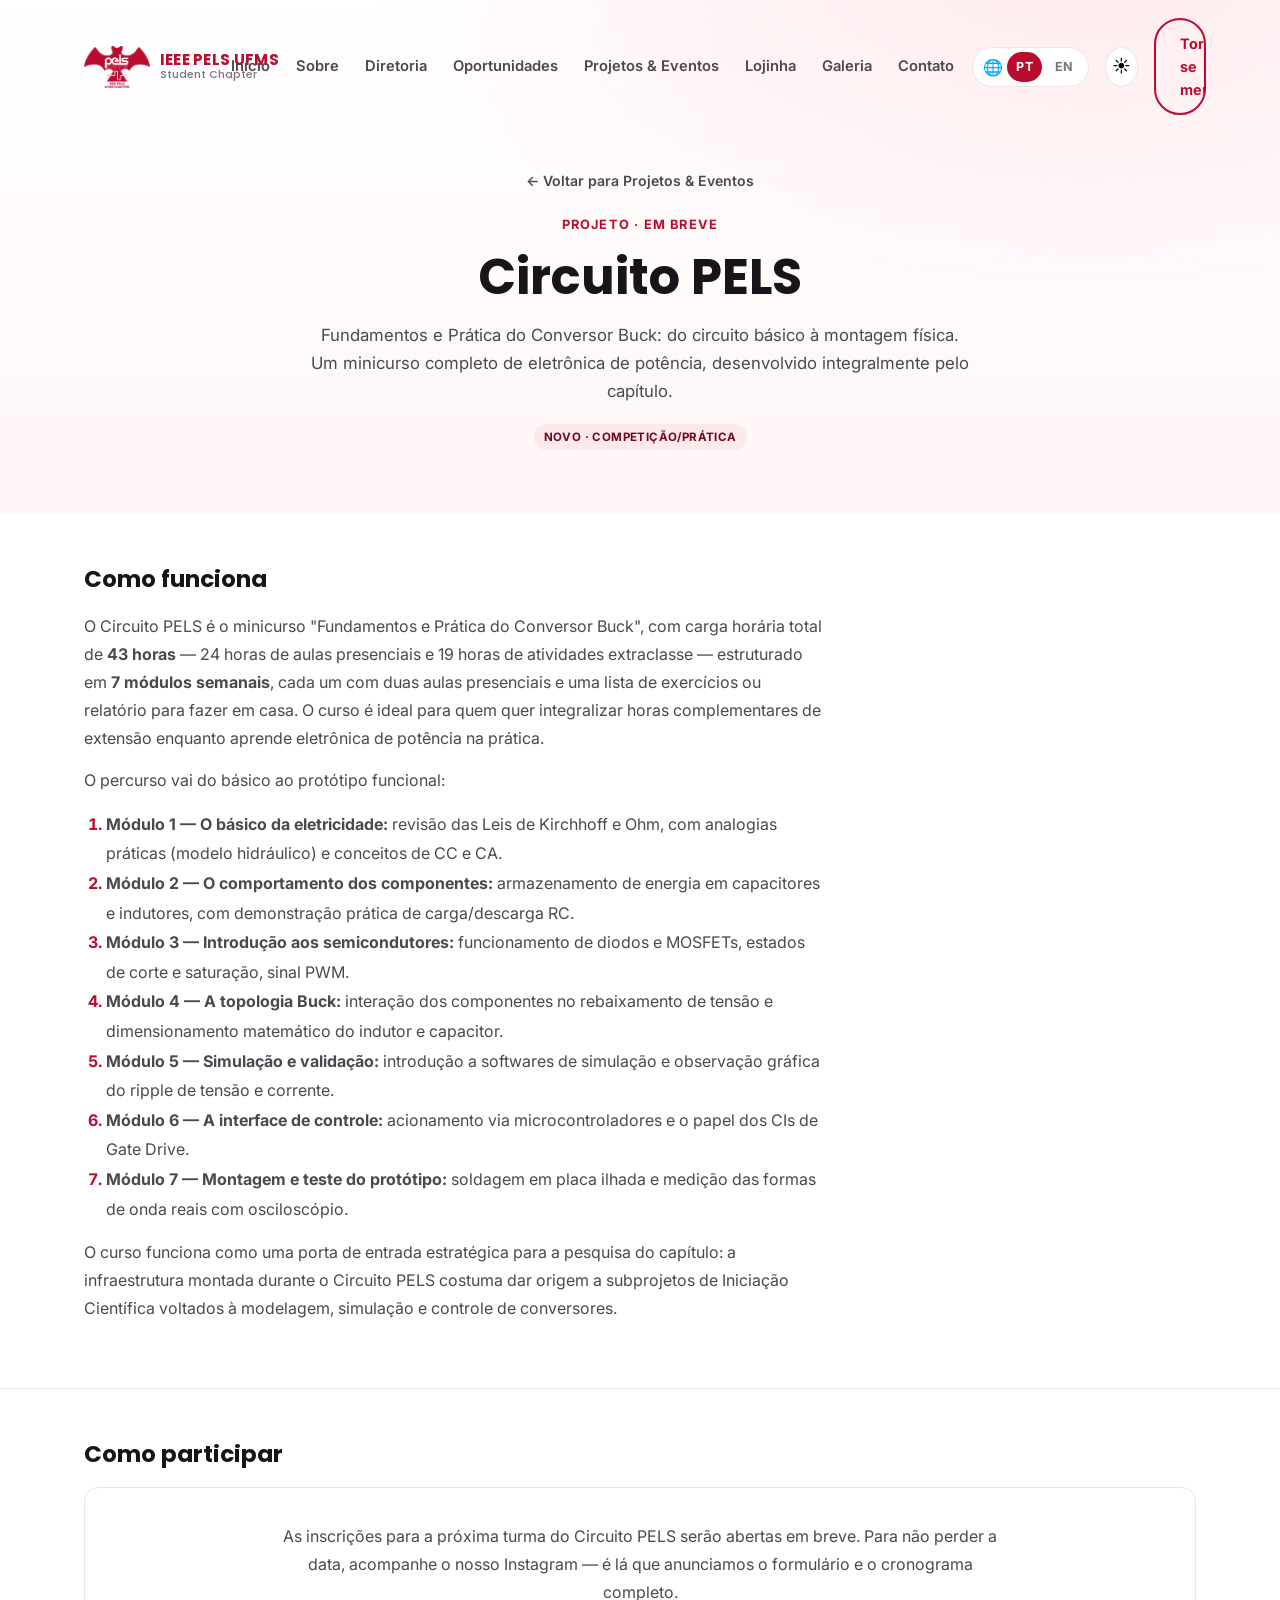
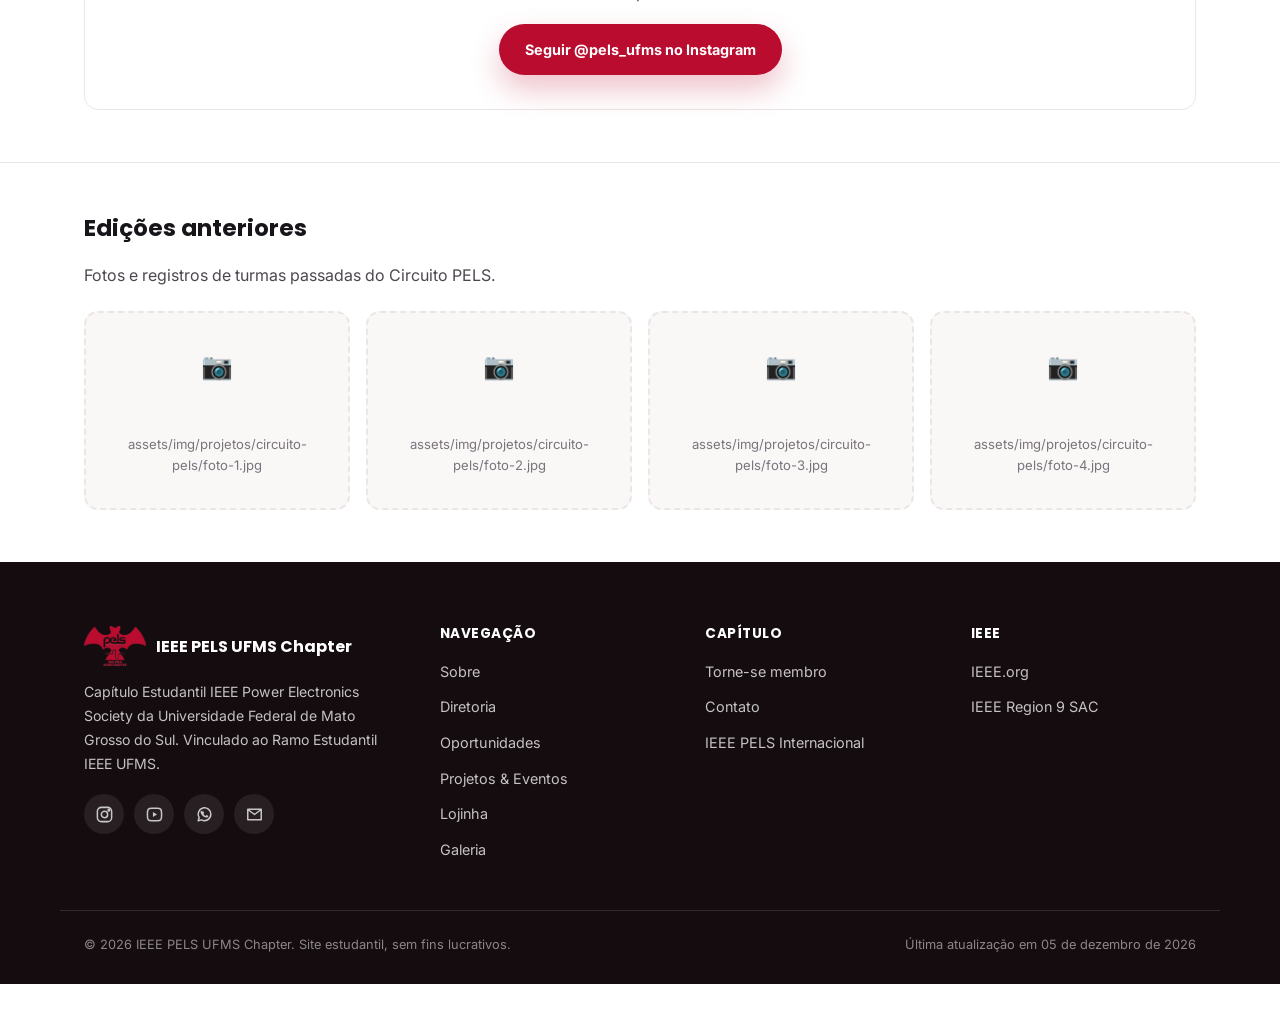
<file: projetos/circuito-pels.html>
<!DOCTYPE html>
<html lang="pt-BR">
<head>
<meta charset="UTF-8">
<meta name="viewport" content="width=device-width, initial-scale=1.0">
<title>Circuito PELS — IEEE PELS UFMS Chapter</title>
<meta name="description" content="Circuito PELS: minicurso prático de eletrônica de potência do Capítulo Estudantil IEEE PELS UFMS, do circuito básico à montagem física de um conversor Buck.">
<link rel="icon" type="image/png" sizes="32x32" href="../assets/img/favicon-32.png">
<link rel="icon" type="image/png" sizes="192x192" href="../assets/img/favicon-192.png">
<link rel="apple-touch-icon" href="../assets/img/favicon-192.png">
<link rel="preconnect" href="https://fonts.googleapis.com">
<link rel="preconnect" href="https://fonts.gstatic.com" crossorigin>
<link href="https://fonts.googleapis.com/css2?family=Inter:wght@400;500;600;700&family=Poppins:wght@600;700;800&display=swap" rel="stylesheet">
<link rel="stylesheet" href="../css/style.css">
<script>
  (function () {
    var stored = localStorage.getItem('pels-theme');
    var theme = stored || (window.matchMedia('(prefers-color-scheme: dark)').matches ? 'dark' : 'light');
    document.documentElement.setAttribute('data-theme', theme);

    var storedLang = localStorage.getItem('pels-lang');
    if (storedLang === 'en') document.documentElement.setAttribute('lang', 'en');
  })();
</script>
</head>
<body>

<a class="skip-link" href="#conteudo">Pular para o conteúdo</a>
<div class="scroll-progress" id="scrollProgress"></div>

<header class="site-header" id="siteHeader">
  <div class="container">
    <a href="../index.html" class="brand">
      <img src="../assets/img/logo.png" alt="Logo IEEE PELS UFMS Chapter">
      <span class="brand-text">
        <strong>IEEE PELS UFMS</strong>
        <span>Student Chapter</span>
      </span>
    </a>

    <nav class="nav-desktop" aria-label="Navegação principal">
      <a href="../index.html#inicio"><span class="i18n-pt">Início</span><span class="i18n-en" lang="en">Home</span></a>
      <a href="../index.html#sobre"><span class="i18n-pt">Sobre</span><span class="i18n-en" lang="en">About</span></a>
      <a href="../index.html#diretoria"><span class="i18n-pt">Diretoria</span><span class="i18n-en" lang="en">Board</span></a>
      <a href="../index.html#oportunidades"><span class="i18n-pt">Oportunidades</span><span class="i18n-en" lang="en">Opportunities</span></a>
      <a href="../index.html#projetos"><span class="i18n-pt">Projetos &amp; Eventos</span><span class="i18n-en" lang="en">Projects &amp; Events</span></a>
      <a href="../index.html#loja"><span class="i18n-pt">Lojinha</span><span class="i18n-en" lang="en">Shop</span></a>
      <a href="../index.html#galeria"><span class="i18n-pt">Galeria</span><span class="i18n-en" lang="en">Gallery</span></a>
      <a href="../index.html#contato"><span class="i18n-pt">Contato</span><span class="i18n-en" lang="en">Contact</span></a>
    </nav>

    <div class="lang-toggle" role="group" aria-label="Idioma do site / Site language">
      <span class="lang-toggle-icon" aria-hidden="true">🌐</span>
      <button type="button" class="lang-btn" data-lang-btn="pt" aria-pressed="true">PT</button>
      <button type="button" class="lang-btn" data-lang-btn="en" aria-pressed="false">EN</button>
    </div>

    <button class="theme-toggle" id="themeToggle" type="button" aria-label="Alternar tema claro/escuro" aria-pressed="false">
      <span class="theme-icon theme-icon-sun" aria-hidden="true">☀️</span>
      <span class="theme-icon theme-icon-moon" aria-hidden="true">🌙</span>
    </button>

    <a href="../index.html#membros" class="btn btn-outline"><span class="i18n-pt">Torne-se membro</span><span class="i18n-en" lang="en">Become a member</span></a>

    <button class="nav-toggle" id="navToggle" aria-label="Abrir menu" aria-expanded="false" aria-controls="navMobile">
      <span></span>
    </button>
  </div>
</header>

<nav class="nav-mobile" id="navMobile" aria-label="Navegação mobile">
  <a href="../index.html#inicio"><span class="i18n-pt">Início</span><span class="i18n-en" lang="en">Home</span></a>
  <a href="../index.html#sobre"><span class="i18n-pt">Sobre</span><span class="i18n-en" lang="en">About</span></a>
  <a href="../index.html#diretoria"><span class="i18n-pt">Diretoria</span><span class="i18n-en" lang="en">Board</span></a>
  <a href="../index.html#oportunidades"><span class="i18n-pt">Oportunidades</span><span class="i18n-en" lang="en">Opportunities</span></a>
  <a href="../index.html#projetos"><span class="i18n-pt">Projetos &amp; Eventos</span><span class="i18n-en" lang="en">Projects &amp; Events</span></a>
  <a href="../index.html#loja"><span class="i18n-pt">Lojinha</span><span class="i18n-en" lang="en">Shop</span></a>
  <a href="../index.html#galeria"><span class="i18n-pt">Galeria</span><span class="i18n-en" lang="en">Gallery</span></a>
  <a href="../index.html#contato"><span class="i18n-pt">Contato</span><span class="i18n-en" lang="en">Contact</span></a>
  <a href="../index.html#membros" class="btn btn-primary"><span class="i18n-pt">Torne-se membro</span><span class="i18n-en" lang="en">Become a member</span></a>
  <div class="lang-toggle lang-toggle-mobile" role="group" aria-label="Idioma do site / Site language">
    <span class="lang-toggle-icon" aria-hidden="true">🌐</span>
    <button type="button" class="lang-btn" data-lang-btn="pt" aria-pressed="true">PT</button>
    <button type="button" class="lang-btn" data-lang-btn="en" aria-pressed="false">EN</button>
  </div>
  <button class="theme-toggle theme-toggle-mobile" id="themeToggleMobile" type="button" aria-label="Alternar tema claro/escuro" aria-pressed="false">
    <span class="theme-icon theme-icon-sun" aria-hidden="true">☀️</span>
    <span class="theme-icon theme-icon-moon" aria-hidden="true">🌙</span>
    <span class="theme-toggle-label" id="themeToggleLabel">Tema escuro</span>
  </button>
</nav>

<main id="conteudo">

  <section class="page-hero">
    <div class="container">
      <a href="../index.html#projetos" class="page-back"><span class="i18n-pt">← Voltar para Projetos &amp; Eventos</span><span class="i18n-en" lang="en">← Back to Projects &amp; Events</span></a>
      <span class="kicker i18n-pt">Projeto · Em breve</span>
      <span class="kicker i18n-en" lang="en">Project · Coming soon</span>
      <h1>Circuito PELS</h1>
      <p class="page-lead i18n-pt">Fundamentos e Prática do Conversor Buck: do circuito básico à montagem física. Um minicurso completo de eletrônica de potência, desenvolvido integralmente pelo capítulo.</p>
      <p class="page-lead i18n-en" lang="en">Fundamentals and Practice of the Buck Converter: from the basic circuit to physical assembly. A complete power electronics short course, developed entirely by the chapter.</p>
      <span class="opp-tag i18n-pt">Novo · Competição/Prática</span>
      <span class="opp-tag i18n-en" lang="en">New · Competition/Hands-on</span>
    </div>
  </section>

  <section class="page-section">
    <div class="container">
      <h2 class="i18n-pt">Como funciona</h2>
      <h2 class="i18n-en" lang="en">How it works</h2>
      <p class="i18n-pt">
        O Circuito PELS é o minicurso "Fundamentos e Prática do Conversor Buck", com carga horária total de
        <strong>43 horas</strong> — 24 horas de aulas presenciais e 19 horas de atividades extraclasse — estruturado
        em <strong>7 módulos semanais</strong>, cada um com duas aulas presenciais e uma lista de exercícios ou
        relatório para fazer em casa. O curso é ideal para quem quer integralizar horas complementares de extensão
        enquanto aprende eletrônica de potência na prática.
      </p>
      <p class="i18n-en" lang="en">
        Circuito PELS is the "Fundamentals and Practice of the Buck Converter" short course, with a total workload
        of <strong>43 hours</strong> — 24 hours of in-person classes and 19 hours of extra-class activities —
        structured into <strong>7 weekly modules</strong>, each with two in-person classes and a set of exercises
        or a take-home report. The course is ideal for anyone wanting to earn extension credit hours while learning
        power electronics hands-on.
      </p>
      <p class="i18n-pt">O percurso vai do básico ao protótipo funcional:</p>
      <p class="i18n-en" lang="en">The path goes from the basics to a working prototype:</p>
      <ol class="i18n-pt">
        <li><strong>Módulo 1 — O básico da eletricidade:</strong> revisão das Leis de Kirchhoff e Ohm, com analogias práticas (modelo hidráulico) e conceitos de CC e CA.</li>
        <li><strong>Módulo 2 — O comportamento dos componentes:</strong> armazenamento de energia em capacitores e indutores, com demonstração prática de carga/descarga RC.</li>
        <li><strong>Módulo 3 — Introdução aos semicondutores:</strong> funcionamento de diodos e MOSFETs, estados de corte e saturação, sinal PWM.</li>
        <li><strong>Módulo 4 — A topologia Buck:</strong> interação dos componentes no rebaixamento de tensão e dimensionamento matemático do indutor e capacitor.</li>
        <li><strong>Módulo 5 — Simulação e validação:</strong> introdução a softwares de simulação e observação gráfica do ripple de tensão e corrente.</li>
        <li><strong>Módulo 6 — A interface de controle:</strong> acionamento via microcontroladores e o papel dos CIs de Gate Drive.</li>
        <li><strong>Módulo 7 — Montagem e teste do protótipo:</strong> soldagem em placa ilhada e medição das formas de onda reais com osciloscópio.</li>
      </ol>
      <ol class="i18n-en" lang="en">
        <li><strong>Module 1 — Electricity basics:</strong> review of Kirchhoff's and Ohm's laws, with hands-on analogies (hydraulic model) and DC/AC concepts.</li>
        <li><strong>Module 2 — Component behavior:</strong> energy storage in capacitors and inductors, with hands-on RC charge/discharge demonstrations.</li>
        <li><strong>Module 3 — Introduction to semiconductors:</strong> how diodes and MOSFETs work, cutoff and saturation states, PWM signal.</li>
        <li><strong>Module 4 — The Buck topology:</strong> how components interact to step down voltage, and the mathematical sizing of the inductor and capacitor.</li>
        <li><strong>Module 5 — Simulation and validation:</strong> introduction to simulation software and graphical observation of voltage and current ripple.</li>
        <li><strong>Module 6 — The control interface:</strong> driving via microcontrollers and the role of Gate Drive ICs.</li>
        <li><strong>Module 7 — Assembly and prototype testing:</strong> soldering on perfboard and measuring real waveforms with an oscilloscope.</li>
      </ol>
      <p class="i18n-pt">
        O curso funciona como uma porta de entrada estratégica para a pesquisa do capítulo: a infraestrutura montada
        durante o Circuito PELS costuma dar origem a subprojetos de Iniciação Científica voltados à modelagem,
        simulação e controle de conversores.
      </p>
      <p class="i18n-en" lang="en">
        The course works as a strategic gateway into the chapter's research: the infrastructure built during
        Circuito PELS often gives rise to undergraduate research subprojects focused on converter modeling,
        simulation and control.
      </p>
    </div>
  </section>

  <section class="page-section">
    <div class="container">
      <h2 class="i18n-pt">Como participar</h2>
      <h2 class="i18n-en" lang="en">How to join</h2>
      <div class="page-cta">
        <p class="i18n-pt">As inscrições para a próxima turma do Circuito PELS serão abertas em breve. Para não perder a data,
          acompanhe o nosso Instagram — é lá que anunciamos o formulário e o cronograma completo.</p>
        <p class="i18n-en" lang="en">Enrollment for the next Circuito PELS class will open soon. To not miss the
          date, follow our Instagram — that's where we announce the form and the full schedule.</p>
        <a href="https://www.instagram.com/pels_ufms/" target="_blank" rel="noopener" class="btn btn-primary"><span class="i18n-pt">Seguir @pels_ufms no Instagram</span><span class="i18n-en" lang="en">Follow @pels_ufms on Instagram</span></a>
      </div>
    </div>
  </section>

  <section class="page-section">
    <div class="container">
      <h2 class="i18n-pt">Edições anteriores</h2>
      <h2 class="i18n-en" lang="en">Past editions</h2>
      <p class="i18n-pt">Fotos e registros de turmas passadas do Circuito PELS.</p>
      <p class="i18n-en" lang="en">Photos and records of past Circuito PELS classes.</p>
      <!-- Fotos: substituir os placeholders abaixo por <img src="../assets/img/projetos/circuito-pels/foto-N.jpg" alt="..."> -->
      <div class="photo-placeholder-grid">
        <div class="photo-placeholder"><span>📷</span><span>assets/img/projetos/circuito-pels/foto-1.jpg</span></div>
        <div class="photo-placeholder"><span>📷</span><span>assets/img/projetos/circuito-pels/foto-2.jpg</span></div>
        <div class="photo-placeholder"><span>📷</span><span>assets/img/projetos/circuito-pels/foto-3.jpg</span></div>
        <div class="photo-placeholder"><span>📷</span><span>assets/img/projetos/circuito-pels/foto-4.jpg</span></div>
      </div>
    </div>
  </section>

</main>

<footer class="site-footer">
  <div class="container footer-grid">
    <div>
      <div class="footer-brand">
        <img src="../assets/img/logo.png" alt="Logo IEEE PELS UFMS">
        <strong>IEEE PELS UFMS Chapter</strong>
      </div>
      <p class="i18n-pt">Capítulo Estudantil IEEE Power Electronics Society da Universidade Federal de Mato Grosso do
        Sul. Vinculado ao Ramo Estudantil IEEE UFMS.</p>
      <p class="i18n-en" lang="en">IEEE Power Electronics Society Student Chapter at the Federal University of
        Mato Grosso do Sul. Affiliated with the IEEE UFMS Student Branch.</p>
      <div class="social-row">
        <a href="https://www.instagram.com/pels_ufms/" target="_blank" rel="noopener" aria-label="Instagram"><svg viewBox="0 0 24 24"><rect x="3" y="3" width="18" height="18" rx="5"/><circle cx="12" cy="12" r="4"/><circle cx="17.5" cy="6.5" r="1"/></svg></a>
        <a href="https://youtube.com/@pelsufms8757" target="_blank" rel="noopener" aria-label="YouTube"><svg viewBox="0 0 24 24"><path d="M21 12c0 3.5-.4 5.7-1.1 6.7-.7.9-2.2 1.3-4.8 1.3H8.9c-2.6 0-4.1-.4-4.8-1.3C3.4 17.7 3 15.5 3 12s.4-5.7 1.1-6.7C4.8 4.4 6.3 4 8.9 4h6.2c2.6 0 4.1.4 4.8 1.3.7 1 1.1 3.2 1.1 6.7Z"/><path d="m10 8.8 5.3 3.2-5.3 3.2Z" class="fill"/></svg></a>
        <a href="https://chat.whatsapp.com/J5uKCY3uAXA0diFgOtXQ81" target="_blank" rel="noopener" aria-label="WhatsApp"><svg viewBox="0 0 24 24"><path d="M20 11.8a8 8 0 0 1-11.8 7L4 20l1.3-4.1A8 8 0 1 1 20 11.8Z"/><path d="M9.1 8.3c.2-.4.3-.4.6-.4h.5c.1 0 .3 0 .4.3l.8 1.9c.1.2.1.3 0 .5l-.4.5c-.2.2-.3.3-.1.6.2.4.9 1.4 2 1.9.3.2.5.2.7 0l.7-.8c.2-.2.3-.2.5-.1l1.7.8c.3.1.4.2.4.4 0 .2-.1 1-.6 1.4-.5.5-1.2.6-1.5.6-.4 0-1.5-.1-3.1-.8a10.7 10.7 0 0 1-3.5-3.1c-.9-1.2-1.2-2.3-1.2-3.1 0-.8.4-1.3.7-1.7Z" class="fill"/></svg></a>
        <a href="mailto:pelsufms@gmail.com" aria-label="E-mail"><svg viewBox="0 0 24 24"><path d="M3.5 5.5h17v13h-17zM4 6l8 6 8-6"/></svg></a>
      </div>
    </div>

    <div class="footer-col">
      <h4><span class="i18n-pt">Navegação</span><span class="i18n-en" lang="en">Navigation</span></h4>
      <ul>
        <li><a href="../index.html#sobre"><span class="i18n-pt">Sobre</span><span class="i18n-en" lang="en">About</span></a></li>
        <li><a href="../index.html#diretoria"><span class="i18n-pt">Diretoria</span><span class="i18n-en" lang="en">Board</span></a></li>
        <li><a href="../index.html#oportunidades"><span class="i18n-pt">Oportunidades</span><span class="i18n-en" lang="en">Opportunities</span></a></li>
        <li><a href="../index.html#projetos"><span class="i18n-pt">Projetos &amp; Eventos</span><span class="i18n-en" lang="en">Projects &amp; Events</span></a></li>
        <li><a href="../index.html#loja"><span class="i18n-pt">Lojinha</span><span class="i18n-en" lang="en">Shop</span></a></li>
        <li><a href="../index.html#galeria"><span class="i18n-pt">Galeria</span><span class="i18n-en" lang="en">Gallery</span></a></li>
      </ul>
    </div>

    <div class="footer-col">
      <h4><span class="i18n-pt">Capítulo</span><span class="i18n-en" lang="en">Chapter</span></h4>
      <ul>
        <li><a href="../index.html#membros"><span class="i18n-pt">Torne-se membro</span><span class="i18n-en" lang="en">Become a member</span></a></li>
        <li><a href="../index.html#contato"><span class="i18n-pt">Contato</span><span class="i18n-en" lang="en">Contact</span></a></li>
        <li><a href="https://www.ieee-pels.org" target="_blank" rel="noopener"><span class="i18n-pt">IEEE PELS Internacional</span><span class="i18n-en" lang="en">IEEE PELS International</span></a></li>
      </ul>
    </div>

    <div class="footer-col">
      <h4>IEEE</h4>
      <ul>
        <li><a href="https://www.ieee.org" target="_blank" rel="noopener">IEEE.org</a></li>
        <li><a href="https://r9.ieee.org/sac" target="_blank" rel="noopener">IEEE Region 9 SAC</a></li>
      </ul>
    </div>
  </div>

  <div class="container footer-bottom">
    <span><span class="i18n-pt">© <span id="year"></span> IEEE PELS UFMS Chapter. Site estudantil, sem fins lucrativos.</span><span class="i18n-en" lang="en">© <span id="yearEn"></span> IEEE PELS UFMS Chapter. Student-run, non-profit website.</span></span>
    <span class="footer-updated"><span class="i18n-pt">Última atualização em <span id="lastUpdated">—</span></span><span class="i18n-en" lang="en">Last updated on <span id="lastUpdatedEn">—</span></span></span>
  </div>
</footer>

<button class="back-to-top" id="backToTop" aria-label="Voltar ao topo">↑</button>

<script src="../js/i18n.js"></script>
<script src="../js/main.js"></script>
</body>
</html>
</file>
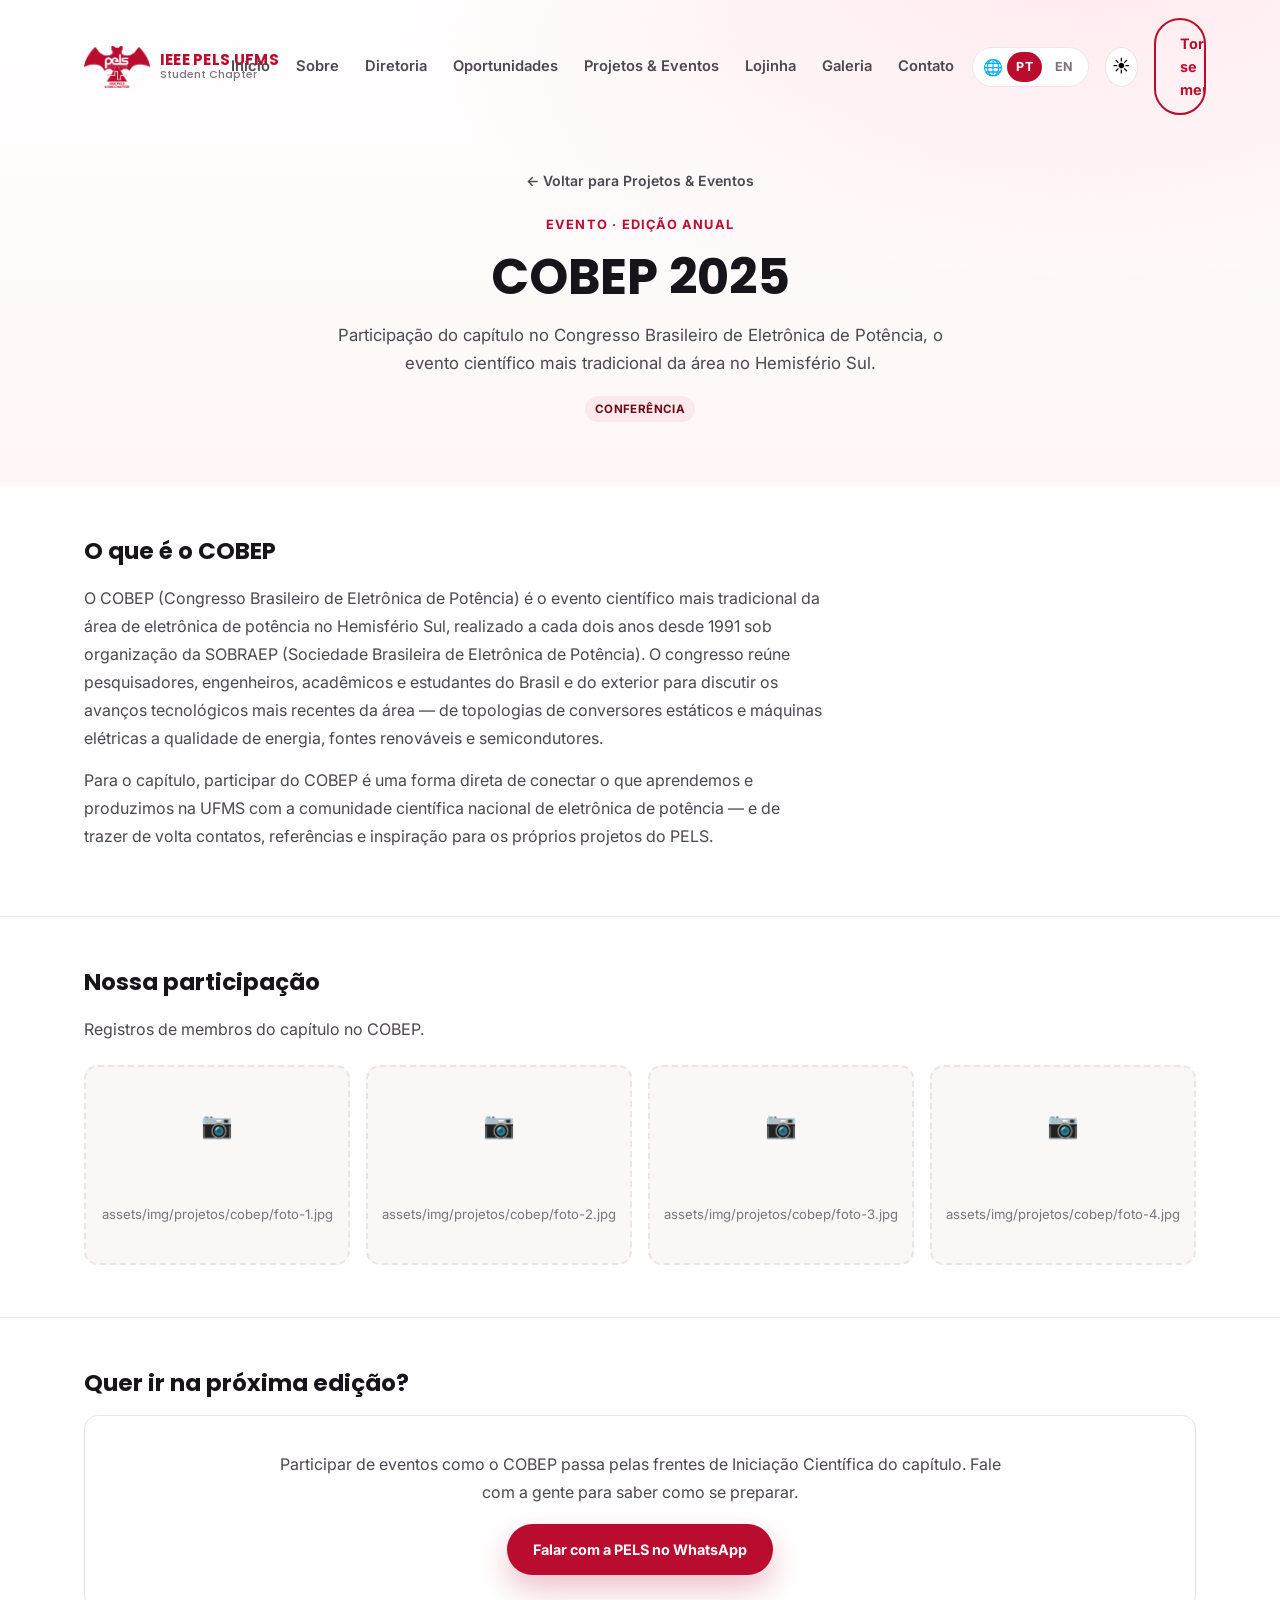
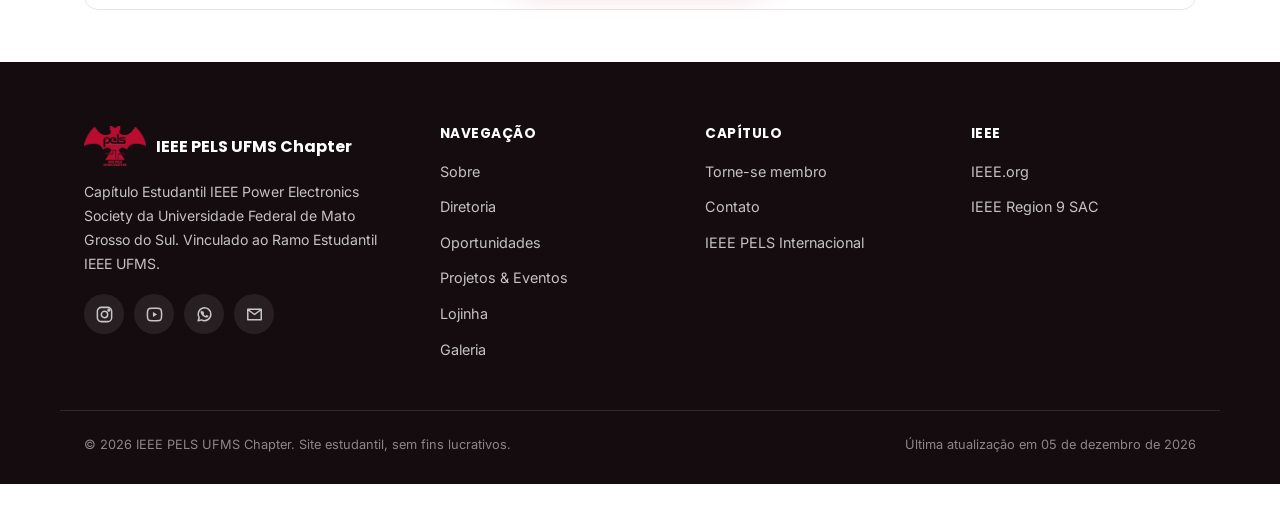
<file: projetos/cobep.html>
<!DOCTYPE html>
<html lang="pt-BR">
<head>
<meta charset="UTF-8">
<meta name="viewport" content="width=device-width, initial-scale=1.0">
<title>COBEP — IEEE PELS UFMS Chapter</title>
<meta name="description" content="COBEP: o Congresso Brasileiro de Eletrônica de Potência e a participação do Capítulo Estudantil IEEE PELS UFMS no principal evento científico da área no Brasil.">
<link rel="icon" type="image/png" sizes="32x32" href="../assets/img/favicon-32.png">
<link rel="icon" type="image/png" sizes="192x192" href="../assets/img/favicon-192.png">
<link rel="apple-touch-icon" href="../assets/img/favicon-192.png">
<link rel="preconnect" href="https://fonts.googleapis.com">
<link rel="preconnect" href="https://fonts.gstatic.com" crossorigin>
<link href="https://fonts.googleapis.com/css2?family=Inter:wght@400;500;600;700&family=Poppins:wght@600;700;800&display=swap" rel="stylesheet">
<link rel="stylesheet" href="../css/style.css">
<script>
  (function () {
    var stored = localStorage.getItem('pels-theme');
    var theme = stored || (window.matchMedia('(prefers-color-scheme: dark)').matches ? 'dark' : 'light');
    document.documentElement.setAttribute('data-theme', theme);

    var storedLang = localStorage.getItem('pels-lang');
    if (storedLang === 'en') document.documentElement.setAttribute('lang', 'en');
  })();
</script>
</head>
<body>

<a class="skip-link" href="#conteudo">Pular para o conteúdo</a>
<div class="scroll-progress" id="scrollProgress"></div>

<header class="site-header" id="siteHeader">
  <div class="container">
    <a href="../index.html" class="brand">
      <img src="../assets/img/logo.png" alt="Logo IEEE PELS UFMS Chapter">
      <span class="brand-text">
        <strong>IEEE PELS UFMS</strong>
        <span>Student Chapter</span>
      </span>
    </a>

    <nav class="nav-desktop" aria-label="Navegação principal">
      <a href="../index.html#inicio"><span class="i18n-pt">Início</span><span class="i18n-en" lang="en">Home</span></a>
      <a href="../index.html#sobre"><span class="i18n-pt">Sobre</span><span class="i18n-en" lang="en">About</span></a>
      <a href="../index.html#diretoria"><span class="i18n-pt">Diretoria</span><span class="i18n-en" lang="en">Board</span></a>
      <a href="../index.html#oportunidades"><span class="i18n-pt">Oportunidades</span><span class="i18n-en" lang="en">Opportunities</span></a>
      <a href="../index.html#projetos"><span class="i18n-pt">Projetos &amp; Eventos</span><span class="i18n-en" lang="en">Projects &amp; Events</span></a>
      <a href="../index.html#loja"><span class="i18n-pt">Lojinha</span><span class="i18n-en" lang="en">Shop</span></a>
      <a href="../index.html#galeria"><span class="i18n-pt">Galeria</span><span class="i18n-en" lang="en">Gallery</span></a>
      <a href="../index.html#contato"><span class="i18n-pt">Contato</span><span class="i18n-en" lang="en">Contact</span></a>
    </nav>

    <div class="lang-toggle" role="group" aria-label="Idioma do site / Site language">
      <span class="lang-toggle-icon" aria-hidden="true">🌐</span>
      <button type="button" class="lang-btn" data-lang-btn="pt" aria-pressed="true">PT</button>
      <button type="button" class="lang-btn" data-lang-btn="en" aria-pressed="false">EN</button>
    </div>

    <button class="theme-toggle" id="themeToggle" type="button" aria-label="Alternar tema claro/escuro" aria-pressed="false">
      <span class="theme-icon theme-icon-sun" aria-hidden="true">☀️</span>
      <span class="theme-icon theme-icon-moon" aria-hidden="true">🌙</span>
    </button>

    <a href="../index.html#membros" class="btn btn-outline"><span class="i18n-pt">Torne-se membro</span><span class="i18n-en" lang="en">Become a member</span></a>

    <button class="nav-toggle" id="navToggle" aria-label="Abrir menu" aria-expanded="false" aria-controls="navMobile">
      <span></span>
    </button>
  </div>
</header>

<nav class="nav-mobile" id="navMobile" aria-label="Navegação mobile">
  <a href="../index.html#inicio"><span class="i18n-pt">Início</span><span class="i18n-en" lang="en">Home</span></a>
  <a href="../index.html#sobre"><span class="i18n-pt">Sobre</span><span class="i18n-en" lang="en">About</span></a>
  <a href="../index.html#diretoria"><span class="i18n-pt">Diretoria</span><span class="i18n-en" lang="en">Board</span></a>
  <a href="../index.html#oportunidades"><span class="i18n-pt">Oportunidades</span><span class="i18n-en" lang="en">Opportunities</span></a>
  <a href="../index.html#projetos"><span class="i18n-pt">Projetos &amp; Eventos</span><span class="i18n-en" lang="en">Projects &amp; Events</span></a>
  <a href="../index.html#loja"><span class="i18n-pt">Lojinha</span><span class="i18n-en" lang="en">Shop</span></a>
  <a href="../index.html#galeria"><span class="i18n-pt">Galeria</span><span class="i18n-en" lang="en">Gallery</span></a>
  <a href="../index.html#contato"><span class="i18n-pt">Contato</span><span class="i18n-en" lang="en">Contact</span></a>
  <a href="../index.html#membros" class="btn btn-primary"><span class="i18n-pt">Torne-se membro</span><span class="i18n-en" lang="en">Become a member</span></a>
  <div class="lang-toggle lang-toggle-mobile" role="group" aria-label="Idioma do site / Site language">
    <span class="lang-toggle-icon" aria-hidden="true">🌐</span>
    <button type="button" class="lang-btn" data-lang-btn="pt" aria-pressed="true">PT</button>
    <button type="button" class="lang-btn" data-lang-btn="en" aria-pressed="false">EN</button>
  </div>
  <button class="theme-toggle theme-toggle-mobile" id="themeToggleMobile" type="button" aria-label="Alternar tema claro/escuro" aria-pressed="false">
    <span class="theme-icon theme-icon-sun" aria-hidden="true">☀️</span>
    <span class="theme-icon theme-icon-moon" aria-hidden="true">🌙</span>
    <span class="theme-toggle-label" id="themeToggleLabel">Tema escuro</span>
  </button>
</nav>

<main id="conteudo">

  <section class="page-hero">
    <div class="container">
      <a href="../index.html#projetos" class="page-back"><span class="i18n-pt">← Voltar para Projetos &amp; Eventos</span><span class="i18n-en" lang="en">← Back to Projects &amp; Events</span></a>
      <span class="kicker i18n-pt">Evento · Edição anual</span>
      <span class="kicker i18n-en" lang="en">Event · Annual edition</span>
      <h1>COBEP 2025</h1>
      <p class="page-lead i18n-pt">Participação do capítulo no Congresso Brasileiro de Eletrônica de Potência, o evento científico mais tradicional da área no Hemisfério Sul.</p>
      <p class="page-lead i18n-en" lang="en">The chapter's participation in the Brazilian Power Electronics Conference, the field's most traditional scientific event in the Southern Hemisphere.</p>
      <span class="opp-tag i18n-pt">Conferência</span>
      <span class="opp-tag i18n-en" lang="en">Conference</span>
    </div>
  </section>

  <section class="page-section">
    <div class="container">
      <h2 class="i18n-pt">O que é o COBEP</h2>
      <h2 class="i18n-en" lang="en">What COBEP is</h2>
      <p class="i18n-pt">
        O COBEP (Congresso Brasileiro de Eletrônica de Potência) é o evento científico mais tradicional da área
        de eletrônica de potência no Hemisfério Sul, realizado a cada dois anos desde 1991 sob organização da
        SOBRAEP (Sociedade Brasileira de Eletrônica de Potência). O congresso reúne pesquisadores, engenheiros,
        acadêmicos e estudantes do Brasil e do exterior para discutir os avanços tecnológicos mais recentes da
        área — de topologias de conversores estáticos e máquinas elétricas a qualidade de energia, fontes
        renováveis e semicondutores.
      </p>
      <p class="i18n-en" lang="en">
        COBEP (the Brazilian Power Electronics Conference) is the most traditional scientific event in power
        electronics in the Southern Hemisphere, held every two years since 1991 by SOBRAEP (the Brazilian Power
        Electronics Society). The conference brings together researchers, engineers, academics and students
        from Brazil and abroad to discuss the field's latest technological advances — from static converter
        topologies and electrical machines to power quality, renewable sources and semiconductors.
      </p>
      <p class="i18n-pt">
        Para o capítulo, participar do COBEP é uma forma direta de conectar o que aprendemos e produzimos na
        UFMS com a comunidade científica nacional de eletrônica de potência — e de trazer de volta contatos,
        referências e inspiração para os próprios projetos do PELS.
      </p>
      <p class="i18n-en" lang="en">
        For the chapter, taking part in COBEP is a direct way to connect what we learn and produce at UFMS with
        the national power electronics scientific community — and to bring back contacts, references and
        inspiration for PELS's own projects.
      </p>
    </div>
  </section>

  <section class="page-section">
    <div class="container">
      <h2 class="i18n-pt">Nossa participação</h2>
      <h2 class="i18n-en" lang="en">Our participation</h2>
      <p class="i18n-pt">Registros de membros do capítulo no COBEP.</p>
      <p class="i18n-en" lang="en">Records of chapter members at COBEP.</p>
      <!-- Fotos: substituir os placeholders abaixo por <img src="../assets/img/projetos/cobep/foto-N.jpg" alt="..."> -->
      <div class="photo-placeholder-grid">
        <div class="photo-placeholder"><span>📷</span><span>assets/img/projetos/cobep/foto-1.jpg</span></div>
        <div class="photo-placeholder"><span>📷</span><span>assets/img/projetos/cobep/foto-2.jpg</span></div>
        <div class="photo-placeholder"><span>📷</span><span>assets/img/projetos/cobep/foto-3.jpg</span></div>
        <div class="photo-placeholder"><span>📷</span><span>assets/img/projetos/cobep/foto-4.jpg</span></div>
      </div>
    </div>
  </section>

  <section class="page-section">
    <div class="container">
      <h2 class="i18n-pt">Quer ir na próxima edição?</h2>
      <h2 class="i18n-en" lang="en">Want to go to the next edition?</h2>
      <div class="page-cta">
        <p class="i18n-pt">Participar de eventos como o COBEP passa pelas frentes de Iniciação Científica do capítulo. Fale com a
          gente para saber como se preparar.</p>
        <p class="i18n-en" lang="en">Taking part in events like COBEP happens through the chapter's undergraduate
          research fronts. Talk to us to find out how to prepare.</p>
        <a href="https://chat.whatsapp.com/J5uKCY3uAXA0diFgOtXQ81" target="_blank" rel="noopener" class="btn btn-primary"><span class="i18n-pt">Falar com a PELS no WhatsApp</span><span class="i18n-en" lang="en">Talk to PELS on WhatsApp</span></a>
      </div>
    </div>
  </section>

</main>

<footer class="site-footer">
  <div class="container footer-grid">
    <div>
      <div class="footer-brand">
        <img src="../assets/img/logo.png" alt="Logo IEEE PELS UFMS">
        <strong>IEEE PELS UFMS Chapter</strong>
      </div>
      <p class="i18n-pt">Capítulo Estudantil IEEE Power Electronics Society da Universidade Federal de Mato Grosso do
        Sul. Vinculado ao Ramo Estudantil IEEE UFMS.</p>
      <p class="i18n-en" lang="en">IEEE Power Electronics Society Student Chapter at the Federal University of
        Mato Grosso do Sul. Affiliated with the IEEE UFMS Student Branch.</p>
      <div class="social-row">
        <a href="https://www.instagram.com/pels_ufms/" target="_blank" rel="noopener" aria-label="Instagram"><svg viewBox="0 0 24 24"><rect x="3" y="3" width="18" height="18" rx="5"/><circle cx="12" cy="12" r="4"/><circle cx="17.5" cy="6.5" r="1"/></svg></a>
        <a href="https://youtube.com/@pelsufms8757" target="_blank" rel="noopener" aria-label="YouTube"><svg viewBox="0 0 24 24"><path d="M21 12c0 3.5-.4 5.7-1.1 6.7-.7.9-2.2 1.3-4.8 1.3H8.9c-2.6 0-4.1-.4-4.8-1.3C3.4 17.7 3 15.5 3 12s.4-5.7 1.1-6.7C4.8 4.4 6.3 4 8.9 4h6.2c2.6 0 4.1.4 4.8 1.3.7 1 1.1 3.2 1.1 6.7Z"/><path d="m10 8.8 5.3 3.2-5.3 3.2Z" class="fill"/></svg></a>
        <a href="https://chat.whatsapp.com/J5uKCY3uAXA0diFgOtXQ81" target="_blank" rel="noopener" aria-label="WhatsApp"><svg viewBox="0 0 24 24"><path d="M20 11.8a8 8 0 0 1-11.8 7L4 20l1.3-4.1A8 8 0 1 1 20 11.8Z"/><path d="M9.1 8.3c.2-.4.3-.4.6-.4h.5c.1 0 .3 0 .4.3l.8 1.9c.1.2.1.3 0 .5l-.4.5c-.2.2-.3.3-.1.6.2.4.9 1.4 2 1.9.3.2.5.2.7 0l.7-.8c.2-.2.3-.2.5-.1l1.7.8c.3.1.4.2.4.4 0 .2-.1 1-.6 1.4-.5.5-1.2.6-1.5.6-.4 0-1.5-.1-3.1-.8a10.7 10.7 0 0 1-3.5-3.1c-.9-1.2-1.2-2.3-1.2-3.1 0-.8.4-1.3.7-1.7Z" class="fill"/></svg></a>
        <a href="mailto:pelsufms@gmail.com" aria-label="E-mail"><svg viewBox="0 0 24 24"><path d="M3.5 5.5h17v13h-17zM4 6l8 6 8-6"/></svg></a>
      </div>
    </div>

    <div class="footer-col">
      <h4><span class="i18n-pt">Navegação</span><span class="i18n-en" lang="en">Navigation</span></h4>
      <ul>
        <li><a href="../index.html#sobre"><span class="i18n-pt">Sobre</span><span class="i18n-en" lang="en">About</span></a></li>
        <li><a href="../index.html#diretoria"><span class="i18n-pt">Diretoria</span><span class="i18n-en" lang="en">Board</span></a></li>
        <li><a href="../index.html#oportunidades"><span class="i18n-pt">Oportunidades</span><span class="i18n-en" lang="en">Opportunities</span></a></li>
        <li><a href="../index.html#projetos"><span class="i18n-pt">Projetos &amp; Eventos</span><span class="i18n-en" lang="en">Projects &amp; Events</span></a></li>
        <li><a href="../index.html#loja"><span class="i18n-pt">Lojinha</span><span class="i18n-en" lang="en">Shop</span></a></li>
        <li><a href="../index.html#galeria"><span class="i18n-pt">Galeria</span><span class="i18n-en" lang="en">Gallery</span></a></li>
      </ul>
    </div>

    <div class="footer-col">
      <h4><span class="i18n-pt">Capítulo</span><span class="i18n-en" lang="en">Chapter</span></h4>
      <ul>
        <li><a href="../index.html#membros"><span class="i18n-pt">Torne-se membro</span><span class="i18n-en" lang="en">Become a member</span></a></li>
        <li><a href="../index.html#contato"><span class="i18n-pt">Contato</span><span class="i18n-en" lang="en">Contact</span></a></li>
        <li><a href="https://www.ieee-pels.org" target="_blank" rel="noopener"><span class="i18n-pt">IEEE PELS Internacional</span><span class="i18n-en" lang="en">IEEE PELS International</span></a></li>
      </ul>
    </div>

    <div class="footer-col">
      <h4>IEEE</h4>
      <ul>
        <li><a href="https://www.ieee.org" target="_blank" rel="noopener">IEEE.org</a></li>
        <li><a href="https://r9.ieee.org/sac" target="_blank" rel="noopener">IEEE Region 9 SAC</a></li>
      </ul>
    </div>
  </div>

  <div class="container footer-bottom">
    <span><span class="i18n-pt">© <span id="year"></span> IEEE PELS UFMS Chapter. Site estudantil, sem fins lucrativos.</span><span class="i18n-en" lang="en">© <span id="yearEn"></span> IEEE PELS UFMS Chapter. Student-run, non-profit website.</span></span>
    <span class="footer-updated"><span class="i18n-pt">Última atualização em <span id="lastUpdated">—</span></span><span class="i18n-en" lang="en">Last updated on <span id="lastUpdatedEn">—</span></span></span>
  </div>
</footer>

<button class="back-to-top" id="backToTop" aria-label="Voltar ao topo">↑</button>

<script src="../js/i18n.js"></script>
<script src="../js/main.js"></script>
</body>
</html>
</file>
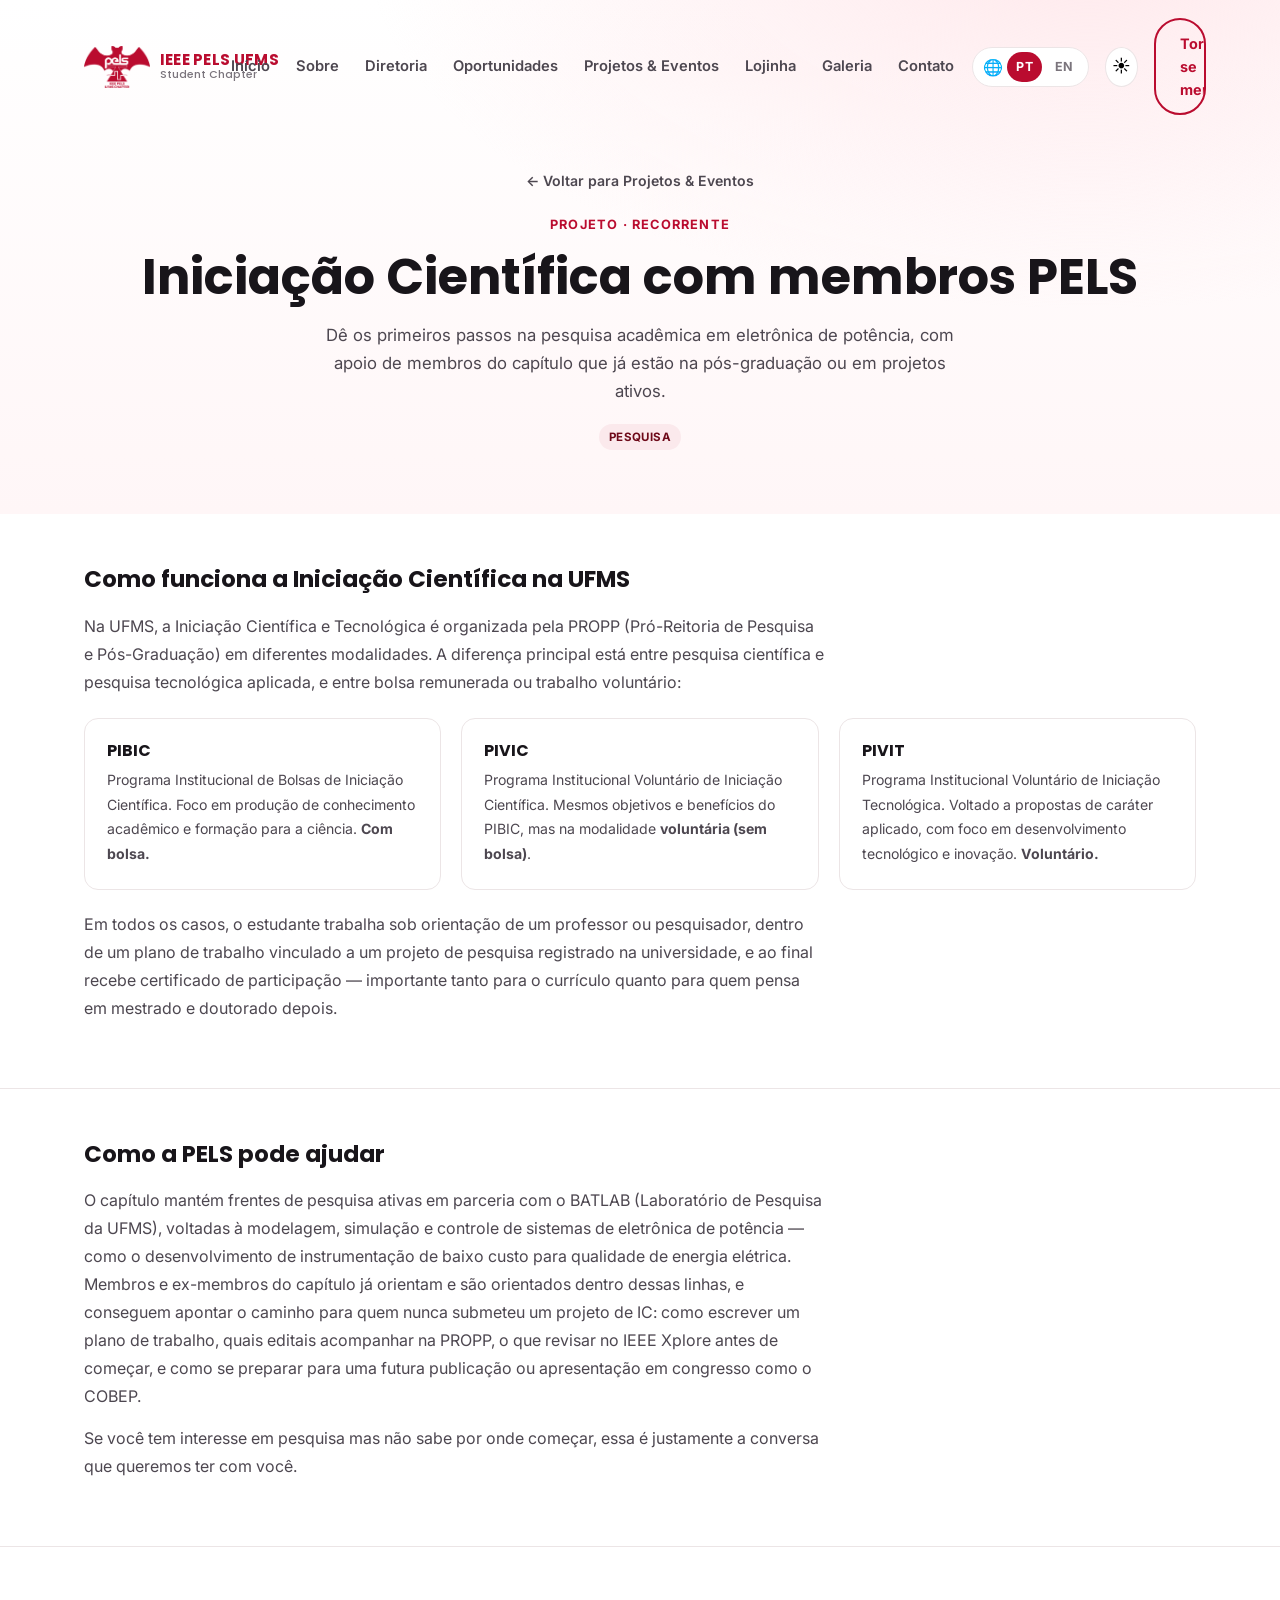
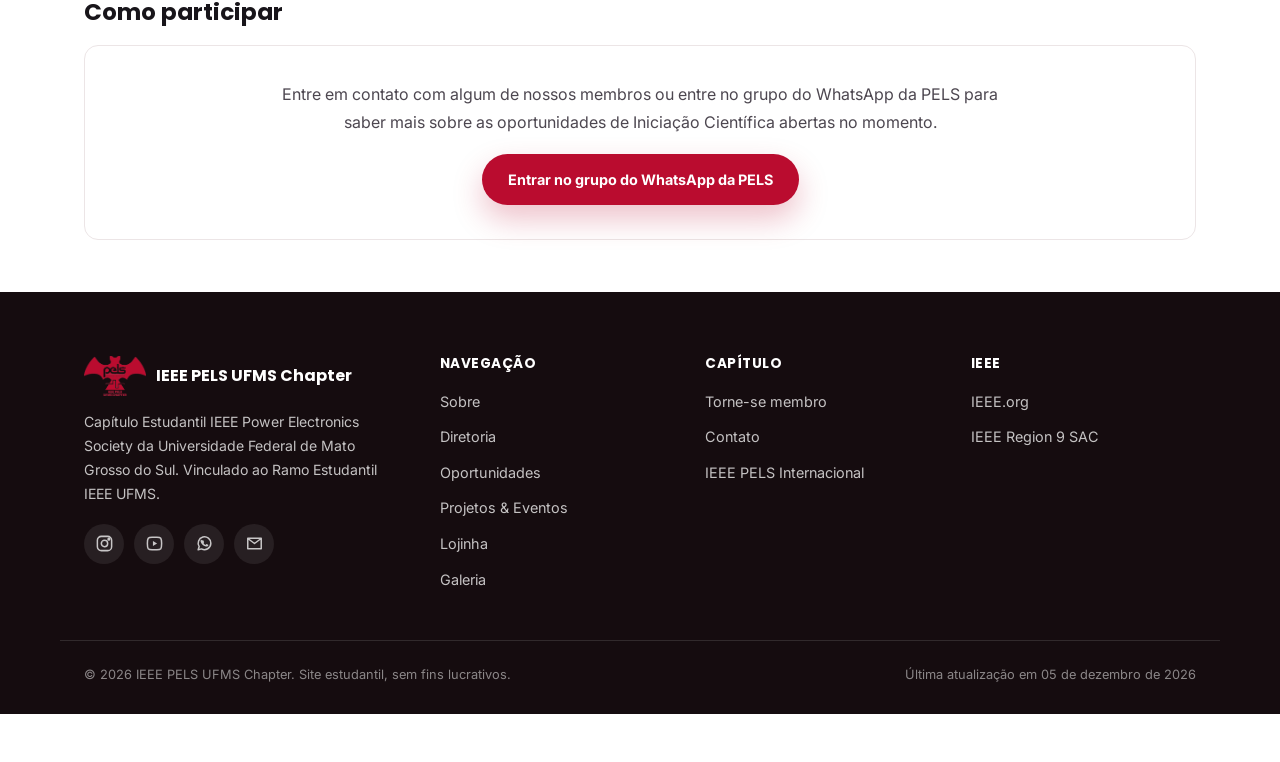
<file: projetos/iniciacao-cientifica.html>
<!DOCTYPE html>
<html lang="pt-BR">
<head>
<meta charset="UTF-8">
<meta name="viewport" content="width=device-width, initial-scale=1.0">
<title>Iniciação Científica — IEEE PELS UFMS Chapter</title>
<meta name="description" content="Como funciona a Iniciação Científica na UFMS (PIVIC, PIBIC e PIVIT) e como o Capítulo Estudantil IEEE PELS UFMS pode ajudar você a começar na pesquisa.">
<link rel="icon" type="image/png" sizes="32x32" href="../assets/img/favicon-32.png">
<link rel="icon" type="image/png" sizes="192x192" href="../assets/img/favicon-192.png">
<link rel="apple-touch-icon" href="../assets/img/favicon-192.png">
<link rel="preconnect" href="https://fonts.googleapis.com">
<link rel="preconnect" href="https://fonts.gstatic.com" crossorigin>
<link href="https://fonts.googleapis.com/css2?family=Inter:wght@400;500;600;700&family=Poppins:wght@600;700;800&display=swap" rel="stylesheet">
<link rel="stylesheet" href="../css/style.css">
<script>
  (function () {
    var stored = localStorage.getItem('pels-theme');
    var theme = stored || (window.matchMedia('(prefers-color-scheme: dark)').matches ? 'dark' : 'light');
    document.documentElement.setAttribute('data-theme', theme);

    var storedLang = localStorage.getItem('pels-lang');
    if (storedLang === 'en') document.documentElement.setAttribute('lang', 'en');
  })();
</script>
</head>
<body>

<a class="skip-link" href="#conteudo">Pular para o conteúdo</a>
<div class="scroll-progress" id="scrollProgress"></div>

<header class="site-header" id="siteHeader">
  <div class="container">
    <a href="../index.html" class="brand">
      <img src="../assets/img/logo.png" alt="Logo IEEE PELS UFMS Chapter">
      <span class="brand-text">
        <strong>IEEE PELS UFMS</strong>
        <span>Student Chapter</span>
      </span>
    </a>

    <nav class="nav-desktop" aria-label="Navegação principal">
      <a href="../index.html#inicio"><span class="i18n-pt">Início</span><span class="i18n-en" lang="en">Home</span></a>
      <a href="../index.html#sobre"><span class="i18n-pt">Sobre</span><span class="i18n-en" lang="en">About</span></a>
      <a href="../index.html#diretoria"><span class="i18n-pt">Diretoria</span><span class="i18n-en" lang="en">Board</span></a>
      <a href="../index.html#oportunidades"><span class="i18n-pt">Oportunidades</span><span class="i18n-en" lang="en">Opportunities</span></a>
      <a href="../index.html#projetos"><span class="i18n-pt">Projetos &amp; Eventos</span><span class="i18n-en" lang="en">Projects &amp; Events</span></a>
      <a href="../index.html#loja"><span class="i18n-pt">Lojinha</span><span class="i18n-en" lang="en">Shop</span></a>
      <a href="../index.html#galeria"><span class="i18n-pt">Galeria</span><span class="i18n-en" lang="en">Gallery</span></a>
      <a href="../index.html#contato"><span class="i18n-pt">Contato</span><span class="i18n-en" lang="en">Contact</span></a>
    </nav>

    <div class="lang-toggle" role="group" aria-label="Idioma do site / Site language">
      <span class="lang-toggle-icon" aria-hidden="true">🌐</span>
      <button type="button" class="lang-btn" data-lang-btn="pt" aria-pressed="true">PT</button>
      <button type="button" class="lang-btn" data-lang-btn="en" aria-pressed="false">EN</button>
    </div>

    <button class="theme-toggle" id="themeToggle" type="button" aria-label="Alternar tema claro/escuro" aria-pressed="false">
      <span class="theme-icon theme-icon-sun" aria-hidden="true">☀️</span>
      <span class="theme-icon theme-icon-moon" aria-hidden="true">🌙</span>
    </button>

    <a href="../index.html#membros" class="btn btn-outline"><span class="i18n-pt">Torne-se membro</span><span class="i18n-en" lang="en">Become a member</span></a>

    <button class="nav-toggle" id="navToggle" aria-label="Abrir menu" aria-expanded="false" aria-controls="navMobile">
      <span></span>
    </button>
  </div>
</header>

<nav class="nav-mobile" id="navMobile" aria-label="Navegação mobile">
  <a href="../index.html#inicio"><span class="i18n-pt">Início</span><span class="i18n-en" lang="en">Home</span></a>
  <a href="../index.html#sobre"><span class="i18n-pt">Sobre</span><span class="i18n-en" lang="en">About</span></a>
  <a href="../index.html#diretoria"><span class="i18n-pt">Diretoria</span><span class="i18n-en" lang="en">Board</span></a>
  <a href="../index.html#oportunidades"><span class="i18n-pt">Oportunidades</span><span class="i18n-en" lang="en">Opportunities</span></a>
  <a href="../index.html#projetos"><span class="i18n-pt">Projetos &amp; Eventos</span><span class="i18n-en" lang="en">Projects &amp; Events</span></a>
  <a href="../index.html#loja"><span class="i18n-pt">Lojinha</span><span class="i18n-en" lang="en">Shop</span></a>
  <a href="../index.html#galeria"><span class="i18n-pt">Galeria</span><span class="i18n-en" lang="en">Gallery</span></a>
  <a href="../index.html#contato"><span class="i18n-pt">Contato</span><span class="i18n-en" lang="en">Contact</span></a>
  <a href="../index.html#membros" class="btn btn-primary"><span class="i18n-pt">Torne-se membro</span><span class="i18n-en" lang="en">Become a member</span></a>
  <div class="lang-toggle lang-toggle-mobile" role="group" aria-label="Idioma do site / Site language">
    <span class="lang-toggle-icon" aria-hidden="true">🌐</span>
    <button type="button" class="lang-btn" data-lang-btn="pt" aria-pressed="true">PT</button>
    <button type="button" class="lang-btn" data-lang-btn="en" aria-pressed="false">EN</button>
  </div>
  <button class="theme-toggle theme-toggle-mobile" id="themeToggleMobile" type="button" aria-label="Alternar tema claro/escuro" aria-pressed="false">
    <span class="theme-icon theme-icon-sun" aria-hidden="true">☀️</span>
    <span class="theme-icon theme-icon-moon" aria-hidden="true">🌙</span>
    <span class="theme-toggle-label" id="themeToggleLabel">Tema escuro</span>
  </button>
</nav>

<main id="conteudo">

  <section class="page-hero">
    <div class="container">
      <a href="../index.html#projetos" class="page-back"><span class="i18n-pt">← Voltar para Projetos &amp; Eventos</span><span class="i18n-en" lang="en">← Back to Projects &amp; Events</span></a>
      <span class="kicker i18n-pt">Projeto · Recorrente</span>
      <span class="kicker i18n-en" lang="en">Project · Recurring</span>
      <h1 class="i18n-pt">Iniciação Científica com membros PELS</h1>
      <h1 class="i18n-en" lang="en">Undergraduate Research with PELS members</h1>
      <p class="page-lead i18n-pt">Dê os primeiros passos na pesquisa acadêmica em eletrônica de potência, com apoio de membros do capítulo que já estão na pós-graduação ou em projetos ativos.</p>
      <p class="page-lead i18n-en" lang="en">Take your first steps in academic research in power electronics, with support from chapter members who are already in graduate school or active projects.</p>
      <span class="opp-tag i18n-pt">Pesquisa</span>
      <span class="opp-tag i18n-en" lang="en">Research</span>
    </div>
  </section>

  <section class="page-section">
    <div class="container">
      <h2 class="i18n-pt">Como funciona a Iniciação Científica na UFMS</h2>
      <h2 class="i18n-en" lang="en">How undergraduate research works at UFMS</h2>
      <p class="i18n-pt">
        Na UFMS, a Iniciação Científica e Tecnológica é organizada pela PROPP (Pró-Reitoria de Pesquisa e
        Pós-Graduação) em diferentes modalidades. A diferença principal está entre pesquisa científica e pesquisa
        tecnológica aplicada, e entre bolsa remunerada ou trabalho voluntário:
      </p>
      <p class="i18n-en" lang="en">
        At UFMS, Scientific and Technological Undergraduate Research is organized by PROPP (the Dean's Office
        for Research and Graduate Studies) across different tracks. The main distinction is between scientific
        research and applied technological research, and between a paid scholarship or volunteer work:
      </p>
      <div class="info-cards i18n-pt">
        <div class="info-card">
          <h3>PIBIC</h3>
          <p>Programa Institucional de Bolsas de Iniciação Científica. Foco em produção de conhecimento acadêmico e formação para a ciência. <strong>Com bolsa.</strong></p>
        </div>
        <div class="info-card">
          <h3>PIVIC</h3>
          <p>Programa Institucional Voluntário de Iniciação Científica. Mesmos objetivos e benefícios do PIBIC, mas na modalidade <strong>voluntária (sem bolsa)</strong>.</p>
        </div>
        <div class="info-card">
          <h3>PIVIT</h3>
          <p>Programa Institucional Voluntário de Iniciação Tecnológica. Voltado a propostas de caráter aplicado, com foco em desenvolvimento tecnológico e inovação. <strong>Voluntário.</strong></p>
        </div>
      </div>
      <div class="info-cards i18n-en" lang="en">
        <div class="info-card">
          <h3>PIBIC</h3>
          <p>Institutional Scientific Research Scholarship Program. Focused on academic knowledge production and training for science. <strong>Paid scholarship.</strong></p>
        </div>
        <div class="info-card">
          <h3>PIVIC</h3>
          <p>Institutional Volunteer Scientific Research Program. Same goals and benefits as PIBIC, but on a <strong>volunteer (unpaid)</strong> basis.</p>
        </div>
        <div class="info-card">
          <h3>PIVIT</h3>
          <p>Institutional Volunteer Technological Research Program. Aimed at applied proposals focused on technological development and innovation. <strong>Volunteer.</strong></p>
        </div>
      </div>
      <p class="i18n-pt" style="margin-top:20px;">
        Em todos os casos, o estudante trabalha sob orientação de um professor ou pesquisador, dentro de um plano
        de trabalho vinculado a um projeto de pesquisa registrado na universidade, e ao final recebe certificado de
        participação — importante tanto para o currículo quanto para quem pensa em mestrado e doutorado depois.
      </p>
      <p class="i18n-en" lang="en" style="margin-top:20px;">
        In every track, the student works under the guidance of a professor or researcher, within a work plan
        tied to a research project registered with the university, and receives a certificate of participation
        at the end — valuable both for the résumé and for anyone considering a master's or PhD later on.
      </p>
    </div>
  </section>

  <section class="page-section">
    <div class="container">
      <h2 class="i18n-pt">Como a PELS pode ajudar</h2>
      <h2 class="i18n-en" lang="en">How PELS can help</h2>
      <p class="i18n-pt">
        O capítulo mantém frentes de pesquisa ativas em parceria com o BATLAB (Laboratório de Pesquisa da UFMS),
        voltadas à modelagem, simulação e controle de sistemas de eletrônica de potência — como o desenvolvimento
        de instrumentação de baixo custo para qualidade de energia elétrica. Membros e ex-membros do capítulo já
        orientam e são orientados dentro dessas linhas, e conseguem apontar o caminho para quem nunca submeteu um
        projeto de IC: como escrever um plano de trabalho, quais editais acompanhar na PROPP, o que revisar no
        IEEE Xplore antes de começar, e como se preparar para uma futura publicação ou apresentação em congresso
        como o COBEP.
      </p>
      <p class="i18n-en" lang="en">
        The chapter keeps active research fronts in partnership with BATLAB (UFMS's Research Laboratory), focused
        on modeling, simulation and control of power electronics systems — such as developing low-cost
        instrumentation for electrical power quality. Chapter members and alumni already mentor and are mentored
        within these lines, and can point the way for anyone who has never submitted an undergraduate research
        project: how to write a work plan, which PROPP calls to watch, what to review on IEEE Xplore before
        starting, and how to prepare for a future publication or conference presentation like COBEP.
      </p>
      <p class="i18n-pt">
        Se você tem interesse em pesquisa mas não sabe por onde começar, essa é justamente a conversa que
        queremos ter com você.
      </p>
      <p class="i18n-en" lang="en">
        If you're interested in research but don't know where to start, that's exactly the conversation we want
        to have with you.
      </p>
    </div>
  </section>

  <section class="page-section">
    <div class="container">
      <h2 class="i18n-pt">Como participar</h2>
      <h2 class="i18n-en" lang="en">How to join</h2>
      <div class="page-cta">
        <p class="i18n-pt">Entre em contato com algum de nossos membros ou entre no grupo do WhatsApp da PELS para saber mais
          sobre as oportunidades de Iniciação Científica abertas no momento.</p>
        <p class="i18n-en" lang="en">Get in touch with one of our members or join the PELS WhatsApp group to learn
          more about the undergraduate research opportunities currently open.</p>
        <a href="https://chat.whatsapp.com/J5uKCY3uAXA0diFgOtXQ81" target="_blank" rel="noopener" class="btn btn-primary"><span class="i18n-pt">Entrar no grupo do WhatsApp da PELS</span><span class="i18n-en" lang="en">Join the PELS WhatsApp group</span></a>
      </div>
    </div>
  </section>

</main>

<footer class="site-footer">
  <div class="container footer-grid">
    <div>
      <div class="footer-brand">
        <img src="../assets/img/logo.png" alt="Logo IEEE PELS UFMS">
        <strong>IEEE PELS UFMS Chapter</strong>
      </div>
      <p class="i18n-pt">Capítulo Estudantil IEEE Power Electronics Society da Universidade Federal de Mato Grosso do
        Sul. Vinculado ao Ramo Estudantil IEEE UFMS.</p>
      <p class="i18n-en" lang="en">IEEE Power Electronics Society Student Chapter at the Federal University of
        Mato Grosso do Sul. Affiliated with the IEEE UFMS Student Branch.</p>
      <div class="social-row">
        <a href="https://www.instagram.com/pels_ufms/" target="_blank" rel="noopener" aria-label="Instagram"><svg viewBox="0 0 24 24"><rect x="3" y="3" width="18" height="18" rx="5"/><circle cx="12" cy="12" r="4"/><circle cx="17.5" cy="6.5" r="1"/></svg></a>
        <a href="https://youtube.com/@pelsufms8757" target="_blank" rel="noopener" aria-label="YouTube"><svg viewBox="0 0 24 24"><path d="M21 12c0 3.5-.4 5.7-1.1 6.7-.7.9-2.2 1.3-4.8 1.3H8.9c-2.6 0-4.1-.4-4.8-1.3C3.4 17.7 3 15.5 3 12s.4-5.7 1.1-6.7C4.8 4.4 6.3 4 8.9 4h6.2c2.6 0 4.1.4 4.8 1.3.7 1 1.1 3.2 1.1 6.7Z"/><path d="m10 8.8 5.3 3.2-5.3 3.2Z" class="fill"/></svg></a>
        <a href="https://chat.whatsapp.com/J5uKCY3uAXA0diFgOtXQ81" target="_blank" rel="noopener" aria-label="WhatsApp"><svg viewBox="0 0 24 24"><path d="M20 11.8a8 8 0 0 1-11.8 7L4 20l1.3-4.1A8 8 0 1 1 20 11.8Z"/><path d="M9.1 8.3c.2-.4.3-.4.6-.4h.5c.1 0 .3 0 .4.3l.8 1.9c.1.2.1.3 0 .5l-.4.5c-.2.2-.3.3-.1.6.2.4.9 1.4 2 1.9.3.2.5.2.7 0l.7-.8c.2-.2.3-.2.5-.1l1.7.8c.3.1.4.2.4.4 0 .2-.1 1-.6 1.4-.5.5-1.2.6-1.5.6-.4 0-1.5-.1-3.1-.8a10.7 10.7 0 0 1-3.5-3.1c-.9-1.2-1.2-2.3-1.2-3.1 0-.8.4-1.3.7-1.7Z" class="fill"/></svg></a>
        <a href="mailto:pelsufms@gmail.com" aria-label="E-mail"><svg viewBox="0 0 24 24"><path d="M3.5 5.5h17v13h-17zM4 6l8 6 8-6"/></svg></a>
      </div>
    </div>

    <div class="footer-col">
      <h4><span class="i18n-pt">Navegação</span><span class="i18n-en" lang="en">Navigation</span></h4>
      <ul>
        <li><a href="../index.html#sobre"><span class="i18n-pt">Sobre</span><span class="i18n-en" lang="en">About</span></a></li>
        <li><a href="../index.html#diretoria"><span class="i18n-pt">Diretoria</span><span class="i18n-en" lang="en">Board</span></a></li>
        <li><a href="../index.html#oportunidades"><span class="i18n-pt">Oportunidades</span><span class="i18n-en" lang="en">Opportunities</span></a></li>
        <li><a href="../index.html#projetos"><span class="i18n-pt">Projetos &amp; Eventos</span><span class="i18n-en" lang="en">Projects &amp; Events</span></a></li>
        <li><a href="../index.html#loja"><span class="i18n-pt">Lojinha</span><span class="i18n-en" lang="en">Shop</span></a></li>
        <li><a href="../index.html#galeria"><span class="i18n-pt">Galeria</span><span class="i18n-en" lang="en">Gallery</span></a></li>
      </ul>
    </div>

    <div class="footer-col">
      <h4><span class="i18n-pt">Capítulo</span><span class="i18n-en" lang="en">Chapter</span></h4>
      <ul>
        <li><a href="../index.html#membros"><span class="i18n-pt">Torne-se membro</span><span class="i18n-en" lang="en">Become a member</span></a></li>
        <li><a href="../index.html#contato"><span class="i18n-pt">Contato</span><span class="i18n-en" lang="en">Contact</span></a></li>
        <li><a href="https://www.ieee-pels.org" target="_blank" rel="noopener"><span class="i18n-pt">IEEE PELS Internacional</span><span class="i18n-en" lang="en">IEEE PELS International</span></a></li>
      </ul>
    </div>

    <div class="footer-col">
      <h4>IEEE</h4>
      <ul>
        <li><a href="https://www.ieee.org" target="_blank" rel="noopener">IEEE.org</a></li>
        <li><a href="https://r9.ieee.org/sac" target="_blank" rel="noopener">IEEE Region 9 SAC</a></li>
      </ul>
    </div>
  </div>

  <div class="container footer-bottom">
    <span><span class="i18n-pt">© <span id="year"></span> IEEE PELS UFMS Chapter. Site estudantil, sem fins lucrativos.</span><span class="i18n-en" lang="en">© <span id="yearEn"></span> IEEE PELS UFMS Chapter. Student-run, non-profit website.</span></span>
    <span class="footer-updated"><span class="i18n-pt">Última atualização em <span id="lastUpdated">—</span></span><span class="i18n-en" lang="en">Last updated on <span id="lastUpdatedEn">—</span></span></span>
  </div>
</footer>

<button class="back-to-top" id="backToTop" aria-label="Voltar ao topo">↑</button>

<script src="../js/i18n.js"></script>
<script src="../js/main.js"></script>
</body>
</html>
</file>
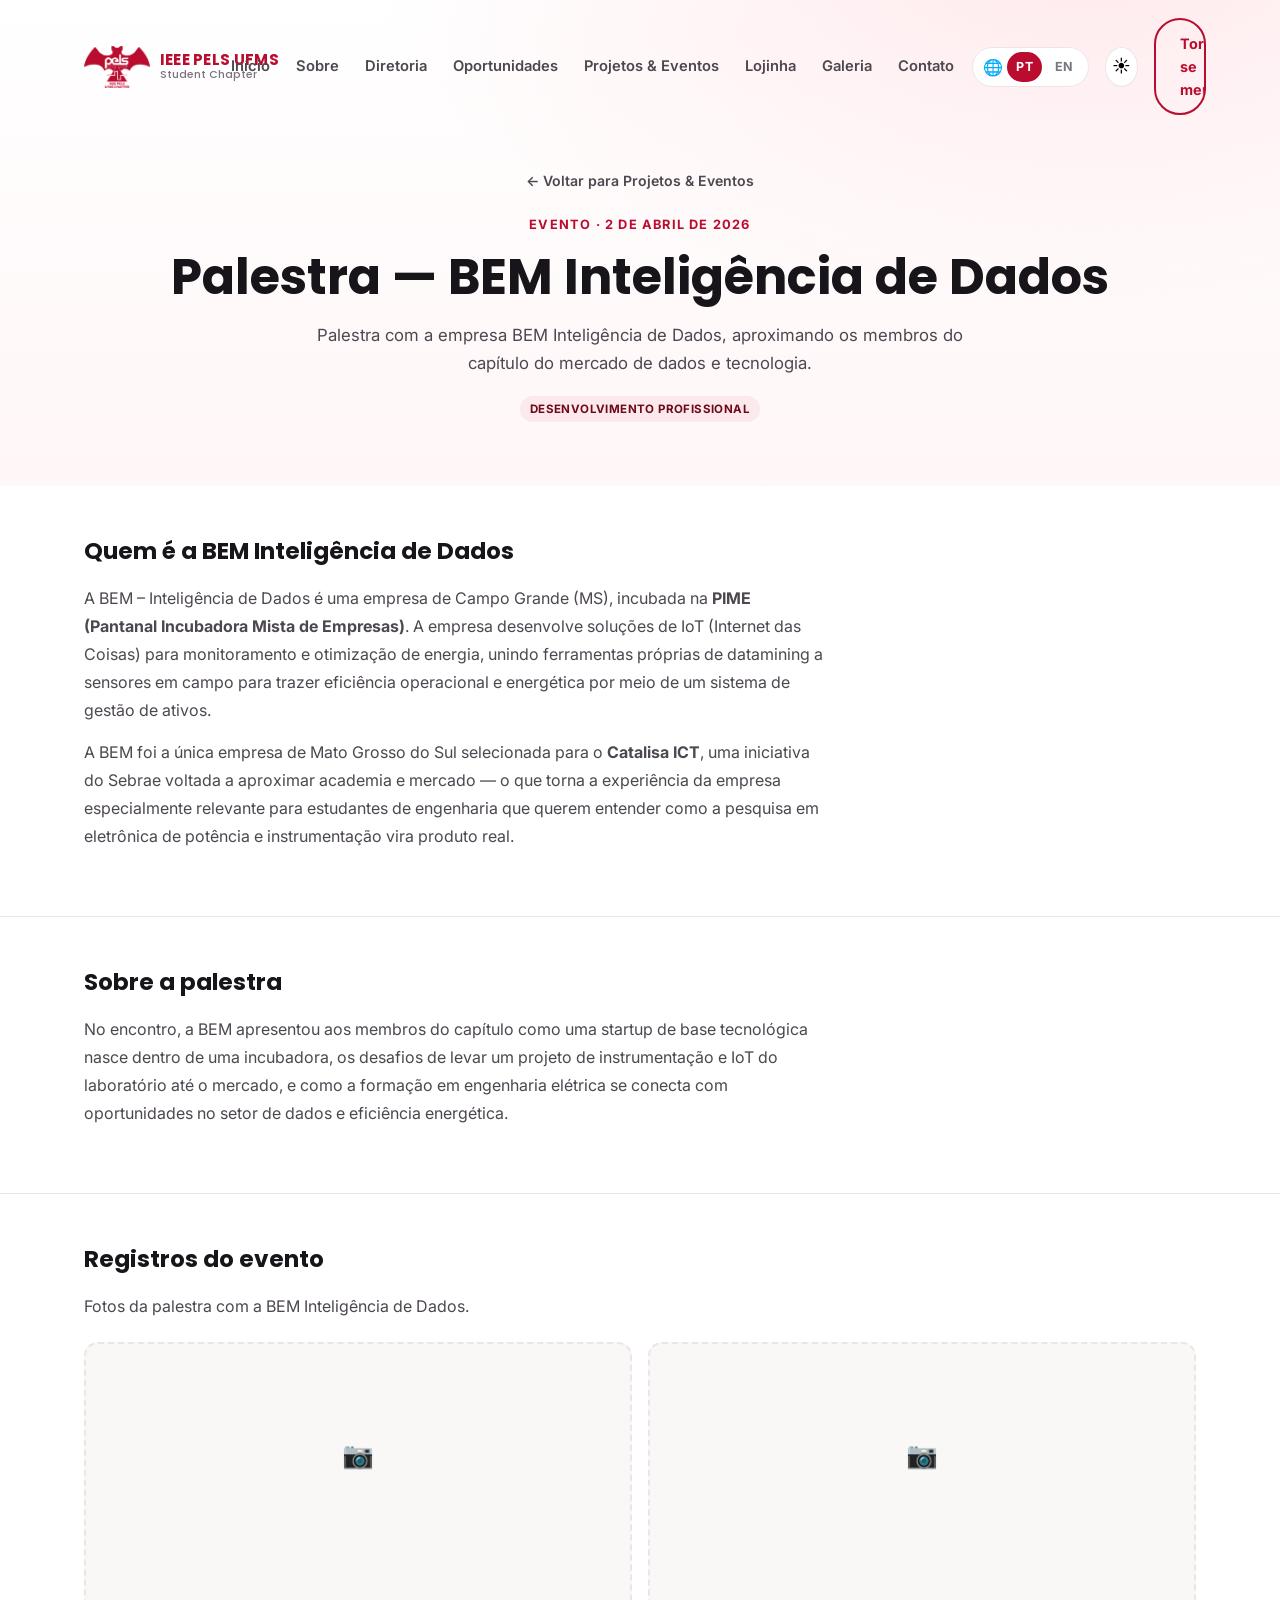
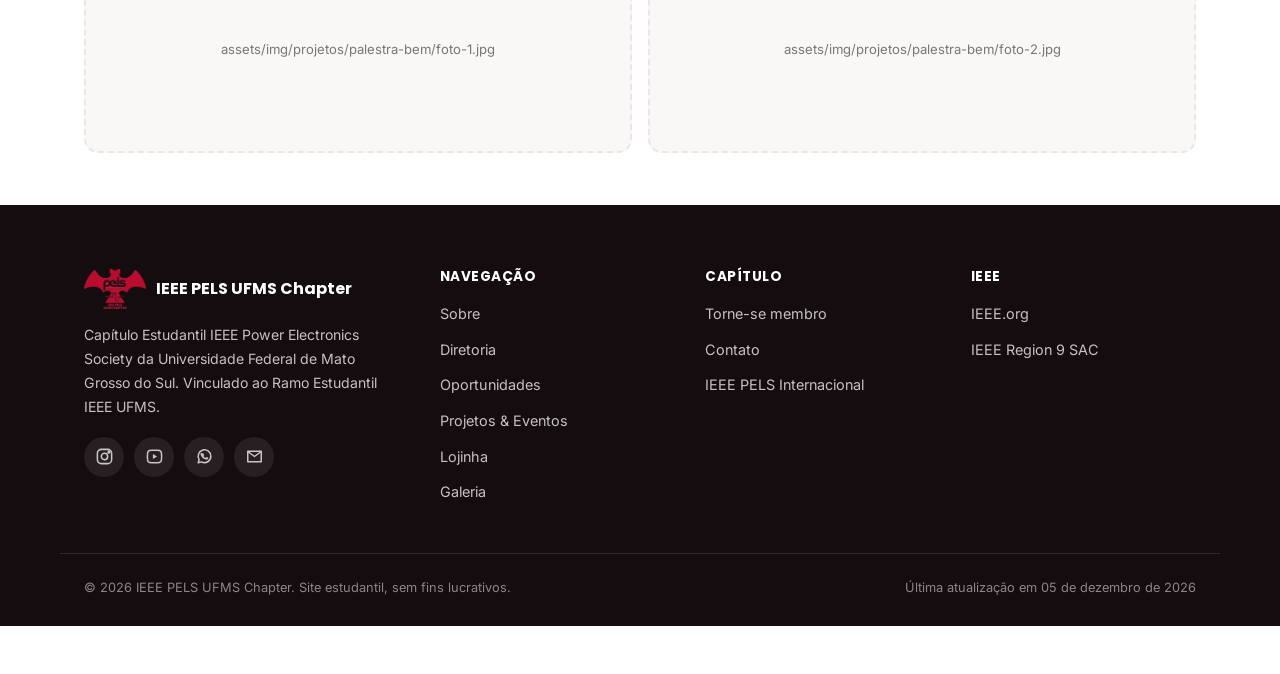
<file: projetos/palestra-bem.html>
<!DOCTYPE html>
<html lang="pt-BR">
<head>
<meta charset="UTF-8">
<meta name="viewport" content="width=device-width, initial-scale=1.0">
<title>Palestra — BEM Inteligência de Dados — IEEE PELS UFMS Chapter</title>
<meta name="description" content="Palestra do Capítulo Estudantil IEEE PELS UFMS com a BEM Inteligência de Dados, empresa incubada na PIME que desenvolve soluções de IoT para eficiência energética.">
<link rel="icon" type="image/png" sizes="32x32" href="../assets/img/favicon-32.png">
<link rel="icon" type="image/png" sizes="192x192" href="../assets/img/favicon-192.png">
<link rel="apple-touch-icon" href="../assets/img/favicon-192.png">
<link rel="preconnect" href="https://fonts.googleapis.com">
<link rel="preconnect" href="https://fonts.gstatic.com" crossorigin>
<link href="https://fonts.googleapis.com/css2?family=Inter:wght@400;500;600;700&family=Poppins:wght@600;700;800&display=swap" rel="stylesheet">
<link rel="stylesheet" href="../css/style.css">
<script>
  (function () {
    var stored = localStorage.getItem('pels-theme');
    var theme = stored || (window.matchMedia('(prefers-color-scheme: dark)').matches ? 'dark' : 'light');
    document.documentElement.setAttribute('data-theme', theme);

    var storedLang = localStorage.getItem('pels-lang');
    if (storedLang === 'en') document.documentElement.setAttribute('lang', 'en');
  })();
</script>
</head>
<body>

<a class="skip-link" href="#conteudo">Pular para o conteúdo</a>
<div class="scroll-progress" id="scrollProgress"></div>

<header class="site-header" id="siteHeader">
  <div class="container">
    <a href="../index.html" class="brand">
      <img src="../assets/img/logo.png" alt="Logo IEEE PELS UFMS Chapter">
      <span class="brand-text">
        <strong>IEEE PELS UFMS</strong>
        <span>Student Chapter</span>
      </span>
    </a>

    <nav class="nav-desktop" aria-label="Navegação principal">
      <a href="../index.html#inicio"><span class="i18n-pt">Início</span><span class="i18n-en" lang="en">Home</span></a>
      <a href="../index.html#sobre"><span class="i18n-pt">Sobre</span><span class="i18n-en" lang="en">About</span></a>
      <a href="../index.html#diretoria"><span class="i18n-pt">Diretoria</span><span class="i18n-en" lang="en">Board</span></a>
      <a href="../index.html#oportunidades"><span class="i18n-pt">Oportunidades</span><span class="i18n-en" lang="en">Opportunities</span></a>
      <a href="../index.html#projetos"><span class="i18n-pt">Projetos &amp; Eventos</span><span class="i18n-en" lang="en">Projects &amp; Events</span></a>
      <a href="../index.html#loja"><span class="i18n-pt">Lojinha</span><span class="i18n-en" lang="en">Shop</span></a>
      <a href="../index.html#galeria"><span class="i18n-pt">Galeria</span><span class="i18n-en" lang="en">Gallery</span></a>
      <a href="../index.html#contato"><span class="i18n-pt">Contato</span><span class="i18n-en" lang="en">Contact</span></a>
    </nav>

    <div class="lang-toggle" role="group" aria-label="Idioma do site / Site language">
      <span class="lang-toggle-icon" aria-hidden="true">🌐</span>
      <button type="button" class="lang-btn" data-lang-btn="pt" aria-pressed="true">PT</button>
      <button type="button" class="lang-btn" data-lang-btn="en" aria-pressed="false">EN</button>
    </div>

    <button class="theme-toggle" id="themeToggle" type="button" aria-label="Alternar tema claro/escuro" aria-pressed="false">
      <span class="theme-icon theme-icon-sun" aria-hidden="true">☀️</span>
      <span class="theme-icon theme-icon-moon" aria-hidden="true">🌙</span>
    </button>

    <a href="../index.html#membros" class="btn btn-outline"><span class="i18n-pt">Torne-se membro</span><span class="i18n-en" lang="en">Become a member</span></a>

    <button class="nav-toggle" id="navToggle" aria-label="Abrir menu" aria-expanded="false" aria-controls="navMobile">
      <span></span>
    </button>
  </div>
</header>

<nav class="nav-mobile" id="navMobile" aria-label="Navegação mobile">
  <a href="../index.html#inicio"><span class="i18n-pt">Início</span><span class="i18n-en" lang="en">Home</span></a>
  <a href="../index.html#sobre"><span class="i18n-pt">Sobre</span><span class="i18n-en" lang="en">About</span></a>
  <a href="../index.html#diretoria"><span class="i18n-pt">Diretoria</span><span class="i18n-en" lang="en">Board</span></a>
  <a href="../index.html#oportunidades"><span class="i18n-pt">Oportunidades</span><span class="i18n-en" lang="en">Opportunities</span></a>
  <a href="../index.html#projetos"><span class="i18n-pt">Projetos &amp; Eventos</span><span class="i18n-en" lang="en">Projects &amp; Events</span></a>
  <a href="../index.html#loja"><span class="i18n-pt">Lojinha</span><span class="i18n-en" lang="en">Shop</span></a>
  <a href="../index.html#galeria"><span class="i18n-pt">Galeria</span><span class="i18n-en" lang="en">Gallery</span></a>
  <a href="../index.html#contato"><span class="i18n-pt">Contato</span><span class="i18n-en" lang="en">Contact</span></a>
  <a href="../index.html#membros" class="btn btn-primary"><span class="i18n-pt">Torne-se membro</span><span class="i18n-en" lang="en">Become a member</span></a>
  <div class="lang-toggle lang-toggle-mobile" role="group" aria-label="Idioma do site / Site language">
    <span class="lang-toggle-icon" aria-hidden="true">🌐</span>
    <button type="button" class="lang-btn" data-lang-btn="pt" aria-pressed="true">PT</button>
    <button type="button" class="lang-btn" data-lang-btn="en" aria-pressed="false">EN</button>
  </div>
  <button class="theme-toggle theme-toggle-mobile" id="themeToggleMobile" type="button" aria-label="Alternar tema claro/escuro" aria-pressed="false">
    <span class="theme-icon theme-icon-sun" aria-hidden="true">☀️</span>
    <span class="theme-icon theme-icon-moon" aria-hidden="true">🌙</span>
    <span class="theme-toggle-label" id="themeToggleLabel">Tema escuro</span>
  </button>
</nav>

<main id="conteudo">

  <section class="page-hero">
    <div class="container">
      <a href="../index.html#projetos" class="page-back"><span class="i18n-pt">← Voltar para Projetos &amp; Eventos</span><span class="i18n-en" lang="en">← Back to Projects &amp; Events</span></a>
      <span class="kicker i18n-pt">Evento · 2 de abril de 2026</span>
      <span class="kicker i18n-en" lang="en">Event · April 2, 2026</span>
      <h1>Palestra — BEM Inteligência de Dados</h1>
      <p class="page-lead i18n-pt">Palestra com a empresa BEM Inteligência de Dados, aproximando os membros do capítulo do mercado de dados e tecnologia.</p>
      <p class="page-lead i18n-en" lang="en">A talk with the company BEM Inteligência de Dados, bringing chapter members closer to the data and technology market.</p>
      <span class="opp-tag i18n-pt">Desenvolvimento Profissional</span>
      <span class="opp-tag i18n-en" lang="en">Professional Development</span>
    </div>
  </section>

  <section class="page-section">
    <div class="container">
      <h2 class="i18n-pt">Quem é a BEM Inteligência de Dados</h2>
      <h2 class="i18n-en" lang="en">Who BEM Inteligência de Dados is</h2>
      <p class="i18n-pt">
        A BEM – Inteligência de Dados é uma empresa de Campo Grande (MS), incubada na <strong>PIME (Pantanal
        Incubadora Mista de Empresas)</strong>. A empresa desenvolve soluções de IoT (Internet das Coisas) para
        monitoramento e otimização de energia, unindo ferramentas próprias de datamining a sensores em campo
        para trazer eficiência operacional e energética por meio de um sistema de gestão de ativos.
      </p>
      <p class="i18n-en" lang="en">
        BEM – Inteligência de Dados is a company from Campo Grande (MS), incubated at <strong>PIME (Pantanal
        Mixed Business Incubator)</strong>. The company develops IoT (Internet of Things) solutions for energy
        monitoring and optimization, combining proprietary data-mining tools with field sensors to bring
        operational and energy efficiency through an asset management system.
      </p>
      <p class="i18n-pt">
        A BEM foi a única empresa de Mato Grosso do Sul selecionada para o <strong>Catalisa ICT</strong>, uma
        iniciativa do Sebrae voltada a aproximar academia e mercado — o que torna a experiência da empresa
        especialmente relevante para estudantes de engenharia que querem entender como a pesquisa em eletrônica
        de potência e instrumentação vira produto real.
      </p>
      <p class="i18n-en" lang="en">
        BEM was the only company from Mato Grosso do Sul selected for <strong>Catalisa ICT</strong>, a Sebrae
        initiative focused on bringing academia and the market closer together — which makes the company's
        experience especially relevant for engineering students who want to understand how power electronics
        and instrumentation research becomes a real product.
      </p>
    </div>
  </section>

  <section class="page-section">
    <div class="container">
      <h2 class="i18n-pt">Sobre a palestra</h2>
      <h2 class="i18n-en" lang="en">About the talk</h2>
      <p class="i18n-pt">
        No encontro, a BEM apresentou aos membros do capítulo como uma startup de base tecnológica nasce dentro
        de uma incubadora, os desafios de levar um projeto de instrumentação e IoT do laboratório até o mercado,
        e como a formação em engenharia elétrica se conecta com oportunidades no setor de dados e eficiência
        energética.
      </p>
      <p class="i18n-en" lang="en">
        In the session, BEM showed chapter members how a technology-based startup is born inside an incubator,
        the challenges of taking an instrumentation and IoT project from the lab to the market, and how an
        electrical engineering background connects to opportunities in the data and energy efficiency sector.
      </p>
    </div>
  </section>

  <section class="page-section">
    <div class="container">
      <h2 class="i18n-pt">Registros do evento</h2>
      <h2 class="i18n-en" lang="en">Event records</h2>
      <p class="i18n-pt">Fotos da palestra com a BEM Inteligência de Dados.</p>
      <p class="i18n-en" lang="en">Photos from the talk with BEM Inteligência de Dados.</p>
      <!-- Fotos: substituir os placeholders abaixo por <img src="../assets/img/projetos/palestra-bem/foto-N.jpg" alt="..."> -->
      <div class="photo-placeholder-grid">
        <div class="photo-placeholder"><span>📷</span><span>assets/img/projetos/palestra-bem/foto-1.jpg</span></div>
        <div class="photo-placeholder"><span>📷</span><span>assets/img/projetos/palestra-bem/foto-2.jpg</span></div>
      </div>
    </div>
  </section>

</main>

<footer class="site-footer">
  <div class="container footer-grid">
    <div>
      <div class="footer-brand">
        <img src="../assets/img/logo.png" alt="Logo IEEE PELS UFMS">
        <strong>IEEE PELS UFMS Chapter</strong>
      </div>
      <p class="i18n-pt">Capítulo Estudantil IEEE Power Electronics Society da Universidade Federal de Mato Grosso do
        Sul. Vinculado ao Ramo Estudantil IEEE UFMS.</p>
      <p class="i18n-en" lang="en">IEEE Power Electronics Society Student Chapter at the Federal University of
        Mato Grosso do Sul. Affiliated with the IEEE UFMS Student Branch.</p>
      <div class="social-row">
        <a href="https://www.instagram.com/pels_ufms/" target="_blank" rel="noopener" aria-label="Instagram"><svg viewBox="0 0 24 24"><rect x="3" y="3" width="18" height="18" rx="5"/><circle cx="12" cy="12" r="4"/><circle cx="17.5" cy="6.5" r="1"/></svg></a>
        <a href="https://youtube.com/@pelsufms8757" target="_blank" rel="noopener" aria-label="YouTube"><svg viewBox="0 0 24 24"><path d="M21 12c0 3.5-.4 5.7-1.1 6.7-.7.9-2.2 1.3-4.8 1.3H8.9c-2.6 0-4.1-.4-4.8-1.3C3.4 17.7 3 15.5 3 12s.4-5.7 1.1-6.7C4.8 4.4 6.3 4 8.9 4h6.2c2.6 0 4.1.4 4.8 1.3.7 1 1.1 3.2 1.1 6.7Z"/><path d="m10 8.8 5.3 3.2-5.3 3.2Z" class="fill"/></svg></a>
        <a href="https://chat.whatsapp.com/J5uKCY3uAXA0diFgOtXQ81" target="_blank" rel="noopener" aria-label="WhatsApp"><svg viewBox="0 0 24 24"><path d="M20 11.8a8 8 0 0 1-11.8 7L4 20l1.3-4.1A8 8 0 1 1 20 11.8Z"/><path d="M9.1 8.3c.2-.4.3-.4.6-.4h.5c.1 0 .3 0 .4.3l.8 1.9c.1.2.1.3 0 .5l-.4.5c-.2.2-.3.3-.1.6.2.4.9 1.4 2 1.9.3.2.5.2.7 0l.7-.8c.2-.2.3-.2.5-.1l1.7.8c.3.1.4.2.4.4 0 .2-.1 1-.6 1.4-.5.5-1.2.6-1.5.6-.4 0-1.5-.1-3.1-.8a10.7 10.7 0 0 1-3.5-3.1c-.9-1.2-1.2-2.3-1.2-3.1 0-.8.4-1.3.7-1.7Z" class="fill"/></svg></a>
        <a href="mailto:pelsufms@gmail.com" aria-label="E-mail"><svg viewBox="0 0 24 24"><path d="M3.5 5.5h17v13h-17zM4 6l8 6 8-6"/></svg></a>
      </div>
    </div>

    <div class="footer-col">
      <h4><span class="i18n-pt">Navegação</span><span class="i18n-en" lang="en">Navigation</span></h4>
      <ul>
        <li><a href="../index.html#sobre"><span class="i18n-pt">Sobre</span><span class="i18n-en" lang="en">About</span></a></li>
        <li><a href="../index.html#diretoria"><span class="i18n-pt">Diretoria</span><span class="i18n-en" lang="en">Board</span></a></li>
        <li><a href="../index.html#oportunidades"><span class="i18n-pt">Oportunidades</span><span class="i18n-en" lang="en">Opportunities</span></a></li>
        <li><a href="../index.html#projetos"><span class="i18n-pt">Projetos &amp; Eventos</span><span class="i18n-en" lang="en">Projects &amp; Events</span></a></li>
        <li><a href="../index.html#loja"><span class="i18n-pt">Lojinha</span><span class="i18n-en" lang="en">Shop</span></a></li>
        <li><a href="../index.html#galeria"><span class="i18n-pt">Galeria</span><span class="i18n-en" lang="en">Gallery</span></a></li>
      </ul>
    </div>

    <div class="footer-col">
      <h4><span class="i18n-pt">Capítulo</span><span class="i18n-en" lang="en">Chapter</span></h4>
      <ul>
        <li><a href="../index.html#membros"><span class="i18n-pt">Torne-se membro</span><span class="i18n-en" lang="en">Become a member</span></a></li>
        <li><a href="../index.html#contato"><span class="i18n-pt">Contato</span><span class="i18n-en" lang="en">Contact</span></a></li>
        <li><a href="https://www.ieee-pels.org" target="_blank" rel="noopener"><span class="i18n-pt">IEEE PELS Internacional</span><span class="i18n-en" lang="en">IEEE PELS International</span></a></li>
      </ul>
    </div>

    <div class="footer-col">
      <h4>IEEE</h4>
      <ul>
        <li><a href="https://www.ieee.org" target="_blank" rel="noopener">IEEE.org</a></li>
        <li><a href="https://r9.ieee.org/sac" target="_blank" rel="noopener">IEEE Region 9 SAC</a></li>
      </ul>
    </div>
  </div>

  <div class="container footer-bottom">
    <span><span class="i18n-pt">© <span id="year"></span> IEEE PELS UFMS Chapter. Site estudantil, sem fins lucrativos.</span><span class="i18n-en" lang="en">© <span id="yearEn"></span> IEEE PELS UFMS Chapter. Student-run, non-profit website.</span></span>
    <span class="footer-updated"><span class="i18n-pt">Última atualização em <span id="lastUpdated">—</span></span><span class="i18n-en" lang="en">Last updated on <span id="lastUpdatedEn">—</span></span></span>
  </div>
</footer>

<button class="back-to-top" id="backToTop" aria-label="Voltar ao topo">↑</button>

<script src="../js/i18n.js"></script>
<script src="../js/main.js"></script>
</body>
</html>
</file>
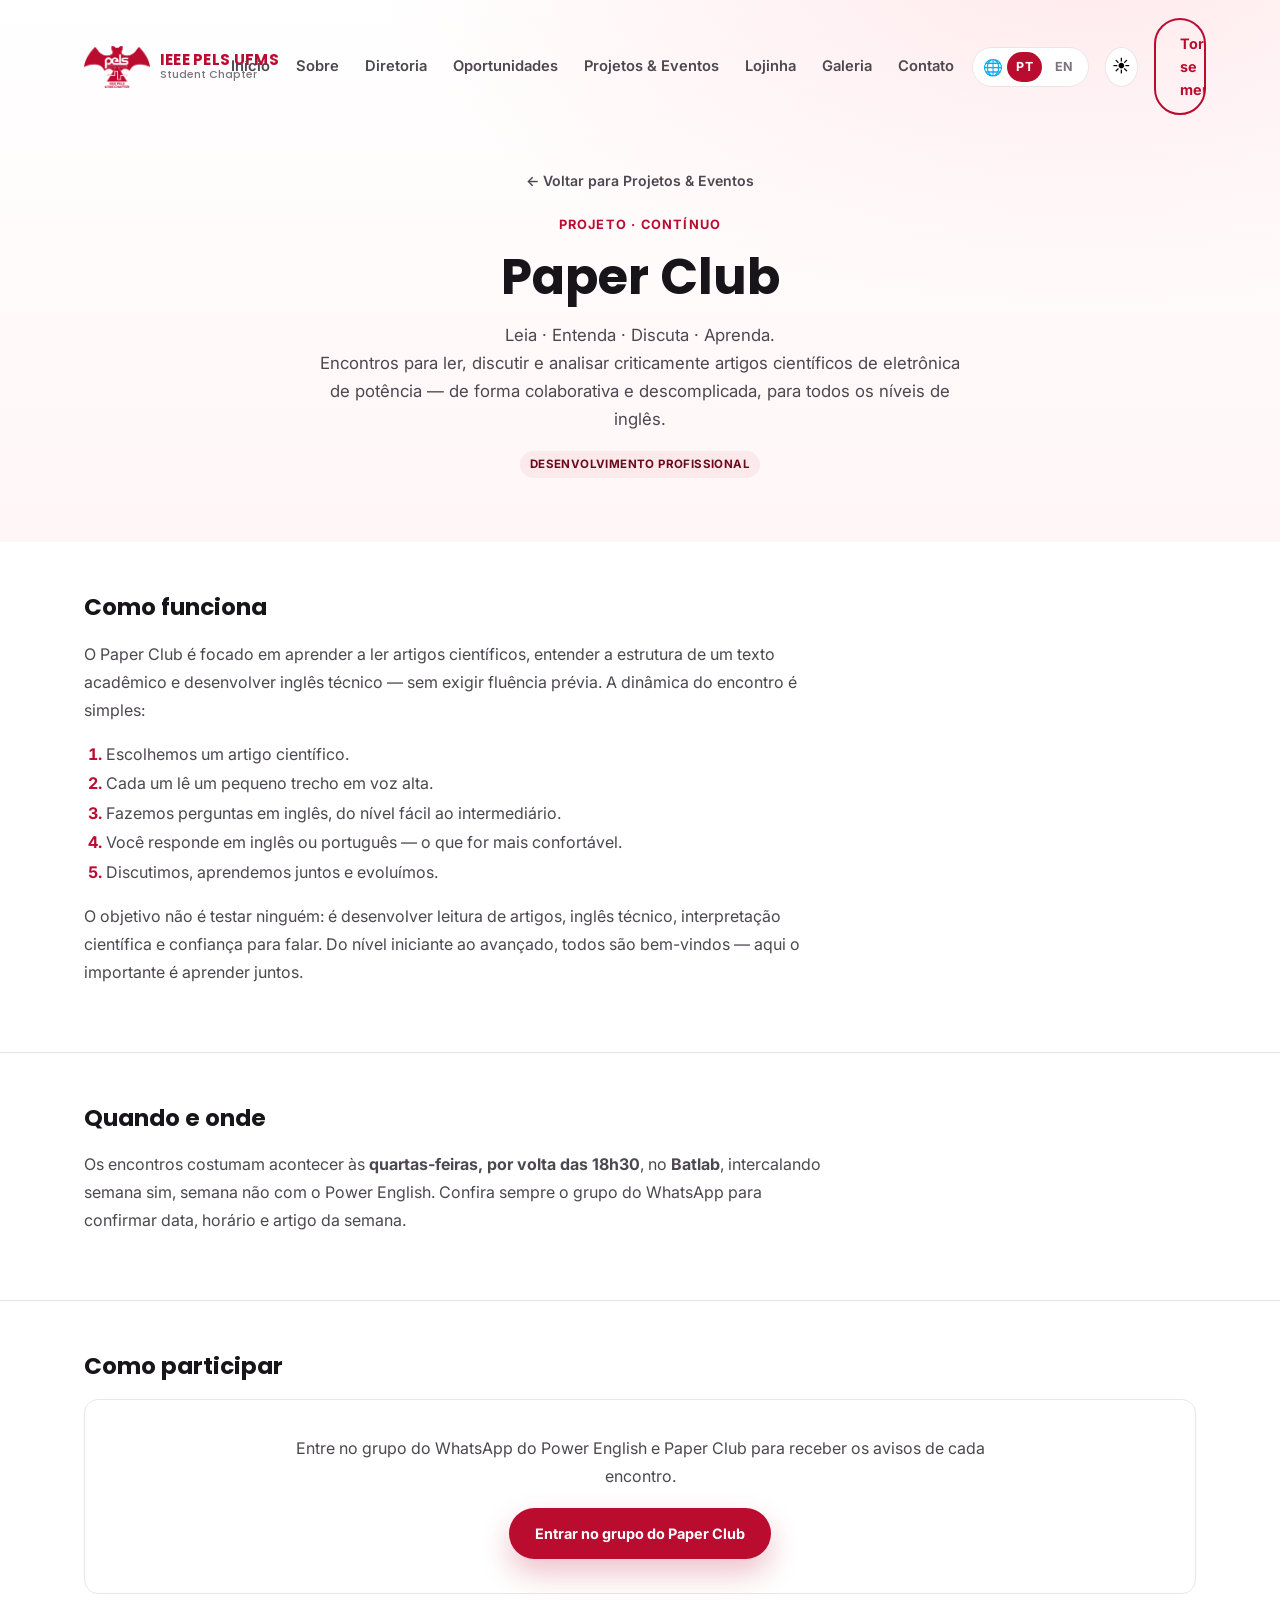
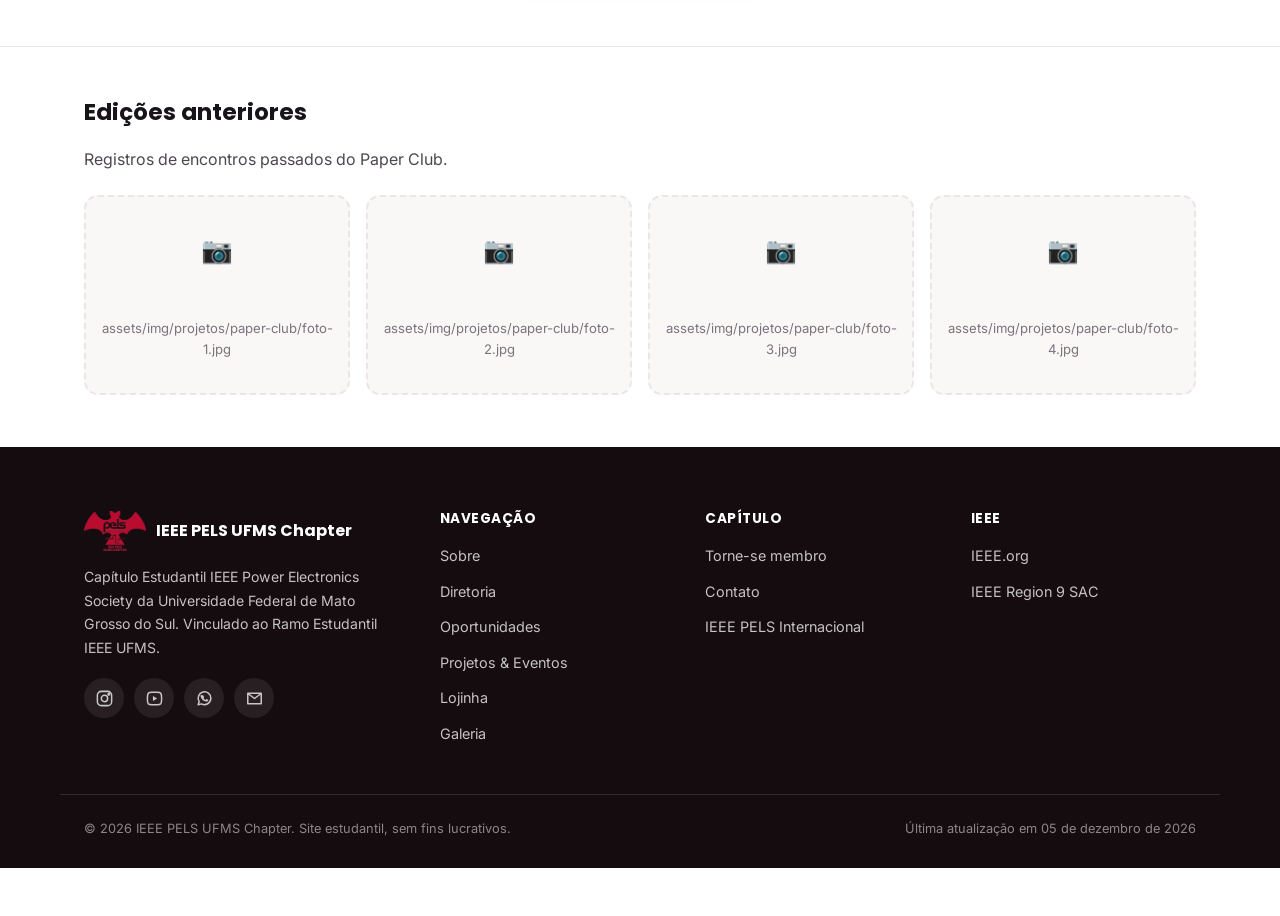
<file: projetos/paper-club.html>
<!DOCTYPE html>
<html lang="pt-BR">
<head>
<meta charset="UTF-8">
<meta name="viewport" content="width=device-width, initial-scale=1.0">
<title>Paper Club — IEEE PELS UFMS Chapter</title>
<meta name="description" content="Paper Club: encontros semanais do Capítulo Estudantil IEEE PELS UFMS para ler, discutir e aprender com artigos científicos em inglês, para todos os níveis.">
<link rel="icon" type="image/png" sizes="32x32" href="../assets/img/favicon-32.png">
<link rel="icon" type="image/png" sizes="192x192" href="../assets/img/favicon-192.png">
<link rel="apple-touch-icon" href="../assets/img/favicon-192.png">
<link rel="preconnect" href="https://fonts.googleapis.com">
<link rel="preconnect" href="https://fonts.gstatic.com" crossorigin>
<link href="https://fonts.googleapis.com/css2?family=Inter:wght@400;500;600;700&family=Poppins:wght@600;700;800&display=swap" rel="stylesheet">
<link rel="stylesheet" href="../css/style.css">
<script>
  (function () {
    var stored = localStorage.getItem('pels-theme');
    var theme = stored || (window.matchMedia('(prefers-color-scheme: dark)').matches ? 'dark' : 'light');
    document.documentElement.setAttribute('data-theme', theme);

    var storedLang = localStorage.getItem('pels-lang');
    if (storedLang === 'en') document.documentElement.setAttribute('lang', 'en');
  })();
</script>
</head>
<body>

<a class="skip-link" href="#conteudo">Pular para o conteúdo</a>
<div class="scroll-progress" id="scrollProgress"></div>

<header class="site-header" id="siteHeader">
  <div class="container">
    <a href="../index.html" class="brand">
      <img src="../assets/img/logo.png" alt="Logo IEEE PELS UFMS Chapter">
      <span class="brand-text">
        <strong>IEEE PELS UFMS</strong>
        <span>Student Chapter</span>
      </span>
    </a>

    <nav class="nav-desktop" aria-label="Navegação principal">
      <a href="../index.html#inicio"><span class="i18n-pt">Início</span><span class="i18n-en" lang="en">Home</span></a>
      <a href="../index.html#sobre"><span class="i18n-pt">Sobre</span><span class="i18n-en" lang="en">About</span></a>
      <a href="../index.html#diretoria"><span class="i18n-pt">Diretoria</span><span class="i18n-en" lang="en">Board</span></a>
      <a href="../index.html#oportunidades"><span class="i18n-pt">Oportunidades</span><span class="i18n-en" lang="en">Opportunities</span></a>
      <a href="../index.html#projetos"><span class="i18n-pt">Projetos &amp; Eventos</span><span class="i18n-en" lang="en">Projects &amp; Events</span></a>
      <a href="../index.html#loja"><span class="i18n-pt">Lojinha</span><span class="i18n-en" lang="en">Shop</span></a>
      <a href="../index.html#galeria"><span class="i18n-pt">Galeria</span><span class="i18n-en" lang="en">Gallery</span></a>
      <a href="../index.html#contato"><span class="i18n-pt">Contato</span><span class="i18n-en" lang="en">Contact</span></a>
    </nav>

    <div class="lang-toggle" role="group" aria-label="Idioma do site / Site language">
      <span class="lang-toggle-icon" aria-hidden="true">🌐</span>
      <button type="button" class="lang-btn" data-lang-btn="pt" aria-pressed="true">PT</button>
      <button type="button" class="lang-btn" data-lang-btn="en" aria-pressed="false">EN</button>
    </div>

    <button class="theme-toggle" id="themeToggle" type="button" aria-label="Alternar tema claro/escuro" aria-pressed="false">
      <span class="theme-icon theme-icon-sun" aria-hidden="true">☀️</span>
      <span class="theme-icon theme-icon-moon" aria-hidden="true">🌙</span>
    </button>

    <a href="../index.html#membros" class="btn btn-outline"><span class="i18n-pt">Torne-se membro</span><span class="i18n-en" lang="en">Become a member</span></a>

    <button class="nav-toggle" id="navToggle" aria-label="Abrir menu" aria-expanded="false" aria-controls="navMobile">
      <span></span>
    </button>
  </div>
</header>

<nav class="nav-mobile" id="navMobile" aria-label="Navegação mobile">
  <a href="../index.html#inicio"><span class="i18n-pt">Início</span><span class="i18n-en" lang="en">Home</span></a>
  <a href="../index.html#sobre"><span class="i18n-pt">Sobre</span><span class="i18n-en" lang="en">About</span></a>
  <a href="../index.html#diretoria"><span class="i18n-pt">Diretoria</span><span class="i18n-en" lang="en">Board</span></a>
  <a href="../index.html#oportunidades"><span class="i18n-pt">Oportunidades</span><span class="i18n-en" lang="en">Opportunities</span></a>
  <a href="../index.html#projetos"><span class="i18n-pt">Projetos &amp; Eventos</span><span class="i18n-en" lang="en">Projects &amp; Events</span></a>
  <a href="../index.html#loja"><span class="i18n-pt">Lojinha</span><span class="i18n-en" lang="en">Shop</span></a>
  <a href="../index.html#galeria"><span class="i18n-pt">Galeria</span><span class="i18n-en" lang="en">Gallery</span></a>
  <a href="../index.html#contato"><span class="i18n-pt">Contato</span><span class="i18n-en" lang="en">Contact</span></a>
  <a href="../index.html#membros" class="btn btn-primary"><span class="i18n-pt">Torne-se membro</span><span class="i18n-en" lang="en">Become a member</span></a>
  <div class="lang-toggle lang-toggle-mobile" role="group" aria-label="Idioma do site / Site language">
    <span class="lang-toggle-icon" aria-hidden="true">🌐</span>
    <button type="button" class="lang-btn" data-lang-btn="pt" aria-pressed="true">PT</button>
    <button type="button" class="lang-btn" data-lang-btn="en" aria-pressed="false">EN</button>
  </div>
  <button class="theme-toggle theme-toggle-mobile" id="themeToggleMobile" type="button" aria-label="Alternar tema claro/escuro" aria-pressed="false">
    <span class="theme-icon theme-icon-sun" aria-hidden="true">☀️</span>
    <span class="theme-icon theme-icon-moon" aria-hidden="true">🌙</span>
    <span class="theme-toggle-label" id="themeToggleLabel">Tema escuro</span>
  </button>
</nav>

<main id="conteudo">

  <section class="page-hero">
    <div class="container">
      <a href="../index.html#projetos" class="page-back"><span class="i18n-pt">← Voltar para Projetos &amp; Eventos</span><span class="i18n-en" lang="en">← Back to Projects &amp; Events</span></a>
      <span class="kicker i18n-pt">Projeto · Contínuo</span>
      <span class="kicker i18n-en" lang="en">Project · Ongoing</span>
      <h1 lang="en">Paper Club</h1>
      <p class="page-lead i18n-pt" lang="pt-BR">Leia · Entenda · Discuta · Aprenda.</p>
      <p class="page-lead i18n-en" lang="en">Read · Understand · Discuss · Learn.</p>
      <p class="page-lead i18n-pt">Encontros para ler, discutir e analisar criticamente artigos científicos de eletrônica de potência — de forma colaborativa e descomplicada, para todos os níveis de inglês.</p>
      <p class="page-lead i18n-en" lang="en">Meetings to read, discuss and critically analyze power electronics scientific papers — collaboratively and without the pressure, for every level of English.</p>
      <span class="opp-tag i18n-pt">Desenvolvimento Profissional</span>
      <span class="opp-tag i18n-en" lang="en">Professional Development</span>
    </div>
  </section>

  <section class="page-section">
    <div class="container">
      <h2 class="i18n-pt">Como funciona</h2>
      <h2 class="i18n-en" lang="en">How it works</h2>
      <p class="i18n-pt">
        O Paper Club é focado em aprender a ler artigos científicos, entender a estrutura de um texto acadêmico
        e desenvolver inglês técnico — sem exigir fluência prévia. A dinâmica do encontro é simples:
      </p>
      <p class="i18n-en" lang="en">
        Paper Club is focused on learning to read scientific papers, understanding the structure of an academic
        text, and developing technical English — with no prior fluency required. The meeting works like this:
      </p>
      <ol class="i18n-pt">
        <li>Escolhemos um artigo científico.</li>
        <li>Cada um lê um pequeno trecho em voz alta.</li>
        <li>Fazemos perguntas em inglês, do nível fácil ao intermediário.</li>
        <li>Você responde em inglês ou português — o que for mais confortável.</li>
        <li>Discutimos, aprendemos juntos e evoluímos.</li>
      </ol>
      <ol class="i18n-en" lang="en">
        <li>We pick a scientific paper.</li>
        <li>Everyone reads a short excerpt out loud.</li>
        <li>We ask questions in English, from easy to intermediate level.</li>
        <li>You answer in English or Portuguese — whichever is more comfortable.</li>
        <li>We discuss, learn together and grow.</li>
      </ol>
      <p class="i18n-pt">
        O objetivo não é testar ninguém: é desenvolver leitura de artigos, inglês técnico, interpretação
        científica e confiança para falar. Do nível iniciante ao avançado, todos são bem-vindos — aqui o
        importante é aprender juntos.
      </p>
      <p class="i18n-en" lang="en">
        The goal isn't to test anyone: it's to build paper-reading skills, technical English, scientific
        interpretation and confidence to speak up. From beginner to advanced, everyone is welcome — here, what
        matters is learning together.
      </p>
    </div>
  </section>

  <section class="page-section">
    <div class="container">
      <h2 class="i18n-pt">Quando e onde</h2>
      <h2 class="i18n-en" lang="en">When and where</h2>
      <p class="i18n-pt">
        Os encontros costumam acontecer às <strong>quartas-feiras, por volta das 18h30</strong>, no
        <strong>Batlab</strong>, intercalando semana sim, semana não com o Power English. Confira sempre o grupo
        do WhatsApp para confirmar data, horário e artigo da semana.
      </p>
      <p class="i18n-en" lang="en">
        Meetings usually happen on <strong>Wednesdays, around 6:30 PM</strong>, at <strong>Batlab</strong>,
        alternating weekly with Power English. Always check the WhatsApp group to confirm the date, time and
        the week's paper.
      </p>
    </div>
  </section>

  <section class="page-section">
    <div class="container">
      <h2 class="i18n-pt">Como participar</h2>
      <h2 class="i18n-en" lang="en">How to join</h2>
      <div class="page-cta">
        <p class="i18n-pt">Entre no grupo do WhatsApp do Power English e Paper Club para receber os avisos de cada encontro.</p>
        <p class="i18n-en" lang="en">Join the Power English and Paper Club WhatsApp group to get notified about each meeting.</p>
        <a href="https://chat.whatsapp.com/L0XDdYdBZkR9xxgY0qkixv" target="_blank" rel="noopener" class="btn btn-primary"><span class="i18n-pt">Entrar no grupo do Paper Club</span><span class="i18n-en" lang="en">Join the Paper Club group</span></a>
      </div>
    </div>
  </section>

  <section class="page-section">
    <div class="container">
      <h2 class="i18n-pt">Edições anteriores</h2>
      <h2 class="i18n-en" lang="en">Past editions</h2>
      <p class="i18n-pt">Registros de encontros passados do Paper Club.</p>
      <p class="i18n-en" lang="en">Records of past Paper Club meetings.</p>
      <!-- Fotos: substituir os placeholders abaixo por <img src="../assets/img/projetos/paper-club/foto-N.jpg" alt="..."> -->
      <div class="photo-placeholder-grid">
        <div class="photo-placeholder"><span>📷</span><span>assets/img/projetos/paper-club/foto-1.jpg</span></div>
        <div class="photo-placeholder"><span>📷</span><span>assets/img/projetos/paper-club/foto-2.jpg</span></div>
        <div class="photo-placeholder"><span>📷</span><span>assets/img/projetos/paper-club/foto-3.jpg</span></div>
        <div class="photo-placeholder"><span>📷</span><span>assets/img/projetos/paper-club/foto-4.jpg</span></div>
      </div>
    </div>
  </section>

</main>

<footer class="site-footer">
  <div class="container footer-grid">
    <div>
      <div class="footer-brand">
        <img src="../assets/img/logo.png" alt="Logo IEEE PELS UFMS">
        <strong>IEEE PELS UFMS Chapter</strong>
      </div>
      <p class="i18n-pt">Capítulo Estudantil IEEE Power Electronics Society da Universidade Federal de Mato Grosso do
        Sul. Vinculado ao Ramo Estudantil IEEE UFMS.</p>
      <p class="i18n-en" lang="en">IEEE Power Electronics Society Student Chapter at the Federal University of
        Mato Grosso do Sul. Affiliated with the IEEE UFMS Student Branch.</p>
      <div class="social-row">
        <a href="https://www.instagram.com/pels_ufms/" target="_blank" rel="noopener" aria-label="Instagram"><svg viewBox="0 0 24 24"><rect x="3" y="3" width="18" height="18" rx="5"/><circle cx="12" cy="12" r="4"/><circle cx="17.5" cy="6.5" r="1"/></svg></a>
        <a href="https://youtube.com/@pelsufms8757" target="_blank" rel="noopener" aria-label="YouTube"><svg viewBox="0 0 24 24"><path d="M21 12c0 3.5-.4 5.7-1.1 6.7-.7.9-2.2 1.3-4.8 1.3H8.9c-2.6 0-4.1-.4-4.8-1.3C3.4 17.7 3 15.5 3 12s.4-5.7 1.1-6.7C4.8 4.4 6.3 4 8.9 4h6.2c2.6 0 4.1.4 4.8 1.3.7 1 1.1 3.2 1.1 6.7Z"/><path d="m10 8.8 5.3 3.2-5.3 3.2Z" class="fill"/></svg></a>
        <a href="https://chat.whatsapp.com/J5uKCY3uAXA0diFgOtXQ81" target="_blank" rel="noopener" aria-label="WhatsApp"><svg viewBox="0 0 24 24"><path d="M20 11.8a8 8 0 0 1-11.8 7L4 20l1.3-4.1A8 8 0 1 1 20 11.8Z"/><path d="M9.1 8.3c.2-.4.3-.4.6-.4h.5c.1 0 .3 0 .4.3l.8 1.9c.1.2.1.3 0 .5l-.4.5c-.2.2-.3.3-.1.6.2.4.9 1.4 2 1.9.3.2.5.2.7 0l.7-.8c.2-.2.3-.2.5-.1l1.7.8c.3.1.4.2.4.4 0 .2-.1 1-.6 1.4-.5.5-1.2.6-1.5.6-.4 0-1.5-.1-3.1-.8a10.7 10.7 0 0 1-3.5-3.1c-.9-1.2-1.2-2.3-1.2-3.1 0-.8.4-1.3.7-1.7Z" class="fill"/></svg></a>
        <a href="mailto:pelsufms@gmail.com" aria-label="E-mail"><svg viewBox="0 0 24 24"><path d="M3.5 5.5h17v13h-17zM4 6l8 6 8-6"/></svg></a>
      </div>
    </div>

    <div class="footer-col">
      <h4><span class="i18n-pt">Navegação</span><span class="i18n-en" lang="en">Navigation</span></h4>
      <ul>
        <li><a href="../index.html#sobre"><span class="i18n-pt">Sobre</span><span class="i18n-en" lang="en">About</span></a></li>
        <li><a href="../index.html#diretoria"><span class="i18n-pt">Diretoria</span><span class="i18n-en" lang="en">Board</span></a></li>
        <li><a href="../index.html#oportunidades"><span class="i18n-pt">Oportunidades</span><span class="i18n-en" lang="en">Opportunities</span></a></li>
        <li><a href="../index.html#projetos"><span class="i18n-pt">Projetos &amp; Eventos</span><span class="i18n-en" lang="en">Projects &amp; Events</span></a></li>
        <li><a href="../index.html#loja"><span class="i18n-pt">Lojinha</span><span class="i18n-en" lang="en">Shop</span></a></li>
        <li><a href="../index.html#galeria"><span class="i18n-pt">Galeria</span><span class="i18n-en" lang="en">Gallery</span></a></li>
      </ul>
    </div>

    <div class="footer-col">
      <h4><span class="i18n-pt">Capítulo</span><span class="i18n-en" lang="en">Chapter</span></h4>
      <ul>
        <li><a href="../index.html#membros"><span class="i18n-pt">Torne-se membro</span><span class="i18n-en" lang="en">Become a member</span></a></li>
        <li><a href="../index.html#contato"><span class="i18n-pt">Contato</span><span class="i18n-en" lang="en">Contact</span></a></li>
        <li><a href="https://www.ieee-pels.org" target="_blank" rel="noopener"><span class="i18n-pt">IEEE PELS Internacional</span><span class="i18n-en" lang="en">IEEE PELS International</span></a></li>
      </ul>
    </div>

    <div class="footer-col">
      <h4>IEEE</h4>
      <ul>
        <li><a href="https://www.ieee.org" target="_blank" rel="noopener">IEEE.org</a></li>
        <li><a href="https://r9.ieee.org/sac" target="_blank" rel="noopener">IEEE Region 9 SAC</a></li>
      </ul>
    </div>
  </div>

  <div class="container footer-bottom">
    <span><span class="i18n-pt">© <span id="year"></span> IEEE PELS UFMS Chapter. Site estudantil, sem fins lucrativos.</span><span class="i18n-en" lang="en">© <span id="yearEn"></span> IEEE PELS UFMS Chapter. Student-run, non-profit website.</span></span>
    <span class="footer-updated"><span class="i18n-pt">Última atualização em <span id="lastUpdated">—</span></span><span class="i18n-en" lang="en">Last updated on <span id="lastUpdatedEn">—</span></span></span>
  </div>
</footer>

<button class="back-to-top" id="backToTop" aria-label="Voltar ao topo">↑</button>

<script src="../js/i18n.js"></script>
<script src="../js/main.js"></script>
</body>
</html>
</file>
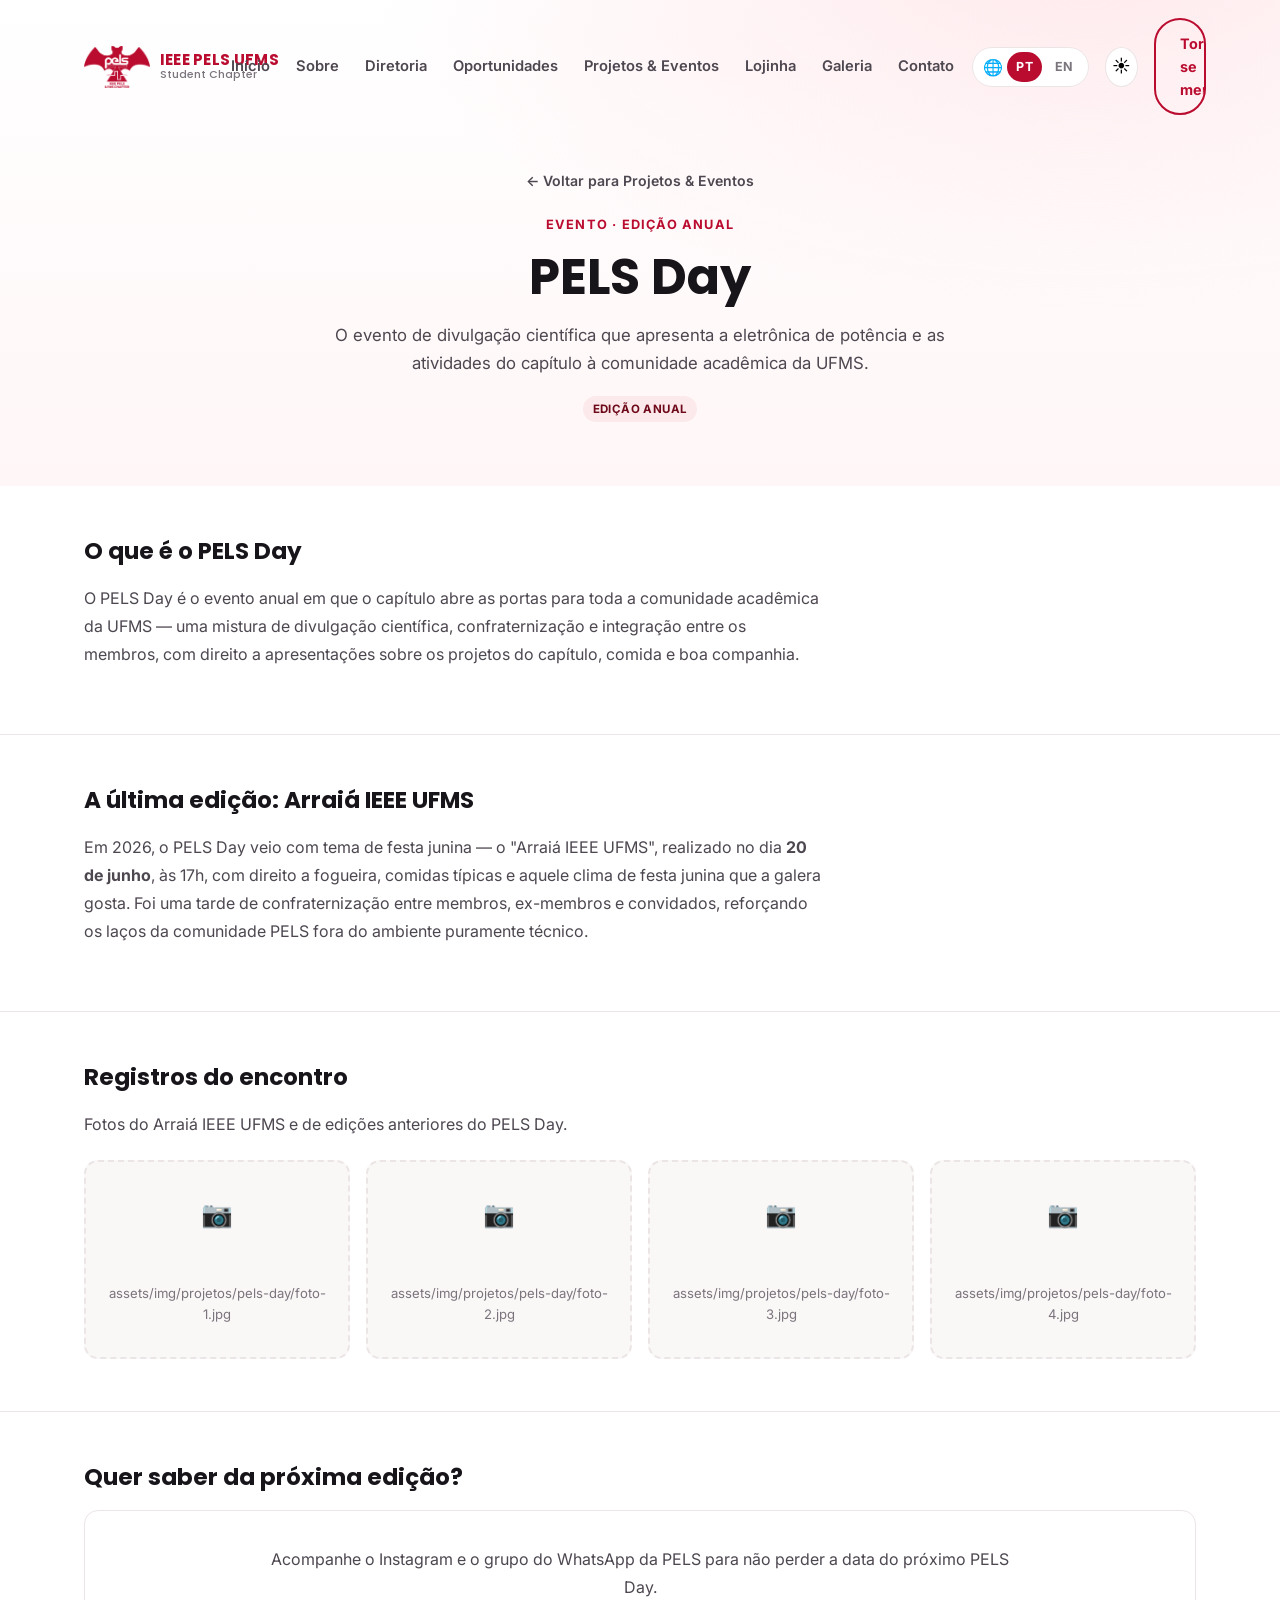
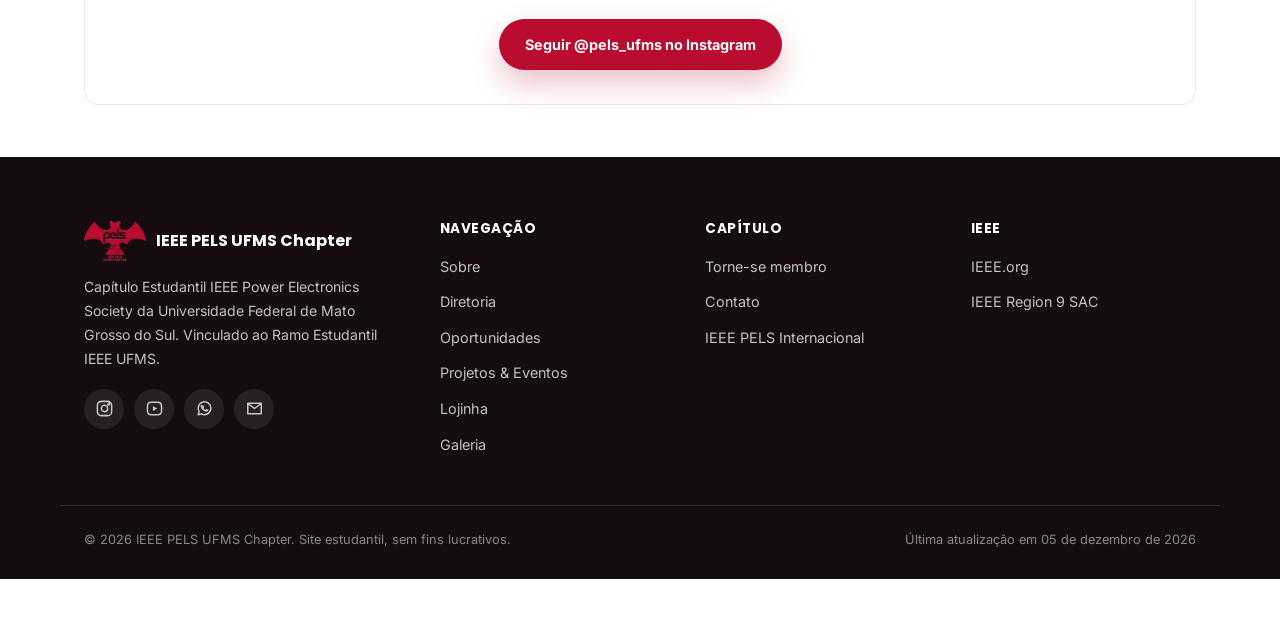
<file: projetos/pels-day.html>
<!DOCTYPE html>
<html lang="pt-BR">
<head>
<meta charset="UTF-8">
<meta name="viewport" content="width=device-width, initial-scale=1.0">
<title>PELS Day — IEEE PELS UFMS Chapter</title>
<meta name="description" content="PELS Day: o evento de divulgação científica do Capítulo Estudantil IEEE PELS UFMS. Confira como foi a última edição, com tema de Arraiá.">
<link rel="icon" type="image/png" sizes="32x32" href="../assets/img/favicon-32.png">
<link rel="icon" type="image/png" sizes="192x192" href="../assets/img/favicon-192.png">
<link rel="apple-touch-icon" href="../assets/img/favicon-192.png">
<link rel="preconnect" href="https://fonts.googleapis.com">
<link rel="preconnect" href="https://fonts.gstatic.com" crossorigin>
<link href="https://fonts.googleapis.com/css2?family=Inter:wght@400;500;600;700&family=Poppins:wght@600;700;800&display=swap" rel="stylesheet">
<link rel="stylesheet" href="../css/style.css">
<script>
  (function () {
    var stored = localStorage.getItem('pels-theme');
    var theme = stored || (window.matchMedia('(prefers-color-scheme: dark)').matches ? 'dark' : 'light');
    document.documentElement.setAttribute('data-theme', theme);

    var storedLang = localStorage.getItem('pels-lang');
    if (storedLang === 'en') document.documentElement.setAttribute('lang', 'en');
  })();
</script>
</head>
<body>

<a class="skip-link" href="#conteudo">Pular para o conteúdo</a>
<div class="scroll-progress" id="scrollProgress"></div>

<header class="site-header" id="siteHeader">
  <div class="container">
    <a href="../index.html" class="brand">
      <img src="../assets/img/logo.png" alt="Logo IEEE PELS UFMS Chapter">
      <span class="brand-text">
        <strong>IEEE PELS UFMS</strong>
        <span>Student Chapter</span>
      </span>
    </a>

    <nav class="nav-desktop" aria-label="Navegação principal">
      <a href="../index.html#inicio"><span class="i18n-pt">Início</span><span class="i18n-en" lang="en">Home</span></a>
      <a href="../index.html#sobre"><span class="i18n-pt">Sobre</span><span class="i18n-en" lang="en">About</span></a>
      <a href="../index.html#diretoria"><span class="i18n-pt">Diretoria</span><span class="i18n-en" lang="en">Board</span></a>
      <a href="../index.html#oportunidades"><span class="i18n-pt">Oportunidades</span><span class="i18n-en" lang="en">Opportunities</span></a>
      <a href="../index.html#projetos"><span class="i18n-pt">Projetos &amp; Eventos</span><span class="i18n-en" lang="en">Projects &amp; Events</span></a>
      <a href="../index.html#loja"><span class="i18n-pt">Lojinha</span><span class="i18n-en" lang="en">Shop</span></a>
      <a href="../index.html#galeria"><span class="i18n-pt">Galeria</span><span class="i18n-en" lang="en">Gallery</span></a>
      <a href="../index.html#contato"><span class="i18n-pt">Contato</span><span class="i18n-en" lang="en">Contact</span></a>
    </nav>

    <div class="lang-toggle" role="group" aria-label="Idioma do site / Site language">
      <span class="lang-toggle-icon" aria-hidden="true">🌐</span>
      <button type="button" class="lang-btn" data-lang-btn="pt" aria-pressed="true">PT</button>
      <button type="button" class="lang-btn" data-lang-btn="en" aria-pressed="false">EN</button>
    </div>

    <button class="theme-toggle" id="themeToggle" type="button" aria-label="Alternar tema claro/escuro" aria-pressed="false">
      <span class="theme-icon theme-icon-sun" aria-hidden="true">☀️</span>
      <span class="theme-icon theme-icon-moon" aria-hidden="true">🌙</span>
    </button>

    <a href="../index.html#membros" class="btn btn-outline"><span class="i18n-pt">Torne-se membro</span><span class="i18n-en" lang="en">Become a member</span></a>

    <button class="nav-toggle" id="navToggle" aria-label="Abrir menu" aria-expanded="false" aria-controls="navMobile">
      <span></span>
    </button>
  </div>
</header>

<nav class="nav-mobile" id="navMobile" aria-label="Navegação mobile">
  <a href="../index.html#inicio"><span class="i18n-pt">Início</span><span class="i18n-en" lang="en">Home</span></a>
  <a href="../index.html#sobre"><span class="i18n-pt">Sobre</span><span class="i18n-en" lang="en">About</span></a>
  <a href="../index.html#diretoria"><span class="i18n-pt">Diretoria</span><span class="i18n-en" lang="en">Board</span></a>
  <a href="../index.html#oportunidades"><span class="i18n-pt">Oportunidades</span><span class="i18n-en" lang="en">Opportunities</span></a>
  <a href="../index.html#projetos"><span class="i18n-pt">Projetos &amp; Eventos</span><span class="i18n-en" lang="en">Projects &amp; Events</span></a>
  <a href="../index.html#loja"><span class="i18n-pt">Lojinha</span><span class="i18n-en" lang="en">Shop</span></a>
  <a href="../index.html#galeria"><span class="i18n-pt">Galeria</span><span class="i18n-en" lang="en">Gallery</span></a>
  <a href="../index.html#contato"><span class="i18n-pt">Contato</span><span class="i18n-en" lang="en">Contact</span></a>
  <a href="../index.html#membros" class="btn btn-primary"><span class="i18n-pt">Torne-se membro</span><span class="i18n-en" lang="en">Become a member</span></a>
  <div class="lang-toggle lang-toggle-mobile" role="group" aria-label="Idioma do site / Site language">
    <span class="lang-toggle-icon" aria-hidden="true">🌐</span>
    <button type="button" class="lang-btn" data-lang-btn="pt" aria-pressed="true">PT</button>
    <button type="button" class="lang-btn" data-lang-btn="en" aria-pressed="false">EN</button>
  </div>
  <button class="theme-toggle theme-toggle-mobile" id="themeToggleMobile" type="button" aria-label="Alternar tema claro/escuro" aria-pressed="false">
    <span class="theme-icon theme-icon-sun" aria-hidden="true">☀️</span>
    <span class="theme-icon theme-icon-moon" aria-hidden="true">🌙</span>
    <span class="theme-toggle-label" id="themeToggleLabel">Tema escuro</span>
  </button>
</nav>

<main id="conteudo">

  <section class="page-hero">
    <div class="container">
      <a href="../index.html#projetos" class="page-back"><span class="i18n-pt">← Voltar para Projetos &amp; Eventos</span><span class="i18n-en" lang="en">← Back to Projects &amp; Events</span></a>
      <span class="kicker i18n-pt">Evento · Edição anual</span>
      <span class="kicker i18n-en" lang="en">Event · Annual edition</span>
      <h1>PELS Day</h1>
      <p class="page-lead i18n-pt">O evento de divulgação científica que apresenta a eletrônica de potência e as atividades do capítulo à comunidade acadêmica da UFMS.</p>
      <p class="page-lead i18n-en" lang="en">The scientific outreach event that showcases power electronics and the chapter's activities to the UFMS academic community.</p>
      <span class="opp-tag i18n-pt">Edição anual</span>
      <span class="opp-tag i18n-en" lang="en">Annual edition</span>
    </div>
  </section>

  <section class="page-section">
    <div class="container">
      <h2 class="i18n-pt">O que é o PELS Day</h2>
      <h2 class="i18n-en" lang="en">What PELS Day is</h2>
      <p class="i18n-pt">
        O PELS Day é o evento anual em que o capítulo abre as portas para toda a comunidade acadêmica da UFMS —
        uma mistura de divulgação científica, confraternização e integração entre os membros, com direito a
        apresentações sobre os projetos do capítulo, comida e boa companhia.
      </p>
      <p class="i18n-en" lang="en">
        PELS Day is the annual event where the chapter opens its doors to the whole UFMS academic community — a
        mix of scientific outreach, socializing and integration among members, complete with presentations
        about the chapter's projects, food and good company.
      </p>
    </div>
  </section>

  <section class="page-section">
    <div class="container">
      <h2 class="i18n-pt">A última edição: Arraiá IEEE UFMS</h2>
      <h2 class="i18n-en" lang="en">The latest edition: Arraiá IEEE UFMS</h2>
      <p class="i18n-pt">
        Em 2026, o PELS Day veio com tema de festa junina — o "Arraiá IEEE UFMS", realizado no dia
        <strong>20 de junho</strong>, às 17h, com direito a fogueira, comidas típicas e aquele clima de festa
        junina que a galera gosta. Foi uma tarde de confraternização entre membros, ex-membros e convidados,
        reforçando os laços da comunidade PELS fora do ambiente puramente técnico.
      </p>
      <p class="i18n-en" lang="en">
        In 2026, PELS Day took on a Brazilian June Festival theme — the "Arraiá IEEE UFMS", held on
        <strong>June 20</strong> at 5 PM, complete with a bonfire, traditional festival food and that festive
        atmosphere everyone loves. It was an afternoon of socializing between members, alumni and guests,
        strengthening the PELS community's bonds outside the purely technical setting.
      </p>
    </div>
  </section>

  <section class="page-section">
    <div class="container">
      <h2 class="i18n-pt">Registros do encontro</h2>
      <h2 class="i18n-en" lang="en">Event records</h2>
      <p class="i18n-pt">Fotos do Arraiá IEEE UFMS e de edições anteriores do PELS Day.</p>
      <p class="i18n-en" lang="en">Photos from the Arraiá IEEE UFMS and previous PELS Day editions.</p>
      <!-- Fotos: substituir os placeholders abaixo por <img src="../assets/img/projetos/pels-day/foto-N.jpg" alt="..."> -->
      <div class="photo-placeholder-grid">
        <div class="photo-placeholder"><span>📷</span><span>assets/img/projetos/pels-day/foto-1.jpg</span></div>
        <div class="photo-placeholder"><span>📷</span><span>assets/img/projetos/pels-day/foto-2.jpg</span></div>
        <div class="photo-placeholder"><span>📷</span><span>assets/img/projetos/pels-day/foto-3.jpg</span></div>
        <div class="photo-placeholder"><span>📷</span><span>assets/img/projetos/pels-day/foto-4.jpg</span></div>
      </div>
    </div>
  </section>

  <section class="page-section">
    <div class="container">
      <h2 class="i18n-pt">Quer saber da próxima edição?</h2>
      <h2 class="i18n-en" lang="en">Want to know about the next edition?</h2>
      <div class="page-cta">
        <p class="i18n-pt">Acompanhe o Instagram e o grupo do WhatsApp da PELS para não perder a data do próximo PELS Day.</p>
        <p class="i18n-en" lang="en">Follow PELS on Instagram and the WhatsApp group to not miss the date of the next PELS Day.</p>
        <a href="https://www.instagram.com/pels_ufms/" target="_blank" rel="noopener" class="btn btn-primary"><span class="i18n-pt">Seguir @pels_ufms no Instagram</span><span class="i18n-en" lang="en">Follow @pels_ufms on Instagram</span></a>
      </div>
    </div>
  </section>

</main>

<footer class="site-footer">
  <div class="container footer-grid">
    <div>
      <div class="footer-brand">
        <img src="../assets/img/logo.png" alt="Logo IEEE PELS UFMS">
        <strong>IEEE PELS UFMS Chapter</strong>
      </div>
      <p class="i18n-pt">Capítulo Estudantil IEEE Power Electronics Society da Universidade Federal de Mato Grosso do
        Sul. Vinculado ao Ramo Estudantil IEEE UFMS.</p>
      <p class="i18n-en" lang="en">IEEE Power Electronics Society Student Chapter at the Federal University of
        Mato Grosso do Sul. Affiliated with the IEEE UFMS Student Branch.</p>
      <div class="social-row">
        <a href="https://www.instagram.com/pels_ufms/" target="_blank" rel="noopener" aria-label="Instagram"><svg viewBox="0 0 24 24"><rect x="3" y="3" width="18" height="18" rx="5"/><circle cx="12" cy="12" r="4"/><circle cx="17.5" cy="6.5" r="1"/></svg></a>
        <a href="https://youtube.com/@pelsufms8757" target="_blank" rel="noopener" aria-label="YouTube"><svg viewBox="0 0 24 24"><path d="M21 12c0 3.5-.4 5.7-1.1 6.7-.7.9-2.2 1.3-4.8 1.3H8.9c-2.6 0-4.1-.4-4.8-1.3C3.4 17.7 3 15.5 3 12s.4-5.7 1.1-6.7C4.8 4.4 6.3 4 8.9 4h6.2c2.6 0 4.1.4 4.8 1.3.7 1 1.1 3.2 1.1 6.7Z"/><path d="m10 8.8 5.3 3.2-5.3 3.2Z" class="fill"/></svg></a>
        <a href="https://chat.whatsapp.com/J5uKCY3uAXA0diFgOtXQ81" target="_blank" rel="noopener" aria-label="WhatsApp"><svg viewBox="0 0 24 24"><path d="M20 11.8a8 8 0 0 1-11.8 7L4 20l1.3-4.1A8 8 0 1 1 20 11.8Z"/><path d="M9.1 8.3c.2-.4.3-.4.6-.4h.5c.1 0 .3 0 .4.3l.8 1.9c.1.2.1.3 0 .5l-.4.5c-.2.2-.3.3-.1.6.2.4.9 1.4 2 1.9.3.2.5.2.7 0l.7-.8c.2-.2.3-.2.5-.1l1.7.8c.3.1.4.2.4.4 0 .2-.1 1-.6 1.4-.5.5-1.2.6-1.5.6-.4 0-1.5-.1-3.1-.8a10.7 10.7 0 0 1-3.5-3.1c-.9-1.2-1.2-2.3-1.2-3.1 0-.8.4-1.3.7-1.7Z" class="fill"/></svg></a>
        <a href="mailto:pelsufms@gmail.com" aria-label="E-mail"><svg viewBox="0 0 24 24"><path d="M3.5 5.5h17v13h-17zM4 6l8 6 8-6"/></svg></a>
      </div>
    </div>

    <div class="footer-col">
      <h4><span class="i18n-pt">Navegação</span><span class="i18n-en" lang="en">Navigation</span></h4>
      <ul>
        <li><a href="../index.html#sobre"><span class="i18n-pt">Sobre</span><span class="i18n-en" lang="en">About</span></a></li>
        <li><a href="../index.html#diretoria"><span class="i18n-pt">Diretoria</span><span class="i18n-en" lang="en">Board</span></a></li>
        <li><a href="../index.html#oportunidades"><span class="i18n-pt">Oportunidades</span><span class="i18n-en" lang="en">Opportunities</span></a></li>
        <li><a href="../index.html#projetos"><span class="i18n-pt">Projetos &amp; Eventos</span><span class="i18n-en" lang="en">Projects &amp; Events</span></a></li>
        <li><a href="../index.html#loja"><span class="i18n-pt">Lojinha</span><span class="i18n-en" lang="en">Shop</span></a></li>
        <li><a href="../index.html#galeria"><span class="i18n-pt">Galeria</span><span class="i18n-en" lang="en">Gallery</span></a></li>
      </ul>
    </div>

    <div class="footer-col">
      <h4><span class="i18n-pt">Capítulo</span><span class="i18n-en" lang="en">Chapter</span></h4>
      <ul>
        <li><a href="../index.html#membros"><span class="i18n-pt">Torne-se membro</span><span class="i18n-en" lang="en">Become a member</span></a></li>
        <li><a href="../index.html#contato"><span class="i18n-pt">Contato</span><span class="i18n-en" lang="en">Contact</span></a></li>
        <li><a href="https://www.ieee-pels.org" target="_blank" rel="noopener"><span class="i18n-pt">IEEE PELS Internacional</span><span class="i18n-en" lang="en">IEEE PELS International</span></a></li>
      </ul>
    </div>

    <div class="footer-col">
      <h4>IEEE</h4>
      <ul>
        <li><a href="https://www.ieee.org" target="_blank" rel="noopener">IEEE.org</a></li>
        <li><a href="https://r9.ieee.org/sac" target="_blank" rel="noopener">IEEE Region 9 SAC</a></li>
      </ul>
    </div>
  </div>

  <div class="container footer-bottom">
    <span><span class="i18n-pt">© <span id="year"></span> IEEE PELS UFMS Chapter. Site estudantil, sem fins lucrativos.</span><span class="i18n-en" lang="en">© <span id="yearEn"></span> IEEE PELS UFMS Chapter. Student-run, non-profit website.</span></span>
    <span class="footer-updated"><span class="i18n-pt">Última atualização em <span id="lastUpdated">—</span></span><span class="i18n-en" lang="en">Last updated on <span id="lastUpdatedEn">—</span></span></span>
  </div>
</footer>

<button class="back-to-top" id="backToTop" aria-label="Voltar ao topo">↑</button>

<script src="../js/i18n.js"></script>
<script src="../js/main.js"></script>
</body>
</html>
</file>
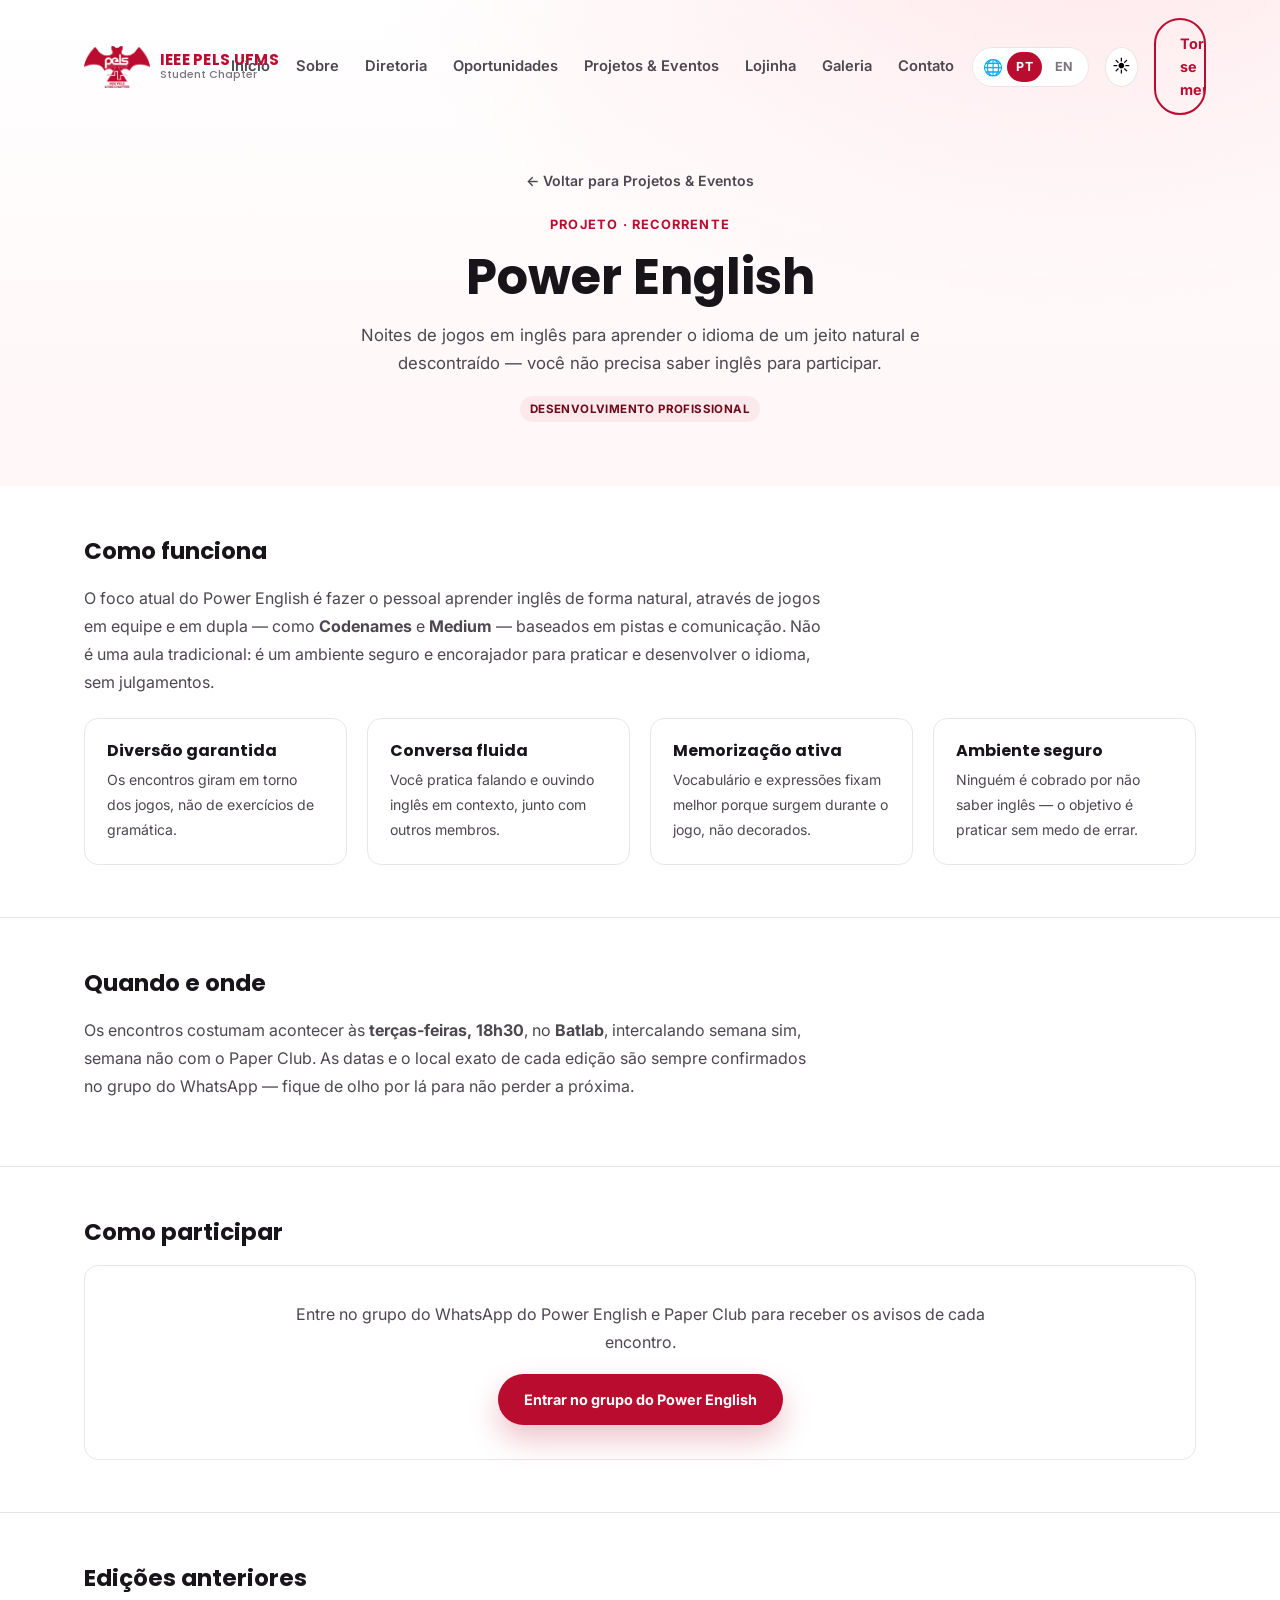
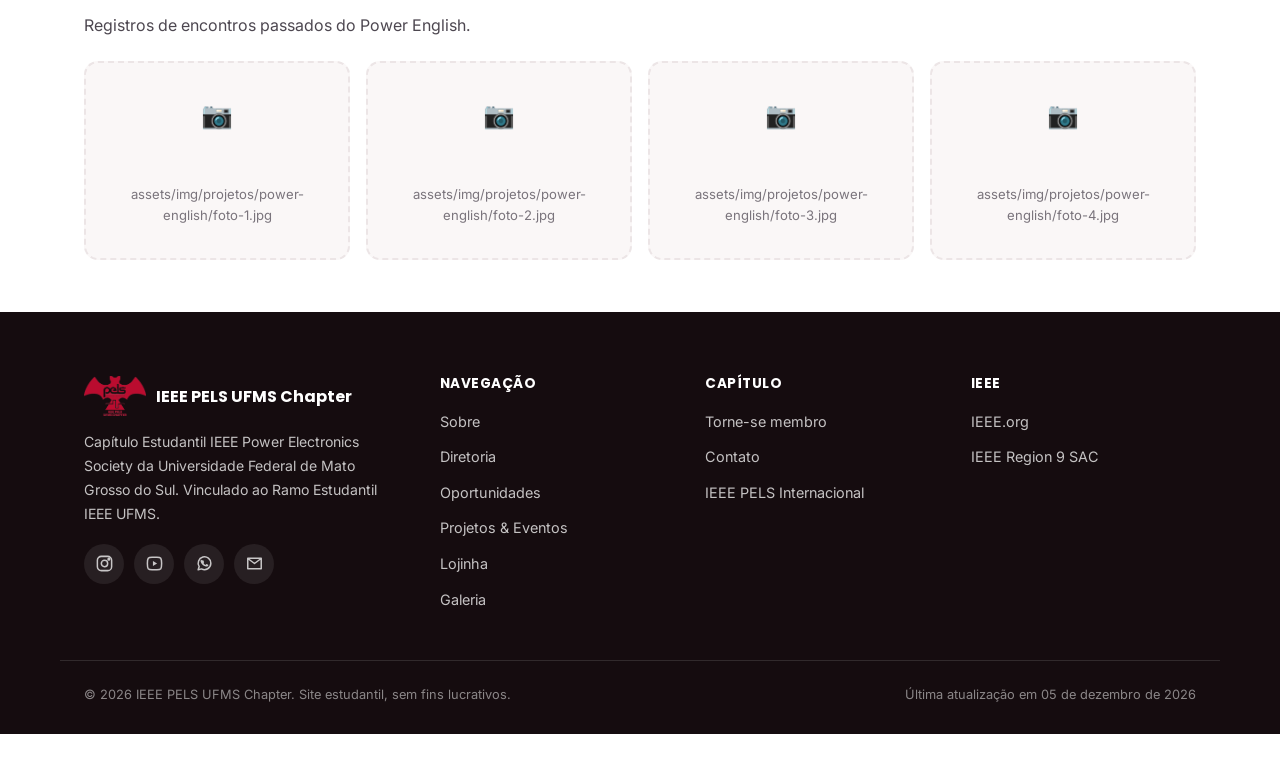
<file: projetos/power-english.html>
<!DOCTYPE html>
<html lang="pt-BR">
<head>
<meta charset="UTF-8">
<meta name="viewport" content="width=device-width, initial-scale=1.0">
<title>Power English — IEEE PELS UFMS Chapter</title>
<meta name="description" content="Power English: noites de jogos em inglês do Capítulo Estudantil IEEE PELS UFMS, para aprender inglês de forma natural e descontraída, sem precisar saber o idioma.">
<link rel="icon" type="image/png" sizes="32x32" href="../assets/img/favicon-32.png">
<link rel="icon" type="image/png" sizes="192x192" href="../assets/img/favicon-192.png">
<link rel="apple-touch-icon" href="../assets/img/favicon-192.png">
<link rel="preconnect" href="https://fonts.googleapis.com">
<link rel="preconnect" href="https://fonts.gstatic.com" crossorigin>
<link href="https://fonts.googleapis.com/css2?family=Inter:wght@400;500;600;700&family=Poppins:wght@600;700;800&display=swap" rel="stylesheet">
<link rel="stylesheet" href="../css/style.css">
<script>
  (function () {
    var stored = localStorage.getItem('pels-theme');
    var theme = stored || (window.matchMedia('(prefers-color-scheme: dark)').matches ? 'dark' : 'light');
    document.documentElement.setAttribute('data-theme', theme);

    var storedLang = localStorage.getItem('pels-lang');
    if (storedLang === 'en') document.documentElement.setAttribute('lang', 'en');
  })();
</script>
</head>
<body>

<a class="skip-link" href="#conteudo">Pular para o conteúdo</a>
<div class="scroll-progress" id="scrollProgress"></div>

<header class="site-header" id="siteHeader">
  <div class="container">
    <a href="../index.html" class="brand">
      <img src="../assets/img/logo.png" alt="Logo IEEE PELS UFMS Chapter">
      <span class="brand-text">
        <strong>IEEE PELS UFMS</strong>
        <span>Student Chapter</span>
      </span>
    </a>

    <nav class="nav-desktop" aria-label="Navegação principal">
      <a href="../index.html#inicio"><span class="i18n-pt">Início</span><span class="i18n-en" lang="en">Home</span></a>
      <a href="../index.html#sobre"><span class="i18n-pt">Sobre</span><span class="i18n-en" lang="en">About</span></a>
      <a href="../index.html#diretoria"><span class="i18n-pt">Diretoria</span><span class="i18n-en" lang="en">Board</span></a>
      <a href="../index.html#oportunidades"><span class="i18n-pt">Oportunidades</span><span class="i18n-en" lang="en">Opportunities</span></a>
      <a href="../index.html#projetos"><span class="i18n-pt">Projetos &amp; Eventos</span><span class="i18n-en" lang="en">Projects &amp; Events</span></a>
      <a href="../index.html#loja"><span class="i18n-pt">Lojinha</span><span class="i18n-en" lang="en">Shop</span></a>
      <a href="../index.html#galeria"><span class="i18n-pt">Galeria</span><span class="i18n-en" lang="en">Gallery</span></a>
      <a href="../index.html#contato"><span class="i18n-pt">Contato</span><span class="i18n-en" lang="en">Contact</span></a>
    </nav>

    <div class="lang-toggle" role="group" aria-label="Idioma do site / Site language">
      <span class="lang-toggle-icon" aria-hidden="true">🌐</span>
      <button type="button" class="lang-btn" data-lang-btn="pt" aria-pressed="true">PT</button>
      <button type="button" class="lang-btn" data-lang-btn="en" aria-pressed="false">EN</button>
    </div>

    <button class="theme-toggle" id="themeToggle" type="button" aria-label="Alternar tema claro/escuro" aria-pressed="false">
      <span class="theme-icon theme-icon-sun" aria-hidden="true">☀️</span>
      <span class="theme-icon theme-icon-moon" aria-hidden="true">🌙</span>
    </button>

    <a href="../index.html#membros" class="btn btn-outline"><span class="i18n-pt">Torne-se membro</span><span class="i18n-en" lang="en">Become a member</span></a>

    <button class="nav-toggle" id="navToggle" aria-label="Abrir menu" aria-expanded="false" aria-controls="navMobile">
      <span></span>
    </button>
  </div>
</header>

<nav class="nav-mobile" id="navMobile" aria-label="Navegação mobile">
  <a href="../index.html#inicio"><span class="i18n-pt">Início</span><span class="i18n-en" lang="en">Home</span></a>
  <a href="../index.html#sobre"><span class="i18n-pt">Sobre</span><span class="i18n-en" lang="en">About</span></a>
  <a href="../index.html#diretoria"><span class="i18n-pt">Diretoria</span><span class="i18n-en" lang="en">Board</span></a>
  <a href="../index.html#oportunidades"><span class="i18n-pt">Oportunidades</span><span class="i18n-en" lang="en">Opportunities</span></a>
  <a href="../index.html#projetos"><span class="i18n-pt">Projetos &amp; Eventos</span><span class="i18n-en" lang="en">Projects &amp; Events</span></a>
  <a href="../index.html#loja"><span class="i18n-pt">Lojinha</span><span class="i18n-en" lang="en">Shop</span></a>
  <a href="../index.html#galeria"><span class="i18n-pt">Galeria</span><span class="i18n-en" lang="en">Gallery</span></a>
  <a href="../index.html#contato"><span class="i18n-pt">Contato</span><span class="i18n-en" lang="en">Contact</span></a>
  <a href="../index.html#membros" class="btn btn-primary"><span class="i18n-pt">Torne-se membro</span><span class="i18n-en" lang="en">Become a member</span></a>
  <div class="lang-toggle lang-toggle-mobile" role="group" aria-label="Idioma do site / Site language">
    <span class="lang-toggle-icon" aria-hidden="true">🌐</span>
    <button type="button" class="lang-btn" data-lang-btn="pt" aria-pressed="true">PT</button>
    <button type="button" class="lang-btn" data-lang-btn="en" aria-pressed="false">EN</button>
  </div>
  <button class="theme-toggle theme-toggle-mobile" id="themeToggleMobile" type="button" aria-label="Alternar tema claro/escuro" aria-pressed="false">
    <span class="theme-icon theme-icon-sun" aria-hidden="true">☀️</span>
    <span class="theme-icon theme-icon-moon" aria-hidden="true">🌙</span>
    <span class="theme-toggle-label" id="themeToggleLabel">Tema escuro</span>
  </button>
</nav>

<main id="conteudo">

  <section class="page-hero">
    <div class="container">
      <a href="../index.html#projetos" class="page-back"><span class="i18n-pt">← Voltar para Projetos &amp; Eventos</span><span class="i18n-en" lang="en">← Back to Projects &amp; Events</span></a>
      <span class="kicker i18n-pt">Projeto · Recorrente</span>
      <span class="kicker i18n-en" lang="en">Project · Recurring</span>
      <h1 lang="en">Power English</h1>
      <p class="page-lead i18n-pt">Noites de jogos em inglês para aprender o idioma de um jeito natural e descontraído — você não precisa saber inglês para participar.</p>
      <p class="page-lead i18n-en" lang="en">English game nights to learn the language in a natural, relaxed way — you don't need to already know English to join.</p>
      <span class="opp-tag i18n-pt">Desenvolvimento Profissional</span>
      <span class="opp-tag i18n-en" lang="en">Professional Development</span>
    </div>
  </section>

  <section class="page-section">
    <div class="container">
      <h2 class="i18n-pt">Como funciona</h2>
      <h2 class="i18n-en" lang="en">How it works</h2>
      <p class="i18n-pt">
        O foco atual do Power English é fazer o pessoal aprender inglês de forma natural, através de jogos em
        equipe e em dupla — como <strong lang="en">Codenames</strong> e <strong lang="en">Medium</strong> — baseados
        em pistas e comunicação. Não é uma aula tradicional: é um ambiente seguro e encorajador para praticar e
        desenvolver o idioma, sem julgamentos.
      </p>
      <p class="i18n-en" lang="en">
        Power English's current focus is helping people learn English naturally, through team and pair games —
        like <strong lang="en">Codenames</strong> and <strong lang="en">Medium</strong> — based on clues and
        communication. It's not a traditional class: it's a safe, encouraging environment to practice and grow
        the language, judgment-free.
      </p>
      <div class="info-cards i18n-pt">
        <div class="info-card">
          <h3>Diversão garantida</h3>
          <p>Os encontros giram em torno dos jogos, não de exercícios de gramática.</p>
        </div>
        <div class="info-card">
          <h3>Conversa fluida</h3>
          <p>Você pratica falando e ouvindo inglês em contexto, junto com outros membros.</p>
        </div>
        <div class="info-card">
          <h3>Memorização ativa</h3>
          <p>Vocabulário e expressões fixam melhor porque surgem durante o jogo, não decorados.</p>
        </div>
        <div class="info-card">
          <h3>Ambiente seguro</h3>
          <p>Ninguém é cobrado por não saber inglês — o objetivo é praticar sem medo de errar.</p>
        </div>
      </div>
      <div class="info-cards i18n-en" lang="en">
        <div class="info-card">
          <h3>Guaranteed fun</h3>
          <p>Meetings revolve around the games, not grammar drills.</p>
        </div>
        <div class="info-card">
          <h3>Fluid conversation</h3>
          <p>You practice speaking and listening to English in context, together with other members.</p>
        </div>
        <div class="info-card">
          <h3>Active memorization</h3>
          <p>Vocabulary and expressions stick better because they come up during the game, not from rote memorizing.</p>
        </div>
        <div class="info-card">
          <h3>Safe environment</h3>
          <p>Nobody is judged for not knowing English — the goal is to practice without fear of making mistakes.</p>
        </div>
      </div>
    </div>
  </section>

  <section class="page-section">
    <div class="container">
      <h2 class="i18n-pt">Quando e onde</h2>
      <h2 class="i18n-en" lang="en">When and where</h2>
      <p class="i18n-pt">
        Os encontros costumam acontecer às <strong>terças-feiras, 18h30</strong>, no <strong>Batlab</strong>,
        intercalando semana sim, semana não com o Paper Club. As datas e o local exato de cada edição são sempre
        confirmados no grupo do WhatsApp — fique de olho por lá para não perder a próxima.
      </p>
      <p class="i18n-en" lang="en">
        Meetings usually happen on <strong>Tuesdays, 6:30 PM</strong>, at <strong>Batlab</strong>, alternating
        weekly with Paper Club. The exact dates and location for each edition are always confirmed in the
        WhatsApp group — keep an eye on it so you don't miss the next one.
      </p>
    </div>
  </section>

  <section class="page-section">
    <div class="container">
      <h2 class="i18n-pt">Como participar</h2>
      <h2 class="i18n-en" lang="en">How to join</h2>
      <div class="page-cta">
        <p class="i18n-pt">Entre no grupo do WhatsApp do Power English e Paper Club para receber os avisos de cada encontro.</p>
        <p class="i18n-en" lang="en">Join the Power English and Paper Club WhatsApp group to get notified about each meeting.</p>
        <a href="https://chat.whatsapp.com/L0XDdYdBZkR9xxgY0qkixv" target="_blank" rel="noopener" class="btn btn-primary"><span class="i18n-pt">Entrar no grupo do Power English</span><span class="i18n-en" lang="en">Join the Power English group</span></a>
      </div>
    </div>
  </section>

  <section class="page-section">
    <div class="container">
      <h2 class="i18n-pt">Edições anteriores</h2>
      <h2 class="i18n-en" lang="en">Past editions</h2>
      <p class="i18n-pt">Registros de encontros passados do Power English.</p>
      <p class="i18n-en" lang="en">Records of past Power English meetings.</p>
      <!-- Fotos: substituir os placeholders abaixo por <img src="../assets/img/projetos/power-english/foto-N.jpg" alt="..."> -->
      <div class="photo-placeholder-grid">
        <div class="photo-placeholder"><span>📷</span><span>assets/img/projetos/power-english/foto-1.jpg</span></div>
        <div class="photo-placeholder"><span>📷</span><span>assets/img/projetos/power-english/foto-2.jpg</span></div>
        <div class="photo-placeholder"><span>📷</span><span>assets/img/projetos/power-english/foto-3.jpg</span></div>
        <div class="photo-placeholder"><span>📷</span><span>assets/img/projetos/power-english/foto-4.jpg</span></div>
      </div>
    </div>
  </section>

</main>

<footer class="site-footer">
  <div class="container footer-grid">
    <div>
      <div class="footer-brand">
        <img src="../assets/img/logo.png" alt="Logo IEEE PELS UFMS">
        <strong>IEEE PELS UFMS Chapter</strong>
      </div>
      <p class="i18n-pt">Capítulo Estudantil IEEE Power Electronics Society da Universidade Federal de Mato Grosso do
        Sul. Vinculado ao Ramo Estudantil IEEE UFMS.</p>
      <p class="i18n-en" lang="en">IEEE Power Electronics Society Student Chapter at the Federal University of
        Mato Grosso do Sul. Affiliated with the IEEE UFMS Student Branch.</p>
      <div class="social-row">
        <a href="https://www.instagram.com/pels_ufms/" target="_blank" rel="noopener" aria-label="Instagram"><svg viewBox="0 0 24 24"><rect x="3" y="3" width="18" height="18" rx="5"/><circle cx="12" cy="12" r="4"/><circle cx="17.5" cy="6.5" r="1"/></svg></a>
        <a href="https://youtube.com/@pelsufms8757" target="_blank" rel="noopener" aria-label="YouTube"><svg viewBox="0 0 24 24"><path d="M21 12c0 3.5-.4 5.7-1.1 6.7-.7.9-2.2 1.3-4.8 1.3H8.9c-2.6 0-4.1-.4-4.8-1.3C3.4 17.7 3 15.5 3 12s.4-5.7 1.1-6.7C4.8 4.4 6.3 4 8.9 4h6.2c2.6 0 4.1.4 4.8 1.3.7 1 1.1 3.2 1.1 6.7Z"/><path d="m10 8.8 5.3 3.2-5.3 3.2Z" class="fill"/></svg></a>
        <a href="https://chat.whatsapp.com/J5uKCY3uAXA0diFgOtXQ81" target="_blank" rel="noopener" aria-label="WhatsApp"><svg viewBox="0 0 24 24"><path d="M20 11.8a8 8 0 0 1-11.8 7L4 20l1.3-4.1A8 8 0 1 1 20 11.8Z"/><path d="M9.1 8.3c.2-.4.3-.4.6-.4h.5c.1 0 .3 0 .4.3l.8 1.9c.1.2.1.3 0 .5l-.4.5c-.2.2-.3.3-.1.6.2.4.9 1.4 2 1.9.3.2.5.2.7 0l.7-.8c.2-.2.3-.2.5-.1l1.7.8c.3.1.4.2.4.4 0 .2-.1 1-.6 1.4-.5.5-1.2.6-1.5.6-.4 0-1.5-.1-3.1-.8a10.7 10.7 0 0 1-3.5-3.1c-.9-1.2-1.2-2.3-1.2-3.1 0-.8.4-1.3.7-1.7Z" class="fill"/></svg></a>
        <a href="mailto:pelsufms@gmail.com" aria-label="E-mail"><svg viewBox="0 0 24 24"><path d="M3.5 5.5h17v13h-17zM4 6l8 6 8-6"/></svg></a>
      </div>
    </div>

    <div class="footer-col">
      <h4><span class="i18n-pt">Navegação</span><span class="i18n-en" lang="en">Navigation</span></h4>
      <ul>
        <li><a href="../index.html#sobre"><span class="i18n-pt">Sobre</span><span class="i18n-en" lang="en">About</span></a></li>
        <li><a href="../index.html#diretoria"><span class="i18n-pt">Diretoria</span><span class="i18n-en" lang="en">Board</span></a></li>
        <li><a href="../index.html#oportunidades"><span class="i18n-pt">Oportunidades</span><span class="i18n-en" lang="en">Opportunities</span></a></li>
        <li><a href="../index.html#projetos"><span class="i18n-pt">Projetos &amp; Eventos</span><span class="i18n-en" lang="en">Projects &amp; Events</span></a></li>
        <li><a href="../index.html#loja"><span class="i18n-pt">Lojinha</span><span class="i18n-en" lang="en">Shop</span></a></li>
        <li><a href="../index.html#galeria"><span class="i18n-pt">Galeria</span><span class="i18n-en" lang="en">Gallery</span></a></li>
      </ul>
    </div>

    <div class="footer-col">
      <h4><span class="i18n-pt">Capítulo</span><span class="i18n-en" lang="en">Chapter</span></h4>
      <ul>
        <li><a href="../index.html#membros"><span class="i18n-pt">Torne-se membro</span><span class="i18n-en" lang="en">Become a member</span></a></li>
        <li><a href="../index.html#contato"><span class="i18n-pt">Contato</span><span class="i18n-en" lang="en">Contact</span></a></li>
        <li><a href="https://www.ieee-pels.org" target="_blank" rel="noopener"><span class="i18n-pt">IEEE PELS Internacional</span><span class="i18n-en" lang="en">IEEE PELS International</span></a></li>
      </ul>
    </div>

    <div class="footer-col">
      <h4>IEEE</h4>
      <ul>
        <li><a href="https://www.ieee.org" target="_blank" rel="noopener">IEEE.org</a></li>
        <li><a href="https://r9.ieee.org/sac" target="_blank" rel="noopener">IEEE Region 9 SAC</a></li>
      </ul>
    </div>
  </div>

  <div class="container footer-bottom">
    <span><span class="i18n-pt">© <span id="year"></span> IEEE PELS UFMS Chapter. Site estudantil, sem fins lucrativos.</span><span class="i18n-en" lang="en">© <span id="yearEn"></span> IEEE PELS UFMS Chapter. Student-run, non-profit website.</span></span>
    <span class="footer-updated"><span class="i18n-pt">Última atualização em <span id="lastUpdated">—</span></span><span class="i18n-en" lang="en">Last updated on <span id="lastUpdatedEn">—</span></span></span>
  </div>
</footer>

<button class="back-to-top" id="backToTop" aria-label="Voltar ao topo">↑</button>

<script src="../js/i18n.js"></script>
<script src="../js/main.js"></script>
</body>
</html>
</file>
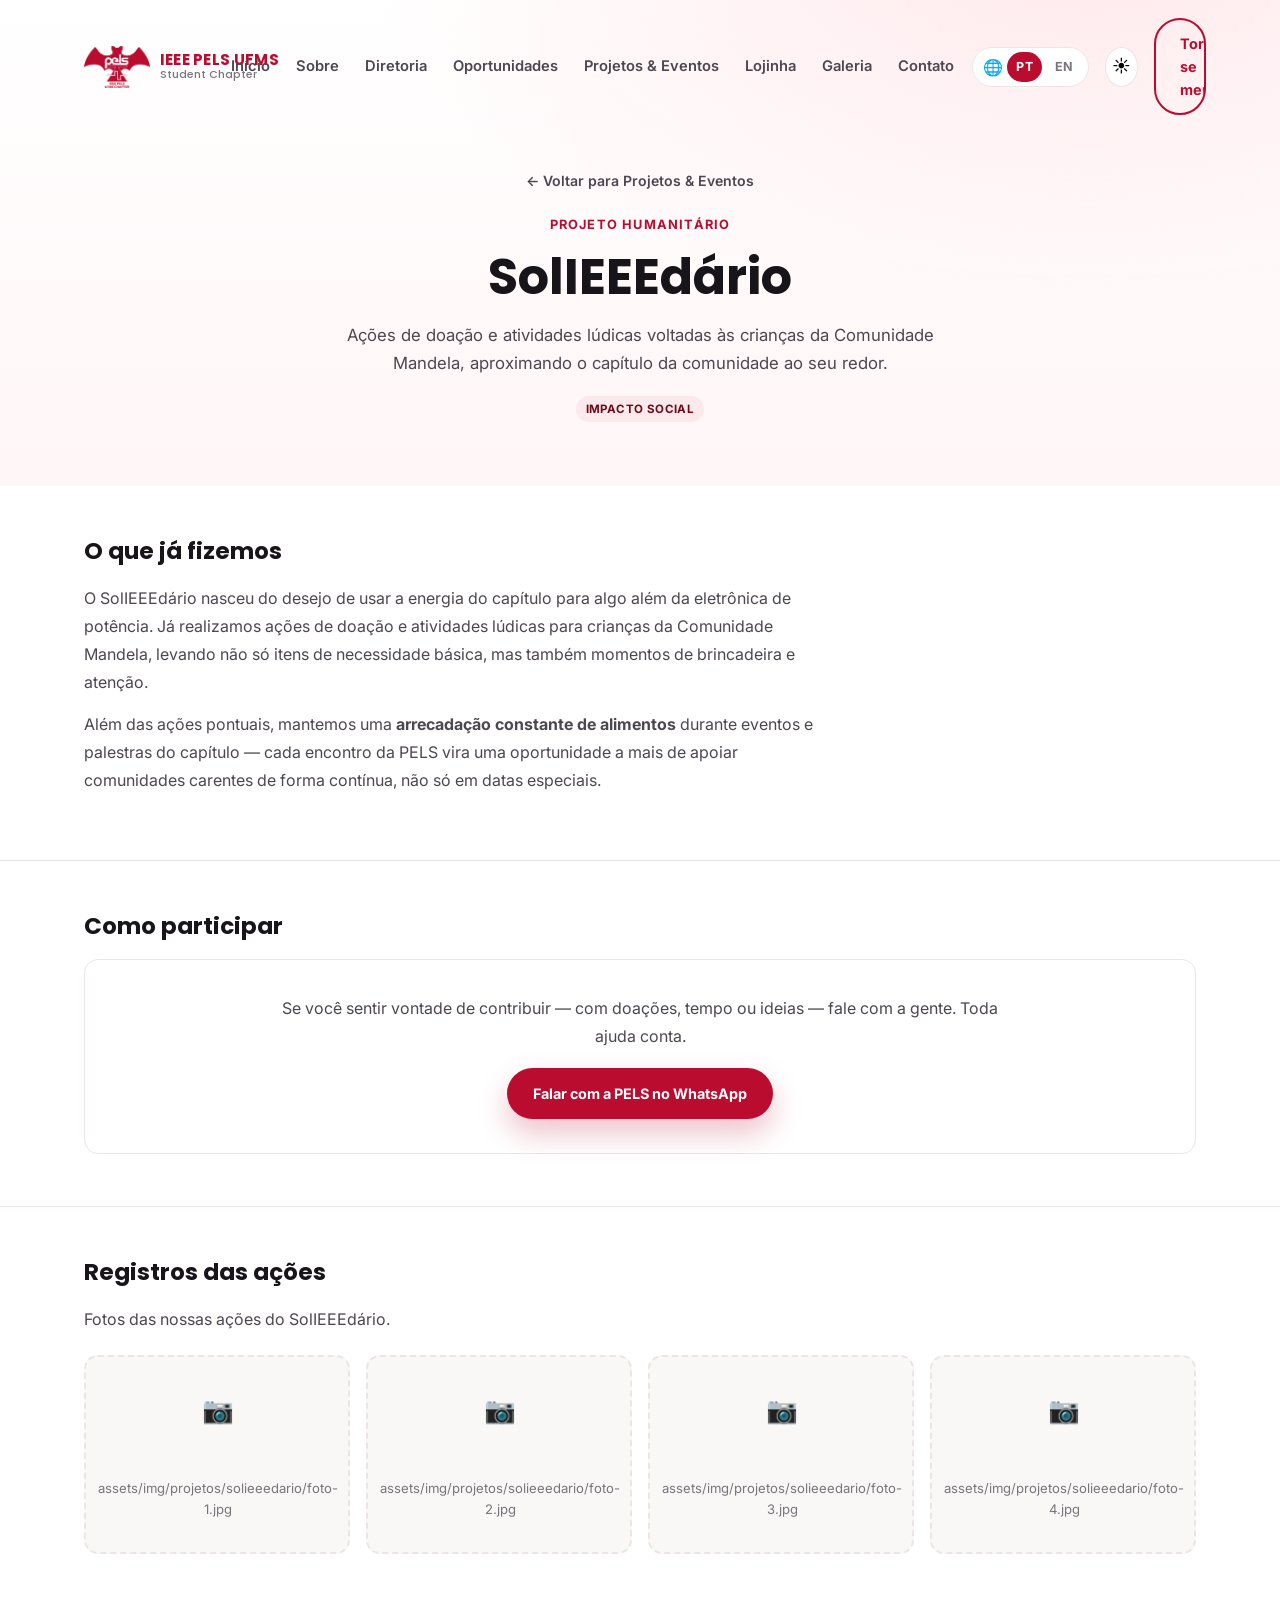
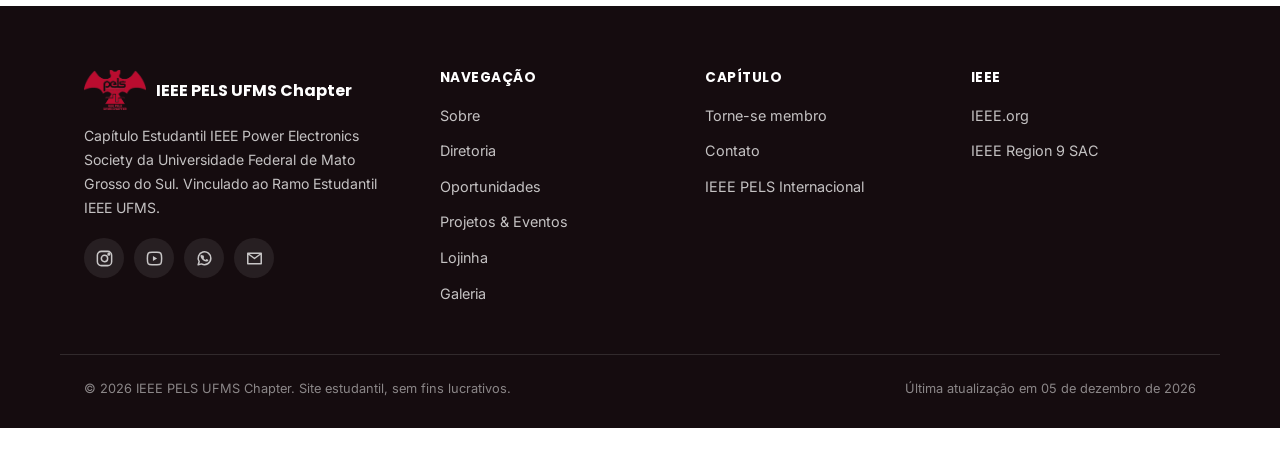
<file: projetos/solieeedario.html>
<!DOCTYPE html>
<html lang="pt-BR">
<head>
<meta charset="UTF-8">
<meta name="viewport" content="width=device-width, initial-scale=1.0">
<title>SolIEEEdário — IEEE PELS UFMS Chapter</title>
<meta name="description" content="SolIEEEdário: ações humanitárias do Capítulo Estudantil IEEE PELS UFMS, com doações e arrecadação de alimentos para apoiar comunidades carentes.">
<link rel="icon" type="image/png" sizes="32x32" href="../assets/img/favicon-32.png">
<link rel="icon" type="image/png" sizes="192x192" href="../assets/img/favicon-192.png">
<link rel="apple-touch-icon" href="../assets/img/favicon-192.png">
<link rel="preconnect" href="https://fonts.googleapis.com">
<link rel="preconnect" href="https://fonts.gstatic.com" crossorigin>
<link href="https://fonts.googleapis.com/css2?family=Inter:wght@400;500;600;700&family=Poppins:wght@600;700;800&display=swap" rel="stylesheet">
<link rel="stylesheet" href="../css/style.css">
<script>
  (function () {
    var stored = localStorage.getItem('pels-theme');
    var theme = stored || (window.matchMedia('(prefers-color-scheme: dark)').matches ? 'dark' : 'light');
    document.documentElement.setAttribute('data-theme', theme);

    var storedLang = localStorage.getItem('pels-lang');
    if (storedLang === 'en') document.documentElement.setAttribute('lang', 'en');
  })();
</script>
</head>
<body>

<a class="skip-link" href="#conteudo">Pular para o conteúdo</a>
<div class="scroll-progress" id="scrollProgress"></div>

<header class="site-header" id="siteHeader">
  <div class="container">
    <a href="../index.html" class="brand">
      <img src="../assets/img/logo.png" alt="Logo IEEE PELS UFMS Chapter">
      <span class="brand-text">
        <strong>IEEE PELS UFMS</strong>
        <span>Student Chapter</span>
      </span>
    </a>

    <nav class="nav-desktop" aria-label="Navegação principal">
      <a href="../index.html#inicio"><span class="i18n-pt">Início</span><span class="i18n-en" lang="en">Home</span></a>
      <a href="../index.html#sobre"><span class="i18n-pt">Sobre</span><span class="i18n-en" lang="en">About</span></a>
      <a href="../index.html#diretoria"><span class="i18n-pt">Diretoria</span><span class="i18n-en" lang="en">Board</span></a>
      <a href="../index.html#oportunidades"><span class="i18n-pt">Oportunidades</span><span class="i18n-en" lang="en">Opportunities</span></a>
      <a href="../index.html#projetos"><span class="i18n-pt">Projetos &amp; Eventos</span><span class="i18n-en" lang="en">Projects &amp; Events</span></a>
      <a href="../index.html#loja"><span class="i18n-pt">Lojinha</span><span class="i18n-en" lang="en">Shop</span></a>
      <a href="../index.html#galeria"><span class="i18n-pt">Galeria</span><span class="i18n-en" lang="en">Gallery</span></a>
      <a href="../index.html#contato"><span class="i18n-pt">Contato</span><span class="i18n-en" lang="en">Contact</span></a>
    </nav>

    <div class="lang-toggle" role="group" aria-label="Idioma do site / Site language">
      <span class="lang-toggle-icon" aria-hidden="true">🌐</span>
      <button type="button" class="lang-btn" data-lang-btn="pt" aria-pressed="true">PT</button>
      <button type="button" class="lang-btn" data-lang-btn="en" aria-pressed="false">EN</button>
    </div>

    <button class="theme-toggle" id="themeToggle" type="button" aria-label="Alternar tema claro/escuro" aria-pressed="false">
      <span class="theme-icon theme-icon-sun" aria-hidden="true">☀️</span>
      <span class="theme-icon theme-icon-moon" aria-hidden="true">🌙</span>
    </button>

    <a href="../index.html#membros" class="btn btn-outline"><span class="i18n-pt">Torne-se membro</span><span class="i18n-en" lang="en">Become a member</span></a>

    <button class="nav-toggle" id="navToggle" aria-label="Abrir menu" aria-expanded="false" aria-controls="navMobile">
      <span></span>
    </button>
  </div>
</header>

<nav class="nav-mobile" id="navMobile" aria-label="Navegação mobile">
  <a href="../index.html#inicio"><span class="i18n-pt">Início</span><span class="i18n-en" lang="en">Home</span></a>
  <a href="../index.html#sobre"><span class="i18n-pt">Sobre</span><span class="i18n-en" lang="en">About</span></a>
  <a href="../index.html#diretoria"><span class="i18n-pt">Diretoria</span><span class="i18n-en" lang="en">Board</span></a>
  <a href="../index.html#oportunidades"><span class="i18n-pt">Oportunidades</span><span class="i18n-en" lang="en">Opportunities</span></a>
  <a href="../index.html#projetos"><span class="i18n-pt">Projetos &amp; Eventos</span><span class="i18n-en" lang="en">Projects &amp; Events</span></a>
  <a href="../index.html#loja"><span class="i18n-pt">Lojinha</span><span class="i18n-en" lang="en">Shop</span></a>
  <a href="../index.html#galeria"><span class="i18n-pt">Galeria</span><span class="i18n-en" lang="en">Gallery</span></a>
  <a href="../index.html#contato"><span class="i18n-pt">Contato</span><span class="i18n-en" lang="en">Contact</span></a>
  <a href="../index.html#membros" class="btn btn-primary"><span class="i18n-pt">Torne-se membro</span><span class="i18n-en" lang="en">Become a member</span></a>
  <div class="lang-toggle lang-toggle-mobile" role="group" aria-label="Idioma do site / Site language">
    <span class="lang-toggle-icon" aria-hidden="true">🌐</span>
    <button type="button" class="lang-btn" data-lang-btn="pt" aria-pressed="true">PT</button>
    <button type="button" class="lang-btn" data-lang-btn="en" aria-pressed="false">EN</button>
  </div>
  <button class="theme-toggle theme-toggle-mobile" id="themeToggleMobile" type="button" aria-label="Alternar tema claro/escuro" aria-pressed="false">
    <span class="theme-icon theme-icon-sun" aria-hidden="true">☀️</span>
    <span class="theme-icon theme-icon-moon" aria-hidden="true">🌙</span>
    <span class="theme-toggle-label" id="themeToggleLabel">Tema escuro</span>
  </button>
</nav>

<main id="conteudo">

  <section class="page-hero">
    <div class="container">
      <a href="../index.html#projetos" class="page-back"><span class="i18n-pt">← Voltar para Projetos &amp; Eventos</span><span class="i18n-en" lang="en">← Back to Projects &amp; Events</span></a>
      <span class="kicker i18n-pt">Projeto humanitário</span>
      <span class="kicker i18n-en" lang="en">Humanitarian project</span>
      <h1>SolIEEEdário</h1>
      <p class="page-lead i18n-pt">Ações de doação e atividades lúdicas voltadas às crianças da Comunidade Mandela, aproximando o capítulo da comunidade ao seu redor.</p>
      <p class="page-lead i18n-en" lang="en">Donation drives and playful activities for children from the Mandela Community, bringing the chapter closer to the community around it.</p>
      <span class="opp-tag i18n-pt">Impacto Social</span>
      <span class="opp-tag i18n-en" lang="en">Social Impact</span>
    </div>
  </section>

  <section class="page-section">
    <div class="container">
      <h2 class="i18n-pt">O que já fizemos</h2>
      <h2 class="i18n-en" lang="en">What we've done so far</h2>
      <p class="i18n-pt">
        O SolIEEEdário nasceu do desejo de usar a energia do capítulo para algo além da eletrônica de potência.
        Já realizamos ações de doação e atividades lúdicas para crianças da Comunidade Mandela, levando não só
        itens de necessidade básica, mas também momentos de brincadeira e atenção.
      </p>
      <p class="i18n-en" lang="en">
        SolIEEEdário was born from the desire to put the chapter's energy toward something beyond power
        electronics. We've already run donation drives and playful activities for children from the Mandela
        Community, bringing not just basic necessities but also moments of play and attention.
      </p>
      <p class="i18n-pt">
        Além das ações pontuais, mantemos uma <strong>arrecadação constante de alimentos</strong> durante eventos
        e palestras do capítulo — cada encontro da PELS vira uma oportunidade a mais de apoiar comunidades
        carentes de forma contínua, não só em datas especiais.
      </p>
      <p class="i18n-en" lang="en">
        Beyond one-off actions, we keep an <strong>ongoing food collection</strong> during the chapter's events
        and talks — every PELS gathering becomes one more opportunity to support communities in need on an
        ongoing basis, not just on special occasions.
      </p>
    </div>
  </section>

  <section class="page-section">
    <div class="container">
      <h2 class="i18n-pt">Como participar</h2>
      <h2 class="i18n-en" lang="en">How to help</h2>
      <div class="page-cta">
        <p class="i18n-pt">Se você sentir vontade de contribuir — com doações, tempo ou ideias — fale com a gente. Toda ajuda
          conta.</p>
        <p class="i18n-en" lang="en">If you feel like contributing — with donations, time or ideas — talk to us.
          Every bit of help counts.</p>
        <a href="https://chat.whatsapp.com/J5uKCY3uAXA0diFgOtXQ81" target="_blank" rel="noopener" class="btn btn-primary"><span class="i18n-pt">Falar com a PELS no WhatsApp</span><span class="i18n-en" lang="en">Talk to PELS on WhatsApp</span></a>
      </div>
    </div>
  </section>

  <section class="page-section">
    <div class="container">
      <h2 class="i18n-pt">Registros das ações</h2>
      <h2 class="i18n-en" lang="en">Action records</h2>
      <p class="i18n-pt">Fotos das nossas ações do SolIEEEdário.</p>
      <p class="i18n-en" lang="en">Photos from our SolIEEEdário actions.</p>
      <!-- Fotos: substituir os placeholders abaixo por <img src="../assets/img/projetos/solieeedario/foto-N.jpg" alt="..."> -->
      <div class="photo-placeholder-grid">
        <div class="photo-placeholder"><span>📷</span><span>assets/img/projetos/solieeedario/foto-1.jpg</span></div>
        <div class="photo-placeholder"><span>📷</span><span>assets/img/projetos/solieeedario/foto-2.jpg</span></div>
        <div class="photo-placeholder"><span>📷</span><span>assets/img/projetos/solieeedario/foto-3.jpg</span></div>
        <div class="photo-placeholder"><span>📷</span><span>assets/img/projetos/solieeedario/foto-4.jpg</span></div>
      </div>
    </div>
  </section>

</main>

<footer class="site-footer">
  <div class="container footer-grid">
    <div>
      <div class="footer-brand">
        <img src="../assets/img/logo.png" alt="Logo IEEE PELS UFMS">
        <strong>IEEE PELS UFMS Chapter</strong>
      </div>
      <p class="i18n-pt">Capítulo Estudantil IEEE Power Electronics Society da Universidade Federal de Mato Grosso do
        Sul. Vinculado ao Ramo Estudantil IEEE UFMS.</p>
      <p class="i18n-en" lang="en">IEEE Power Electronics Society Student Chapter at the Federal University of
        Mato Grosso do Sul. Affiliated with the IEEE UFMS Student Branch.</p>
      <div class="social-row">
        <a href="https://www.instagram.com/pels_ufms/" target="_blank" rel="noopener" aria-label="Instagram"><svg viewBox="0 0 24 24"><rect x="3" y="3" width="18" height="18" rx="5"/><circle cx="12" cy="12" r="4"/><circle cx="17.5" cy="6.5" r="1"/></svg></a>
        <a href="https://youtube.com/@pelsufms8757" target="_blank" rel="noopener" aria-label="YouTube"><svg viewBox="0 0 24 24"><path d="M21 12c0 3.5-.4 5.7-1.1 6.7-.7.9-2.2 1.3-4.8 1.3H8.9c-2.6 0-4.1-.4-4.8-1.3C3.4 17.7 3 15.5 3 12s.4-5.7 1.1-6.7C4.8 4.4 6.3 4 8.9 4h6.2c2.6 0 4.1.4 4.8 1.3.7 1 1.1 3.2 1.1 6.7Z"/><path d="m10 8.8 5.3 3.2-5.3 3.2Z" class="fill"/></svg></a>
        <a href="https://chat.whatsapp.com/J5uKCY3uAXA0diFgOtXQ81" target="_blank" rel="noopener" aria-label="WhatsApp"><svg viewBox="0 0 24 24"><path d="M20 11.8a8 8 0 0 1-11.8 7L4 20l1.3-4.1A8 8 0 1 1 20 11.8Z"/><path d="M9.1 8.3c.2-.4.3-.4.6-.4h.5c.1 0 .3 0 .4.3l.8 1.9c.1.2.1.3 0 .5l-.4.5c-.2.2-.3.3-.1.6.2.4.9 1.4 2 1.9.3.2.5.2.7 0l.7-.8c.2-.2.3-.2.5-.1l1.7.8c.3.1.4.2.4.4 0 .2-.1 1-.6 1.4-.5.5-1.2.6-1.5.6-.4 0-1.5-.1-3.1-.8a10.7 10.7 0 0 1-3.5-3.1c-.9-1.2-1.2-2.3-1.2-3.1 0-.8.4-1.3.7-1.7Z" class="fill"/></svg></a>
        <a href="mailto:pelsufms@gmail.com" aria-label="E-mail"><svg viewBox="0 0 24 24"><path d="M3.5 5.5h17v13h-17zM4 6l8 6 8-6"/></svg></a>
      </div>
    </div>

    <div class="footer-col">
      <h4><span class="i18n-pt">Navegação</span><span class="i18n-en" lang="en">Navigation</span></h4>
      <ul>
        <li><a href="../index.html#sobre"><span class="i18n-pt">Sobre</span><span class="i18n-en" lang="en">About</span></a></li>
        <li><a href="../index.html#diretoria"><span class="i18n-pt">Diretoria</span><span class="i18n-en" lang="en">Board</span></a></li>
        <li><a href="../index.html#oportunidades"><span class="i18n-pt">Oportunidades</span><span class="i18n-en" lang="en">Opportunities</span></a></li>
        <li><a href="../index.html#projetos"><span class="i18n-pt">Projetos &amp; Eventos</span><span class="i18n-en" lang="en">Projects &amp; Events</span></a></li>
        <li><a href="../index.html#loja"><span class="i18n-pt">Lojinha</span><span class="i18n-en" lang="en">Shop</span></a></li>
        <li><a href="../index.html#galeria"><span class="i18n-pt">Galeria</span><span class="i18n-en" lang="en">Gallery</span></a></li>
      </ul>
    </div>

    <div class="footer-col">
      <h4><span class="i18n-pt">Capítulo</span><span class="i18n-en" lang="en">Chapter</span></h4>
      <ul>
        <li><a href="../index.html#membros"><span class="i18n-pt">Torne-se membro</span><span class="i18n-en" lang="en">Become a member</span></a></li>
        <li><a href="../index.html#contato"><span class="i18n-pt">Contato</span><span class="i18n-en" lang="en">Contact</span></a></li>
        <li><a href="https://www.ieee-pels.org" target="_blank" rel="noopener"><span class="i18n-pt">IEEE PELS Internacional</span><span class="i18n-en" lang="en">IEEE PELS International</span></a></li>
      </ul>
    </div>

    <div class="footer-col">
      <h4>IEEE</h4>
      <ul>
        <li><a href="https://www.ieee.org" target="_blank" rel="noopener">IEEE.org</a></li>
        <li><a href="https://r9.ieee.org/sac" target="_blank" rel="noopener">IEEE Region 9 SAC</a></li>
      </ul>
    </div>
  </div>

  <div class="container footer-bottom">
    <span><span class="i18n-pt">© <span id="year"></span> IEEE PELS UFMS Chapter. Site estudantil, sem fins lucrativos.</span><span class="i18n-en" lang="en">© <span id="yearEn"></span> IEEE PELS UFMS Chapter. Student-run, non-profit website.</span></span>
    <span class="footer-updated"><span class="i18n-pt">Última atualização em <span id="lastUpdated">—</span></span><span class="i18n-en" lang="en">Last updated on <span id="lastUpdatedEn">—</span></span></span>
  </div>
</footer>

<button class="back-to-top" id="backToTop" aria-label="Voltar ao topo">↑</button>

<script src="../js/i18n.js"></script>
<script src="../js/main.js"></script>
</body>
</html>
</file>
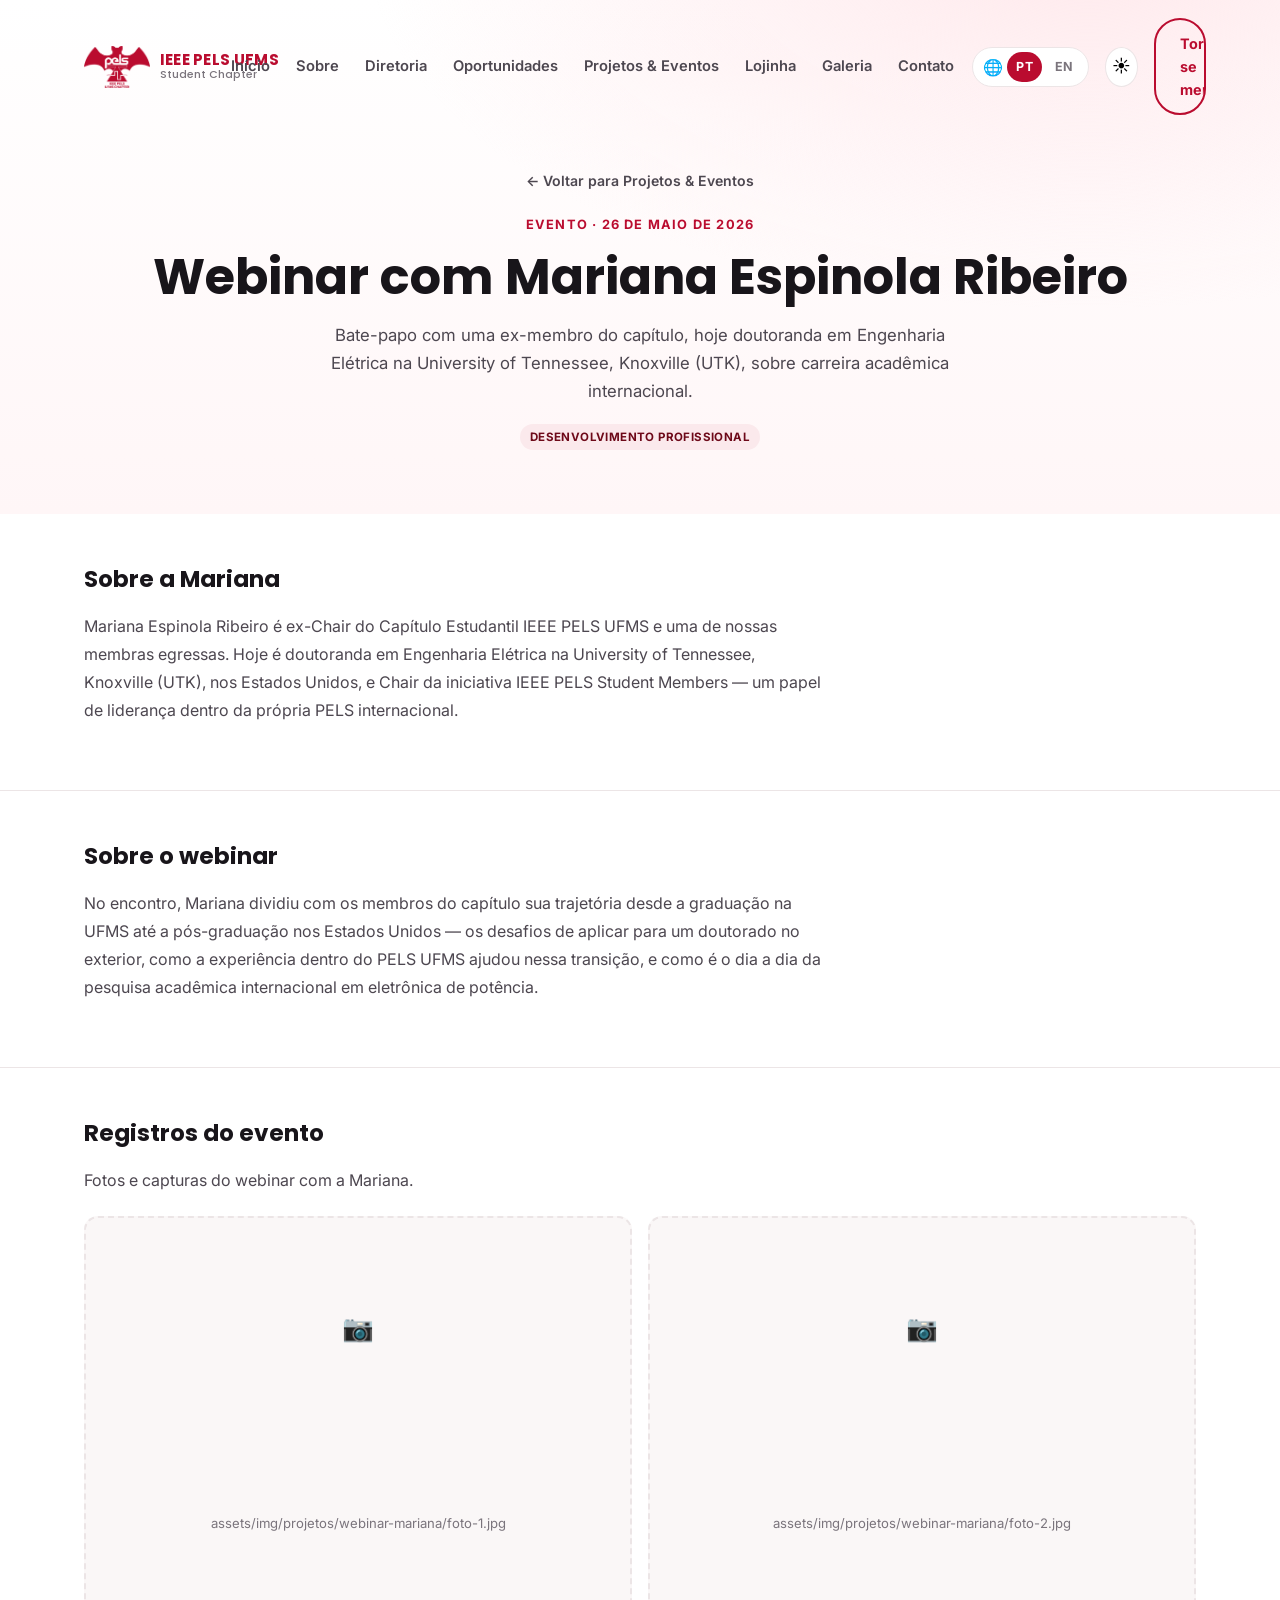
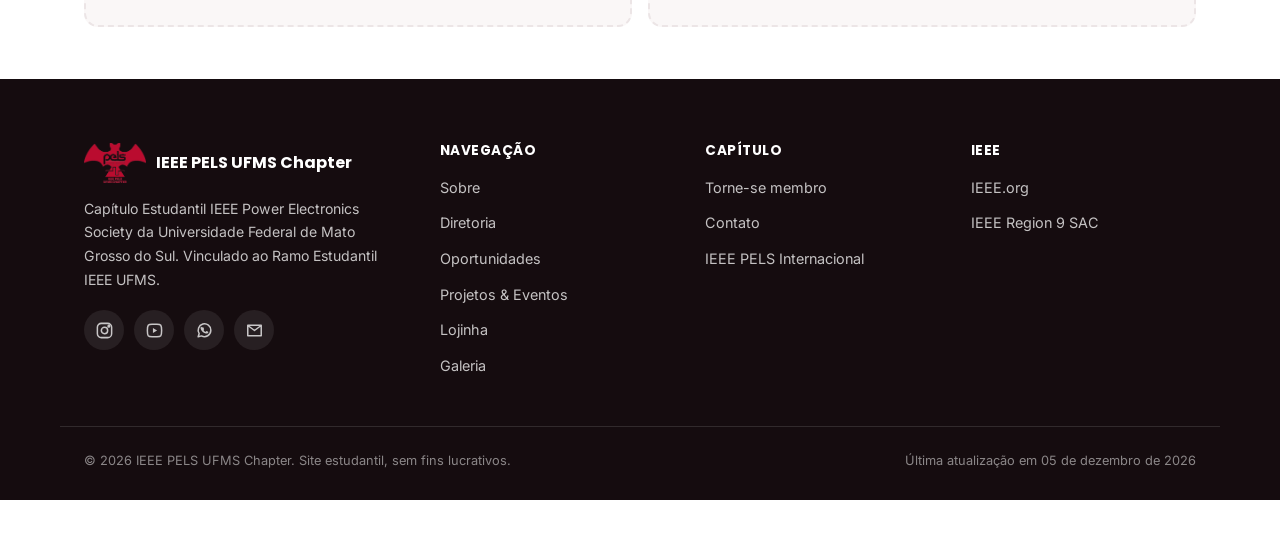
<file: projetos/webinar-mariana.html>
<!DOCTYPE html>
<html lang="pt-BR">
<head>
<meta charset="UTF-8">
<meta name="viewport" content="width=device-width, initial-scale=1.0">
<title>Webinar com Mariana Espinola Ribeiro — IEEE PELS UFMS Chapter</title>
<meta name="description" content="Webinar do Capítulo Estudantil IEEE PELS UFMS com Mariana Espinola Ribeiro, ex-Chair do capítulo e doutoranda na University of Tennessee, Knoxville.">
<link rel="icon" type="image/png" sizes="32x32" href="../assets/img/favicon-32.png">
<link rel="icon" type="image/png" sizes="192x192" href="../assets/img/favicon-192.png">
<link rel="apple-touch-icon" href="../assets/img/favicon-192.png">
<link rel="preconnect" href="https://fonts.googleapis.com">
<link rel="preconnect" href="https://fonts.gstatic.com" crossorigin>
<link href="https://fonts.googleapis.com/css2?family=Inter:wght@400;500;600;700&family=Poppins:wght@600;700;800&display=swap" rel="stylesheet">
<link rel="stylesheet" href="../css/style.css">
<script>
  (function () {
    var stored = localStorage.getItem('pels-theme');
    var theme = stored || (window.matchMedia('(prefers-color-scheme: dark)').matches ? 'dark' : 'light');
    document.documentElement.setAttribute('data-theme', theme);

    var storedLang = localStorage.getItem('pels-lang');
    if (storedLang === 'en') document.documentElement.setAttribute('lang', 'en');
  })();
</script>
</head>
<body>

<a class="skip-link" href="#conteudo">Pular para o conteúdo</a>
<div class="scroll-progress" id="scrollProgress"></div>

<header class="site-header" id="siteHeader">
  <div class="container">
    <a href="../index.html" class="brand">
      <img src="../assets/img/logo.png" alt="Logo IEEE PELS UFMS Chapter">
      <span class="brand-text">
        <strong>IEEE PELS UFMS</strong>
        <span>Student Chapter</span>
      </span>
    </a>

    <nav class="nav-desktop" aria-label="Navegação principal">
      <a href="../index.html#inicio"><span class="i18n-pt">Início</span><span class="i18n-en" lang="en">Home</span></a>
      <a href="../index.html#sobre"><span class="i18n-pt">Sobre</span><span class="i18n-en" lang="en">About</span></a>
      <a href="../index.html#diretoria"><span class="i18n-pt">Diretoria</span><span class="i18n-en" lang="en">Board</span></a>
      <a href="../index.html#oportunidades"><span class="i18n-pt">Oportunidades</span><span class="i18n-en" lang="en">Opportunities</span></a>
      <a href="../index.html#projetos"><span class="i18n-pt">Projetos &amp; Eventos</span><span class="i18n-en" lang="en">Projects &amp; Events</span></a>
      <a href="../index.html#loja"><span class="i18n-pt">Lojinha</span><span class="i18n-en" lang="en">Shop</span></a>
      <a href="../index.html#galeria"><span class="i18n-pt">Galeria</span><span class="i18n-en" lang="en">Gallery</span></a>
      <a href="../index.html#contato"><span class="i18n-pt">Contato</span><span class="i18n-en" lang="en">Contact</span></a>
    </nav>

    <div class="lang-toggle" role="group" aria-label="Idioma do site / Site language">
      <span class="lang-toggle-icon" aria-hidden="true">🌐</span>
      <button type="button" class="lang-btn" data-lang-btn="pt" aria-pressed="true">PT</button>
      <button type="button" class="lang-btn" data-lang-btn="en" aria-pressed="false">EN</button>
    </div>

    <button class="theme-toggle" id="themeToggle" type="button" aria-label="Alternar tema claro/escuro" aria-pressed="false">
      <span class="theme-icon theme-icon-sun" aria-hidden="true">☀️</span>
      <span class="theme-icon theme-icon-moon" aria-hidden="true">🌙</span>
    </button>

    <a href="../index.html#membros" class="btn btn-outline"><span class="i18n-pt">Torne-se membro</span><span class="i18n-en" lang="en">Become a member</span></a>

    <button class="nav-toggle" id="navToggle" aria-label="Abrir menu" aria-expanded="false" aria-controls="navMobile">
      <span></span>
    </button>
  </div>
</header>

<nav class="nav-mobile" id="navMobile" aria-label="Navegação mobile">
  <a href="../index.html#inicio"><span class="i18n-pt">Início</span><span class="i18n-en" lang="en">Home</span></a>
  <a href="../index.html#sobre"><span class="i18n-pt">Sobre</span><span class="i18n-en" lang="en">About</span></a>
  <a href="../index.html#diretoria"><span class="i18n-pt">Diretoria</span><span class="i18n-en" lang="en">Board</span></a>
  <a href="../index.html#oportunidades"><span class="i18n-pt">Oportunidades</span><span class="i18n-en" lang="en">Opportunities</span></a>
  <a href="../index.html#projetos"><span class="i18n-pt">Projetos &amp; Eventos</span><span class="i18n-en" lang="en">Projects &amp; Events</span></a>
  <a href="../index.html#loja"><span class="i18n-pt">Lojinha</span><span class="i18n-en" lang="en">Shop</span></a>
  <a href="../index.html#galeria"><span class="i18n-pt">Galeria</span><span class="i18n-en" lang="en">Gallery</span></a>
  <a href="../index.html#contato"><span class="i18n-pt">Contato</span><span class="i18n-en" lang="en">Contact</span></a>
  <a href="../index.html#membros" class="btn btn-primary"><span class="i18n-pt">Torne-se membro</span><span class="i18n-en" lang="en">Become a member</span></a>
  <div class="lang-toggle lang-toggle-mobile" role="group" aria-label="Idioma do site / Site language">
    <span class="lang-toggle-icon" aria-hidden="true">🌐</span>
    <button type="button" class="lang-btn" data-lang-btn="pt" aria-pressed="true">PT</button>
    <button type="button" class="lang-btn" data-lang-btn="en" aria-pressed="false">EN</button>
  </div>
  <button class="theme-toggle theme-toggle-mobile" id="themeToggleMobile" type="button" aria-label="Alternar tema claro/escuro" aria-pressed="false">
    <span class="theme-icon theme-icon-sun" aria-hidden="true">☀️</span>
    <span class="theme-icon theme-icon-moon" aria-hidden="true">🌙</span>
    <span class="theme-toggle-label" id="themeToggleLabel">Tema escuro</span>
  </button>
</nav>

<main id="conteudo">

  <section class="page-hero">
    <div class="container">
      <a href="../index.html#projetos" class="page-back"><span class="i18n-pt">← Voltar para Projetos &amp; Eventos</span><span class="i18n-en" lang="en">← Back to Projects &amp; Events</span></a>
      <span class="kicker i18n-pt">Evento · 26 de maio de 2026</span>
      <span class="kicker i18n-en" lang="en">Event · May 26, 2026</span>
      <h1>Webinar com Mariana Espinola Ribeiro</h1>
      <p class="page-lead i18n-pt">Bate-papo com uma ex-membro do capítulo, hoje doutoranda em Engenharia Elétrica na University of Tennessee, Knoxville (UTK), sobre carreira acadêmica internacional.</p>
      <p class="page-lead i18n-en" lang="en">A conversation with a chapter alumna, now a PhD student in Electrical Engineering at the University of Tennessee, Knoxville (UTK), about an international academic career.</p>
      <span class="opp-tag i18n-pt">Desenvolvimento Profissional</span>
      <span class="opp-tag i18n-en" lang="en">Professional Development</span>
    </div>
  </section>

  <section class="page-section">
    <div class="container">
      <h2 class="i18n-pt">Sobre a Mariana</h2>
      <h2 class="i18n-en" lang="en">About Mariana</h2>
      <p class="i18n-pt">
        Mariana Espinola Ribeiro é ex-Chair do Capítulo Estudantil IEEE PELS UFMS e uma de nossas membras
        egressas. Hoje é doutoranda em Engenharia Elétrica na University of Tennessee, Knoxville (UTK), nos
        Estados Unidos, e Chair da iniciativa IEEE PELS Student Members — um papel de liderança dentro da
        própria PELS internacional.
      </p>
      <p class="i18n-en" lang="en">
        Mariana Espinola Ribeiro is a former Chair of the IEEE PELS UFMS Student Chapter and one of our alumni
        members. She is now a PhD student in Electrical Engineering at the University of Tennessee, Knoxville
        (UTK), in the United States, and Chair of the IEEE PELS Student Members initiative — a leadership role
        within PELS International itself.
      </p>
    </div>
  </section>

  <section class="page-section">
    <div class="container">
      <h2 class="i18n-pt">Sobre o webinar</h2>
      <h2 class="i18n-en" lang="en">About the webinar</h2>
      <p class="i18n-pt">
        No encontro, Mariana dividiu com os membros do capítulo sua trajetória desde a graduação na UFMS até a
        pós-graduação nos Estados Unidos — os desafios de aplicar para um doutorado no exterior, como a
        experiência dentro do PELS UFMS ajudou nessa transição, e como é o dia a dia da pesquisa acadêmica
        internacional em eletrônica de potência.
      </p>
      <p class="i18n-en" lang="en">
        In the session, Mariana shared with chapter members her journey from graduation at UFMS to grad school
        in the United States — the challenges of applying for a PhD abroad, how her experience within PELS UFMS
        helped with that transition, and what day-to-day international academic research in power electronics
        looks like.
      </p>
    </div>
  </section>

  <section class="page-section">
    <div class="container">
      <h2 class="i18n-pt">Registros do evento</h2>
      <h2 class="i18n-en" lang="en">Event records</h2>
      <p class="i18n-pt">Fotos e capturas do webinar com a Mariana.</p>
      <p class="i18n-en" lang="en">Photos and screenshots from the webinar with Mariana.</p>
      <!-- Fotos: substituir os placeholders abaixo por <img src="../assets/img/projetos/webinar-mariana/foto-N.jpg" alt="..."> -->
      <div class="photo-placeholder-grid">
        <div class="photo-placeholder"><span>📷</span><span>assets/img/projetos/webinar-mariana/foto-1.jpg</span></div>
        <div class="photo-placeholder"><span>📷</span><span>assets/img/projetos/webinar-mariana/foto-2.jpg</span></div>
      </div>
    </div>
  </section>

</main>

<footer class="site-footer">
  <div class="container footer-grid">
    <div>
      <div class="footer-brand">
        <img src="../assets/img/logo.png" alt="Logo IEEE PELS UFMS">
        <strong>IEEE PELS UFMS Chapter</strong>
      </div>
      <p class="i18n-pt">Capítulo Estudantil IEEE Power Electronics Society da Universidade Federal de Mato Grosso do
        Sul. Vinculado ao Ramo Estudantil IEEE UFMS.</p>
      <p class="i18n-en" lang="en">IEEE Power Electronics Society Student Chapter at the Federal University of
        Mato Grosso do Sul. Affiliated with the IEEE UFMS Student Branch.</p>
      <div class="social-row">
        <a href="https://www.instagram.com/pels_ufms/" target="_blank" rel="noopener" aria-label="Instagram"><svg viewBox="0 0 24 24"><rect x="3" y="3" width="18" height="18" rx="5"/><circle cx="12" cy="12" r="4"/><circle cx="17.5" cy="6.5" r="1"/></svg></a>
        <a href="https://youtube.com/@pelsufms8757" target="_blank" rel="noopener" aria-label="YouTube"><svg viewBox="0 0 24 24"><path d="M21 12c0 3.5-.4 5.7-1.1 6.7-.7.9-2.2 1.3-4.8 1.3H8.9c-2.6 0-4.1-.4-4.8-1.3C3.4 17.7 3 15.5 3 12s.4-5.7 1.1-6.7C4.8 4.4 6.3 4 8.9 4h6.2c2.6 0 4.1.4 4.8 1.3.7 1 1.1 3.2 1.1 6.7Z"/><path d="m10 8.8 5.3 3.2-5.3 3.2Z" class="fill"/></svg></a>
        <a href="https://chat.whatsapp.com/J5uKCY3uAXA0diFgOtXQ81" target="_blank" rel="noopener" aria-label="WhatsApp"><svg viewBox="0 0 24 24"><path d="M20 11.8a8 8 0 0 1-11.8 7L4 20l1.3-4.1A8 8 0 1 1 20 11.8Z"/><path d="M9.1 8.3c.2-.4.3-.4.6-.4h.5c.1 0 .3 0 .4.3l.8 1.9c.1.2.1.3 0 .5l-.4.5c-.2.2-.3.3-.1.6.2.4.9 1.4 2 1.9.3.2.5.2.7 0l.7-.8c.2-.2.3-.2.5-.1l1.7.8c.3.1.4.2.4.4 0 .2-.1 1-.6 1.4-.5.5-1.2.6-1.5.6-.4 0-1.5-.1-3.1-.8a10.7 10.7 0 0 1-3.5-3.1c-.9-1.2-1.2-2.3-1.2-3.1 0-.8.4-1.3.7-1.7Z" class="fill"/></svg></a>
        <a href="mailto:pelsufms@gmail.com" aria-label="E-mail"><svg viewBox="0 0 24 24"><path d="M3.5 5.5h17v13h-17zM4 6l8 6 8-6"/></svg></a>
      </div>
    </div>

    <div class="footer-col">
      <h4><span class="i18n-pt">Navegação</span><span class="i18n-en" lang="en">Navigation</span></h4>
      <ul>
        <li><a href="../index.html#sobre"><span class="i18n-pt">Sobre</span><span class="i18n-en" lang="en">About</span></a></li>
        <li><a href="../index.html#diretoria"><span class="i18n-pt">Diretoria</span><span class="i18n-en" lang="en">Board</span></a></li>
        <li><a href="../index.html#oportunidades"><span class="i18n-pt">Oportunidades</span><span class="i18n-en" lang="en">Opportunities</span></a></li>
        <li><a href="../index.html#projetos"><span class="i18n-pt">Projetos &amp; Eventos</span><span class="i18n-en" lang="en">Projects &amp; Events</span></a></li>
        <li><a href="../index.html#loja"><span class="i18n-pt">Lojinha</span><span class="i18n-en" lang="en">Shop</span></a></li>
        <li><a href="../index.html#galeria"><span class="i18n-pt">Galeria</span><span class="i18n-en" lang="en">Gallery</span></a></li>
      </ul>
    </div>

    <div class="footer-col">
      <h4><span class="i18n-pt">Capítulo</span><span class="i18n-en" lang="en">Chapter</span></h4>
      <ul>
        <li><a href="../index.html#membros"><span class="i18n-pt">Torne-se membro</span><span class="i18n-en" lang="en">Become a member</span></a></li>
        <li><a href="../index.html#contato"><span class="i18n-pt">Contato</span><span class="i18n-en" lang="en">Contact</span></a></li>
        <li><a href="https://www.ieee-pels.org" target="_blank" rel="noopener"><span class="i18n-pt">IEEE PELS Internacional</span><span class="i18n-en" lang="en">IEEE PELS International</span></a></li>
      </ul>
    </div>

    <div class="footer-col">
      <h4>IEEE</h4>
      <ul>
        <li><a href="https://www.ieee.org" target="_blank" rel="noopener">IEEE.org</a></li>
        <li><a href="https://r9.ieee.org/sac" target="_blank" rel="noopener">IEEE Region 9 SAC</a></li>
      </ul>
    </div>
  </div>

  <div class="container footer-bottom">
    <span><span class="i18n-pt">© <span id="year"></span> IEEE PELS UFMS Chapter. Site estudantil, sem fins lucrativos.</span><span class="i18n-en" lang="en">© <span id="yearEn"></span> IEEE PELS UFMS Chapter. Student-run, non-profit website.</span></span>
    <span class="footer-updated"><span class="i18n-pt">Última atualização em <span id="lastUpdated">—</span></span><span class="i18n-en" lang="en">Last updated on <span id="lastUpdatedEn">—</span></span></span>
  </div>
</footer>

<button class="back-to-top" id="backToTop" aria-label="Voltar ao topo">↑</button>

<script src="../js/i18n.js"></script>
<script src="../js/main.js"></script>
</body>
</html>
</file>
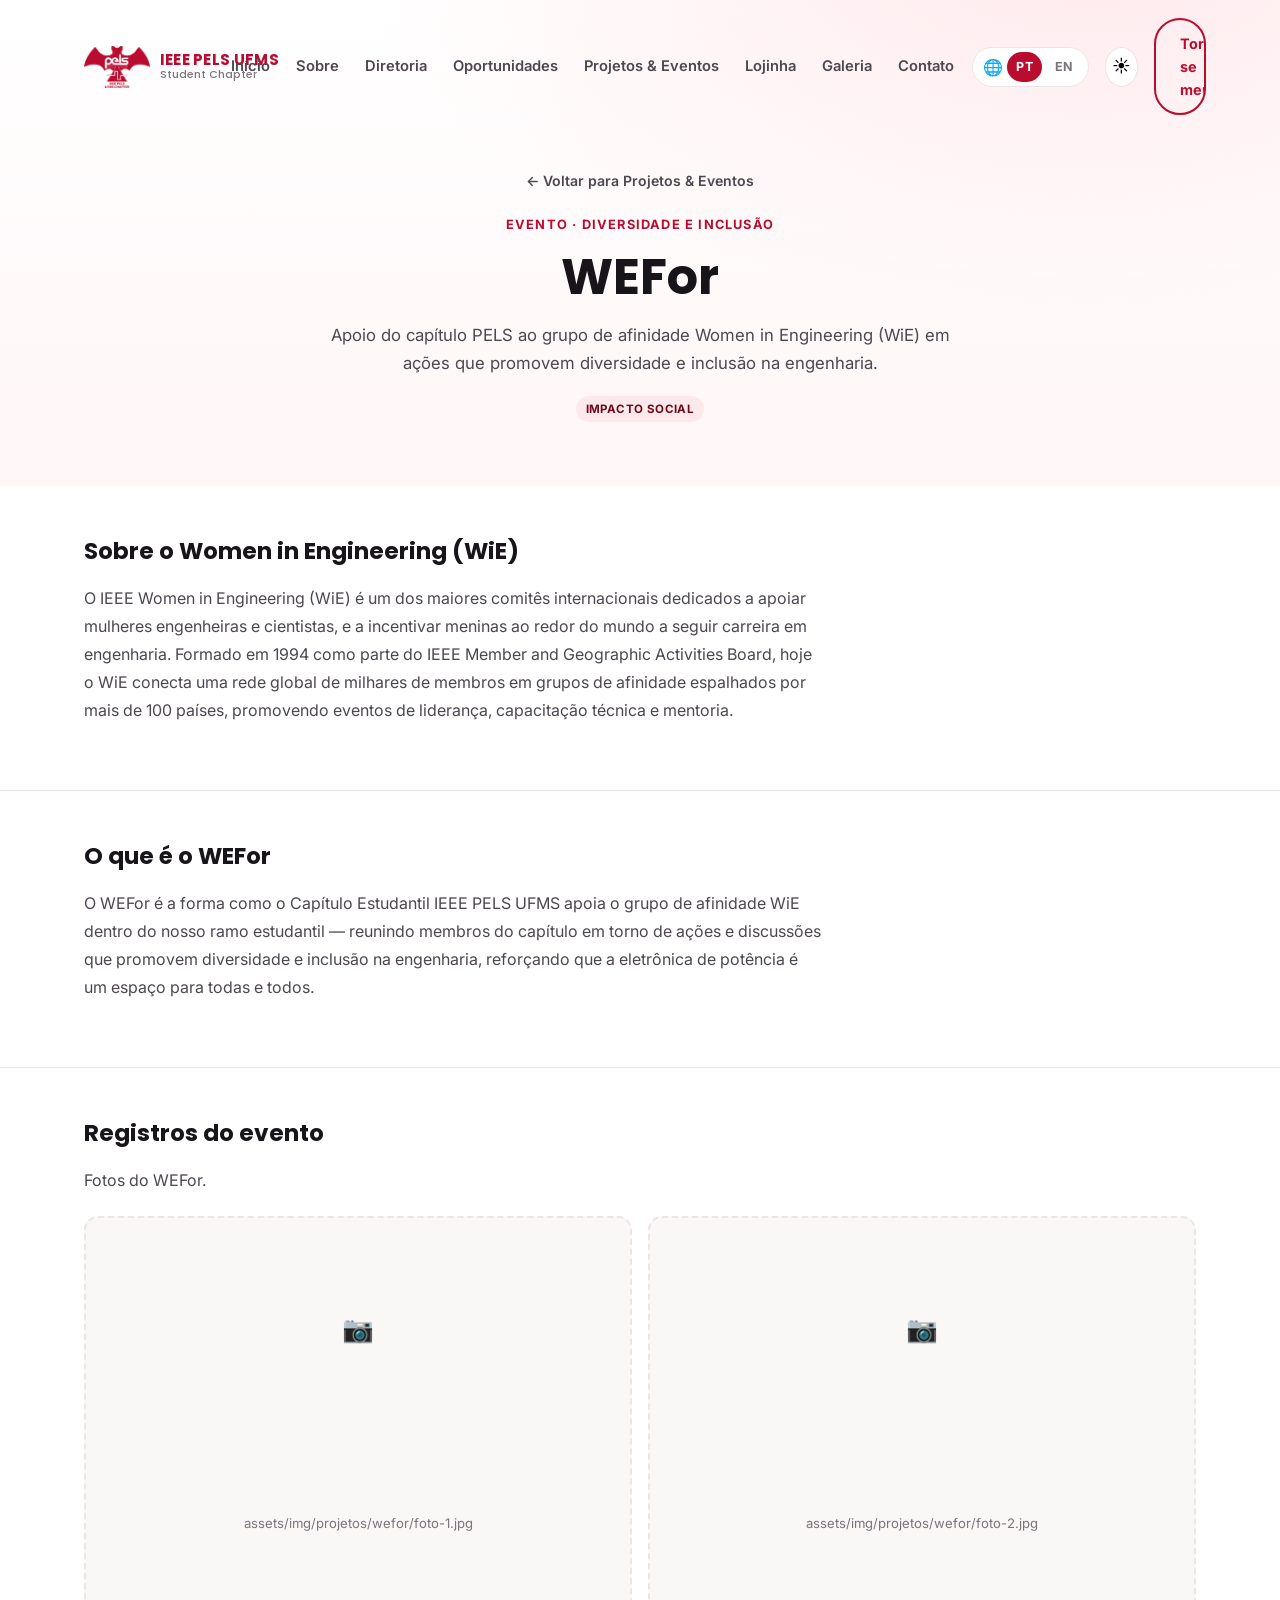
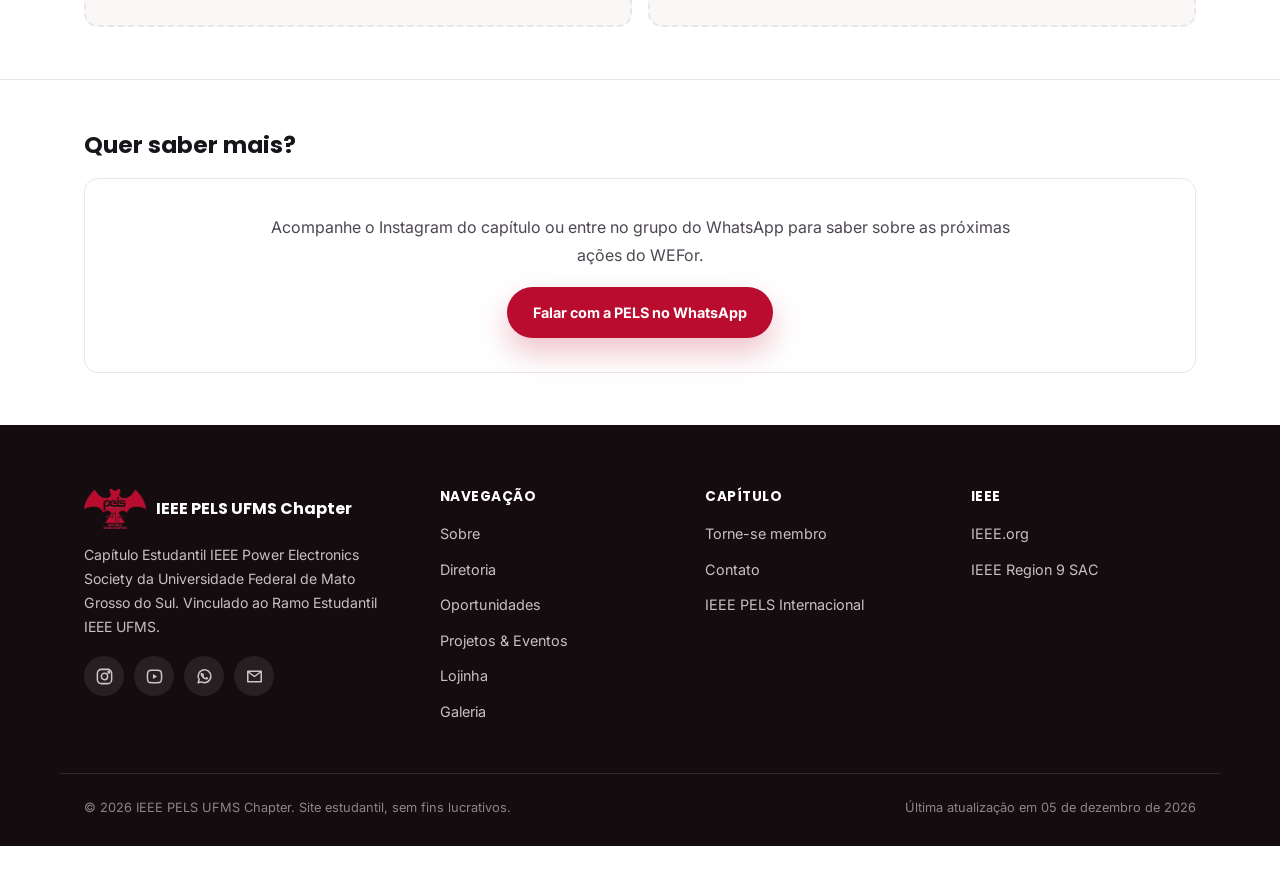
<file: projetos/wefor.html>
<!DOCTYPE html>
<html lang="pt-BR">
<head>
<meta charset="UTF-8">
<meta name="viewport" content="width=device-width, initial-scale=1.0">
<title>WEFor — IEEE PELS UFMS Chapter</title>
<meta name="description" content="WEFor: o apoio do Capítulo Estudantil IEEE PELS UFMS ao grupo de afinidade Women in Engineering (WiE), promovendo diversidade e inclusão na engenharia.">
<link rel="icon" type="image/png" sizes="32x32" href="../assets/img/favicon-32.png">
<link rel="icon" type="image/png" sizes="192x192" href="../assets/img/favicon-192.png">
<link rel="apple-touch-icon" href="../assets/img/favicon-192.png">
<link rel="preconnect" href="https://fonts.googleapis.com">
<link rel="preconnect" href="https://fonts.gstatic.com" crossorigin>
<link href="https://fonts.googleapis.com/css2?family=Inter:wght@400;500;600;700&family=Poppins:wght@600;700;800&display=swap" rel="stylesheet">
<link rel="stylesheet" href="../css/style.css">
<script>
  (function () {
    var stored = localStorage.getItem('pels-theme');
    var theme = stored || (window.matchMedia('(prefers-color-scheme: dark)').matches ? 'dark' : 'light');
    document.documentElement.setAttribute('data-theme', theme);

    var storedLang = localStorage.getItem('pels-lang');
    if (storedLang === 'en') document.documentElement.setAttribute('lang', 'en');
  })();
</script>
</head>
<body>

<a class="skip-link" href="#conteudo">Pular para o conteúdo</a>
<div class="scroll-progress" id="scrollProgress"></div>

<header class="site-header" id="siteHeader">
  <div class="container">
    <a href="../index.html" class="brand">
      <img src="../assets/img/logo.png" alt="Logo IEEE PELS UFMS Chapter">
      <span class="brand-text">
        <strong>IEEE PELS UFMS</strong>
        <span>Student Chapter</span>
      </span>
    </a>

    <nav class="nav-desktop" aria-label="Navegação principal">
      <a href="../index.html#inicio"><span class="i18n-pt">Início</span><span class="i18n-en" lang="en">Home</span></a>
      <a href="../index.html#sobre"><span class="i18n-pt">Sobre</span><span class="i18n-en" lang="en">About</span></a>
      <a href="../index.html#diretoria"><span class="i18n-pt">Diretoria</span><span class="i18n-en" lang="en">Board</span></a>
      <a href="../index.html#oportunidades"><span class="i18n-pt">Oportunidades</span><span class="i18n-en" lang="en">Opportunities</span></a>
      <a href="../index.html#projetos"><span class="i18n-pt">Projetos &amp; Eventos</span><span class="i18n-en" lang="en">Projects &amp; Events</span></a>
      <a href="../index.html#loja"><span class="i18n-pt">Lojinha</span><span class="i18n-en" lang="en">Shop</span></a>
      <a href="../index.html#galeria"><span class="i18n-pt">Galeria</span><span class="i18n-en" lang="en">Gallery</span></a>
      <a href="../index.html#contato"><span class="i18n-pt">Contato</span><span class="i18n-en" lang="en">Contact</span></a>
    </nav>

    <div class="lang-toggle" role="group" aria-label="Idioma do site / Site language">
      <span class="lang-toggle-icon" aria-hidden="true">🌐</span>
      <button type="button" class="lang-btn" data-lang-btn="pt" aria-pressed="true">PT</button>
      <button type="button" class="lang-btn" data-lang-btn="en" aria-pressed="false">EN</button>
    </div>

    <button class="theme-toggle" id="themeToggle" type="button" aria-label="Alternar tema claro/escuro" aria-pressed="false">
      <span class="theme-icon theme-icon-sun" aria-hidden="true">☀️</span>
      <span class="theme-icon theme-icon-moon" aria-hidden="true">🌙</span>
    </button>

    <a href="../index.html#membros" class="btn btn-outline"><span class="i18n-pt">Torne-se membro</span><span class="i18n-en" lang="en">Become a member</span></a>

    <button class="nav-toggle" id="navToggle" aria-label="Abrir menu" aria-expanded="false" aria-controls="navMobile">
      <span></span>
    </button>
  </div>
</header>

<nav class="nav-mobile" id="navMobile" aria-label="Navegação mobile">
  <a href="../index.html#inicio"><span class="i18n-pt">Início</span><span class="i18n-en" lang="en">Home</span></a>
  <a href="../index.html#sobre"><span class="i18n-pt">Sobre</span><span class="i18n-en" lang="en">About</span></a>
  <a href="../index.html#diretoria"><span class="i18n-pt">Diretoria</span><span class="i18n-en" lang="en">Board</span></a>
  <a href="../index.html#oportunidades"><span class="i18n-pt">Oportunidades</span><span class="i18n-en" lang="en">Opportunities</span></a>
  <a href="../index.html#projetos"><span class="i18n-pt">Projetos &amp; Eventos</span><span class="i18n-en" lang="en">Projects &amp; Events</span></a>
  <a href="../index.html#loja"><span class="i18n-pt">Lojinha</span><span class="i18n-en" lang="en">Shop</span></a>
  <a href="../index.html#galeria"><span class="i18n-pt">Galeria</span><span class="i18n-en" lang="en">Gallery</span></a>
  <a href="../index.html#contato"><span class="i18n-pt">Contato</span><span class="i18n-en" lang="en">Contact</span></a>
  <a href="../index.html#membros" class="btn btn-primary"><span class="i18n-pt">Torne-se membro</span><span class="i18n-en" lang="en">Become a member</span></a>
  <div class="lang-toggle lang-toggle-mobile" role="group" aria-label="Idioma do site / Site language">
    <span class="lang-toggle-icon" aria-hidden="true">🌐</span>
    <button type="button" class="lang-btn" data-lang-btn="pt" aria-pressed="true">PT</button>
    <button type="button" class="lang-btn" data-lang-btn="en" aria-pressed="false">EN</button>
  </div>
  <button class="theme-toggle theme-toggle-mobile" id="themeToggleMobile" type="button" aria-label="Alternar tema claro/escuro" aria-pressed="false">
    <span class="theme-icon theme-icon-sun" aria-hidden="true">☀️</span>
    <span class="theme-icon theme-icon-moon" aria-hidden="true">🌙</span>
    <span class="theme-toggle-label" id="themeToggleLabel">Tema escuro</span>
  </button>
</nav>

<main id="conteudo">

  <section class="page-hero">
    <div class="container">
      <a href="../index.html#projetos" class="page-back"><span class="i18n-pt">← Voltar para Projetos &amp; Eventos</span><span class="i18n-en" lang="en">← Back to Projects &amp; Events</span></a>
      <span class="kicker i18n-pt">Evento · Diversidade e inclusão</span>
      <span class="kicker i18n-en" lang="en">Event · Diversity and inclusion</span>
      <h1>WEFor</h1>
      <p class="page-lead i18n-pt">Apoio do capítulo PELS ao grupo de afinidade Women in Engineering (WiE) em ações que promovem diversidade e inclusão na engenharia.</p>
      <p class="page-lead i18n-en" lang="en">The PELS chapter's support for the Women in Engineering (WiE) affinity group in actions that promote diversity and inclusion in engineering.</p>
      <span class="opp-tag i18n-pt">Impacto Social</span>
      <span class="opp-tag i18n-en" lang="en">Social Impact</span>
    </div>
  </section>

  <section class="page-section">
    <div class="container">
      <h2 class="i18n-pt">Sobre o Women in Engineering (WiE)</h2>
      <h2 class="i18n-en" lang="en">About Women in Engineering (WiE)</h2>
      <p class="i18n-pt">
        O IEEE Women in Engineering (WiE) é um dos maiores comitês internacionais dedicados a apoiar mulheres
        engenheiras e cientistas, e a incentivar meninas ao redor do mundo a seguir carreira em engenharia. Formado
        em 1994 como parte do IEEE Member and Geographic Activities Board, hoje o WiE conecta uma rede global de
        milhares de membros em grupos de afinidade espalhados por mais de 100 países, promovendo eventos de
        liderança, capacitação técnica e mentoria.
      </p>
      <p class="i18n-en" lang="en">
        IEEE Women in Engineering (WiE) is one of the largest international committees dedicated to supporting
        women engineers and scientists, and encouraging girls around the world to pursue careers in engineering.
        Formed in 1994 as part of the IEEE Member and Geographic Activities Board, WiE today connects a global
        network of thousands of members across affinity groups in more than 100 countries, promoting leadership
        events, technical training and mentoring.
      </p>
    </div>
  </section>

  <section class="page-section">
    <div class="container">
      <h2 class="i18n-pt">O que é o WEFor</h2>
      <h2 class="i18n-en" lang="en">What WEFor is</h2>
      <p class="i18n-pt">
        O WEFor é a forma como o Capítulo Estudantil IEEE PELS UFMS apoia o grupo de afinidade WiE dentro do
        nosso ramo estudantil — reunindo membros do capítulo em torno de ações e discussões que promovem
        diversidade e inclusão na engenharia, reforçando que a eletrônica de potência é um espaço para todas e
        todos.
      </p>
      <p class="i18n-en" lang="en">
        WEFor is how the IEEE PELS UFMS Student Chapter supports the WiE affinity group within our student
        branch — bringing chapter members together around actions and discussions that promote diversity and
        inclusion in engineering, reinforcing that power electronics is a space for everyone.
      </p>
    </div>
  </section>

  <section class="page-section">
    <div class="container">
      <h2 class="i18n-pt">Registros do evento</h2>
      <h2 class="i18n-en" lang="en">Event records</h2>
      <p class="i18n-pt">Fotos do WEFor.</p>
      <p class="i18n-en" lang="en">Photos from WEFor.</p>
      <!-- Fotos: substituir os placeholders abaixo por <img src="../assets/img/projetos/wefor/foto-N.jpg" alt="..."> -->
      <div class="photo-placeholder-grid">
        <div class="photo-placeholder"><span>📷</span><span>assets/img/projetos/wefor/foto-1.jpg</span></div>
        <div class="photo-placeholder"><span>📷</span><span>assets/img/projetos/wefor/foto-2.jpg</span></div>
      </div>
    </div>
  </section>

  <section class="page-section">
    <div class="container">
      <h2 class="i18n-pt">Quer saber mais?</h2>
      <h2 class="i18n-en" lang="en">Want to know more?</h2>
      <div class="page-cta">
        <p class="i18n-pt">Acompanhe o Instagram do capítulo ou entre no grupo do WhatsApp para saber sobre as próximas ações do WEFor.</p>
        <p class="i18n-en" lang="en">Follow the chapter on Instagram or join the WhatsApp group to hear about WEFor's next actions.</p>
        <a href="https://chat.whatsapp.com/J5uKCY3uAXA0diFgOtXQ81" target="_blank" rel="noopener" class="btn btn-primary"><span class="i18n-pt">Falar com a PELS no WhatsApp</span><span class="i18n-en" lang="en">Talk to PELS on WhatsApp</span></a>
      </div>
    </div>
  </section>

</main>

<footer class="site-footer">
  <div class="container footer-grid">
    <div>
      <div class="footer-brand">
        <img src="../assets/img/logo.png" alt="Logo IEEE PELS UFMS">
        <strong>IEEE PELS UFMS Chapter</strong>
      </div>
      <p class="i18n-pt">Capítulo Estudantil IEEE Power Electronics Society da Universidade Federal de Mato Grosso do
        Sul. Vinculado ao Ramo Estudantil IEEE UFMS.</p>
      <p class="i18n-en" lang="en">IEEE Power Electronics Society Student Chapter at the Federal University of
        Mato Grosso do Sul. Affiliated with the IEEE UFMS Student Branch.</p>
      <div class="social-row">
        <a href="https://www.instagram.com/pels_ufms/" target="_blank" rel="noopener" aria-label="Instagram"><svg viewBox="0 0 24 24"><rect x="3" y="3" width="18" height="18" rx="5"/><circle cx="12" cy="12" r="4"/><circle cx="17.5" cy="6.5" r="1"/></svg></a>
        <a href="https://youtube.com/@pelsufms8757" target="_blank" rel="noopener" aria-label="YouTube"><svg viewBox="0 0 24 24"><path d="M21 12c0 3.5-.4 5.7-1.1 6.7-.7.9-2.2 1.3-4.8 1.3H8.9c-2.6 0-4.1-.4-4.8-1.3C3.4 17.7 3 15.5 3 12s.4-5.7 1.1-6.7C4.8 4.4 6.3 4 8.9 4h6.2c2.6 0 4.1.4 4.8 1.3.7 1 1.1 3.2 1.1 6.7Z"/><path d="m10 8.8 5.3 3.2-5.3 3.2Z" class="fill"/></svg></a>
        <a href="https://chat.whatsapp.com/J5uKCY3uAXA0diFgOtXQ81" target="_blank" rel="noopener" aria-label="WhatsApp"><svg viewBox="0 0 24 24"><path d="M20 11.8a8 8 0 0 1-11.8 7L4 20l1.3-4.1A8 8 0 1 1 20 11.8Z"/><path d="M9.1 8.3c.2-.4.3-.4.6-.4h.5c.1 0 .3 0 .4.3l.8 1.9c.1.2.1.3 0 .5l-.4.5c-.2.2-.3.3-.1.6.2.4.9 1.4 2 1.9.3.2.5.2.7 0l.7-.8c.2-.2.3-.2.5-.1l1.7.8c.3.1.4.2.4.4 0 .2-.1 1-.6 1.4-.5.5-1.2.6-1.5.6-.4 0-1.5-.1-3.1-.8a10.7 10.7 0 0 1-3.5-3.1c-.9-1.2-1.2-2.3-1.2-3.1 0-.8.4-1.3.7-1.7Z" class="fill"/></svg></a>
        <a href="mailto:pelsufms@gmail.com" aria-label="E-mail"><svg viewBox="0 0 24 24"><path d="M3.5 5.5h17v13h-17zM4 6l8 6 8-6"/></svg></a>
      </div>
    </div>

    <div class="footer-col">
      <h4><span class="i18n-pt">Navegação</span><span class="i18n-en" lang="en">Navigation</span></h4>
      <ul>
        <li><a href="../index.html#sobre"><span class="i18n-pt">Sobre</span><span class="i18n-en" lang="en">About</span></a></li>
        <li><a href="../index.html#diretoria"><span class="i18n-pt">Diretoria</span><span class="i18n-en" lang="en">Board</span></a></li>
        <li><a href="../index.html#oportunidades"><span class="i18n-pt">Oportunidades</span><span class="i18n-en" lang="en">Opportunities</span></a></li>
        <li><a href="../index.html#projetos"><span class="i18n-pt">Projetos &amp; Eventos</span><span class="i18n-en" lang="en">Projects &amp; Events</span></a></li>
        <li><a href="../index.html#loja"><span class="i18n-pt">Lojinha</span><span class="i18n-en" lang="en">Shop</span></a></li>
        <li><a href="../index.html#galeria"><span class="i18n-pt">Galeria</span><span class="i18n-en" lang="en">Gallery</span></a></li>
      </ul>
    </div>

    <div class="footer-col">
      <h4><span class="i18n-pt">Capítulo</span><span class="i18n-en" lang="en">Chapter</span></h4>
      <ul>
        <li><a href="../index.html#membros"><span class="i18n-pt">Torne-se membro</span><span class="i18n-en" lang="en">Become a member</span></a></li>
        <li><a href="../index.html#contato"><span class="i18n-pt">Contato</span><span class="i18n-en" lang="en">Contact</span></a></li>
        <li><a href="https://www.ieee-pels.org" target="_blank" rel="noopener"><span class="i18n-pt">IEEE PELS Internacional</span><span class="i18n-en" lang="en">IEEE PELS International</span></a></li>
      </ul>
    </div>

    <div class="footer-col">
      <h4>IEEE</h4>
      <ul>
        <li><a href="https://www.ieee.org" target="_blank" rel="noopener">IEEE.org</a></li>
        <li><a href="https://r9.ieee.org/sac" target="_blank" rel="noopener">IEEE Region 9 SAC</a></li>
      </ul>
    </div>
  </div>

  <div class="container footer-bottom">
    <span><span class="i18n-pt">© <span id="year"></span> IEEE PELS UFMS Chapter. Site estudantil, sem fins lucrativos.</span><span class="i18n-en" lang="en">© <span id="yearEn"></span> IEEE PELS UFMS Chapter. Student-run, non-profit website.</span></span>
    <span class="footer-updated"><span class="i18n-pt">Última atualização em <span id="lastUpdated">—</span></span><span class="i18n-en" lang="en">Last updated on <span id="lastUpdatedEn">—</span></span></span>
  </div>
</footer>

<button class="back-to-top" id="backToTop" aria-label="Voltar ao topo">↑</button>

<script src="../js/i18n.js"></script>
<script src="../js/main.js"></script>
</body>
</html>
</file>
<file: css/style.css>
/* ==========================================================================
   IEEE PELS UFMS Chapter — Design system
   Brand color sampled directly from the chapter logo (#BA0C2F).
   ========================================================================== */

:root {
  --red: #ba0c2f;
  --red-dark: #6e0919;
  --red-darker: #4a0611;
  --red-light: #e2536c;
  --red-tint: #fbe9ec;
  --gold: #d4a017;

  --ink: #18151a;
  --ink-soft: #4d4750;
  --ink-faint: #7a747c;

  --bg: #ffffff;
  --bg-alt: #faf7f7;
  --bg-dark: #150c0f;
  --surface: #ffffff;
  --surface-solid: #ffffff;

  --border: #ece5e6;

  --hero-bg: radial-gradient(1200px 600px at 85% -10%, #ffe9ec 0%, transparent 60%),
             linear-gradient(180deg, #fff 0%, #fff6f7 100%);
  --header-scrim: rgba(255,255,255,0.92);
  --badge-projeto-bg: #fdeeda;
  --badge-projeto-ink: #9a5b00;
  --badge-parceria-bg: #e6f0ff;
  --badge-parceria-ink: #1a4d8f;
  --badge-evento-ink: var(--red-dark);

  --font-head: 'Poppins', 'Segoe UI', sans-serif;
  --font-body: 'Inter', 'Segoe UI', sans-serif;

  --container: 1160px;
  --radius: 14px;
  --radius-sm: 8px;

  --shadow-sm: 0 2px 10px rgba(24, 21, 26, 0.06);
  --shadow-md: 0 12px 30px rgba(24, 21, 26, 0.1);
  --shadow-red: 0 14px 30px rgba(186, 12, 47, 0.25);

  --ease: cubic-bezier(0.22, 1, 0.36, 1);

  color-scheme: light;
}

/* ---------- Dark theme ---------- */
html[data-theme="dark"] {
  --red-tint: rgba(186, 12, 47, 0.16);

  --ink: #f2eef0;
  --ink-soft: #c4bec5;
  --ink-faint: #8f8991;

  --bg: #121014;
  --bg-alt: #19161a;
  --bg-dark: #0a080a;
  --surface: #1d1a1f;
  --surface-solid: #201d22;

  --border: #322e34;

  --hero-bg: radial-gradient(1200px 600px at 85% -10%, rgba(186,12,47,0.16) 0%, transparent 60%),
             linear-gradient(180deg, #121014 0%, #170f13 100%);
  --header-scrim: rgba(18,16,20,0.85);
  --badge-projeto-bg: rgba(212, 160, 23, 0.16);
  --badge-projeto-ink: #e0b84a;
  --badge-parceria-bg: rgba(58, 130, 255, 0.16);
  --badge-parceria-ink: #7fb1ff;
  --badge-evento-ink: var(--red-light);

  --shadow-sm: 0 2px 10px rgba(0, 0, 0, 0.28);
  --shadow-md: 0 12px 30px rgba(0, 0, 0, 0.4);

  color-scheme: dark;
}
html[data-theme="dark"] body {
  background: var(--bg);
}

/* ---------- Reset ---------- */
* , *::before, *::after { box-sizing: border-box; }
html { scroll-behavior: smooth; }
body {
  margin: 0;
  font-family: var(--font-body);
  color: var(--ink);
  background: var(--bg);
  line-height: 1.6;
  -webkit-font-smoothing: antialiased;
}
img { max-width: 100%; display: block; }
a { color: inherit; text-decoration: none; }
ul { list-style: none; margin: 0; padding: 0; }
h1, h2, h3, h4 { font-family: var(--font-head); line-height: 1.2; margin: 0; }
p { margin: 0; }
button { font: inherit; cursor: pointer; }

.container {
  width: 100%;
  max-width: var(--container);
  margin-inline: auto;
  padding-inline: 24px;
}

.skip-link {
  position: absolute;
  left: -999px;
  top: 0;
  background: var(--red);
  color: #fff;
  padding: 12px 20px;
  z-index: 999;
  border-radius: 0 0 8px 0;
}
.skip-link:focus { left: 0; }

::selection { background: var(--red); color: #fff; }

:focus-visible {
  outline: 3px solid var(--gold);
  outline-offset: 3px;
}

/* ---------- Scroll progress bar ---------- */
.scroll-progress {
  position: fixed;
  top: 0; left: 0;
  height: 3px;
  width: 0%;
  background: linear-gradient(90deg, var(--gold), var(--red));
  z-index: 1100;
  transition: width 0.1s linear;
}

/* ---------- Header ---------- */
.site-header {
  position: fixed;
  top: 0; left: 0; right: 0;
  z-index: 1000;
  padding: 18px 0;
  transition: padding 0.35s var(--ease), background 0.35s var(--ease), box-shadow 0.35s var(--ease);
}
.site-header .container { display: flex; align-items: center; justify-content: space-between; gap: 16px; }
.site-header::before {
  content: "";
  position: absolute; inset: 0;
  background: rgba(255,255,255,0);
  backdrop-filter: blur(0px);
  transition: background 0.35s var(--ease), backdrop-filter 0.35s var(--ease);
  z-index: -1;
}
.site-header.is-scrolled {
  padding: 10px 0;
  box-shadow: var(--shadow-sm);
}
.site-header.is-scrolled::before {
  background: var(--header-scrim);
  backdrop-filter: blur(10px);
}

.brand { display: flex; align-items: center; gap: 10px; font-family: var(--font-head); font-weight: 700; }
.brand img { height: 42px; width: auto; transition: height 0.35s var(--ease); }
.site-header.is-scrolled .brand img { height: 34px; }
.brand-text { display: flex; flex-direction: column; line-height: 1.1; }
.brand-text strong { color: var(--red); font-size: 0.95rem; letter-spacing: 0.3px; white-space: nowrap; }
.brand-text span { font-size: 0.68rem; color: var(--ink-faint); font-weight: 500; white-space: nowrap; }

@media (max-width: 400px) {
  .brand-text strong { font-size: 0.78rem; }
  .brand-text span { font-size: 0.6rem; }
}

.nav-desktop { display: flex; align-items: center; gap: 22px; flex-wrap: nowrap; white-space: nowrap; }
.nav-desktop a {
  font-size: 0.92rem;
  font-weight: 600;
  color: var(--ink-soft);
  position: relative;
  padding: 6px 2px;
  transition: color 0.25s;
}
.nav-desktop a::after {
  content: "";
  position: absolute; left: 0; bottom: -2px;
  width: 0; height: 2px;
  background: var(--red);
  transition: width 0.25s var(--ease);
}
.nav-desktop a:hover, .nav-desktop a.is-active { color: var(--red); }
.nav-desktop a:hover::after, .nav-desktop a.is-active::after { width: 100%; }

.btn {
  display: inline-flex;
  align-items: center;
  gap: 8px;
  padding: 12px 24px;
  border-radius: 999px;
  font-weight: 700;
  font-size: 0.9rem;
  border: 2px solid transparent;
  transition: transform 0.25s var(--ease), box-shadow 0.25s var(--ease), background 0.25s, color 0.25s;
}
.btn-primary { background: var(--red); color: #fff; box-shadow: var(--shadow-red); }
.btn-primary:hover { transform: translateY(-3px); box-shadow: 0 18px 34px rgba(186,12,47,0.32); }
.btn-outline { border-color: var(--red); color: var(--red); background: transparent; }
.btn-outline:hover { background: var(--red); color: #fff; transform: translateY(-3px); }
.btn-ghost-light { border-color: rgba(255,255,255,0.6); color: #fff; }
.btn-ghost-light:hover { background: #fff; color: var(--red); transform: translateY(-3px); }

/* ---------- Theme toggle ---------- */
.theme-toggle {
  display: inline-flex;
  align-items: center;
  justify-content: center;
  width: 40px; height: 40px;
  border-radius: 50%;
  border: 1px solid var(--border);
  background: var(--surface);
  font-size: 1.1rem;
  cursor: pointer;
  position: relative;
  z-index: 5;
  transition: background 0.25s, border-color 0.25s, transform 0.25s;
}
.theme-icon { pointer-events: none; }
.theme-toggle:hover { transform: translateY(-2px); border-color: var(--red); }
.theme-icon-moon { display: none; }
html[data-theme="dark"] .theme-icon-sun { display: none; }
html[data-theme="dark"] .theme-icon-moon { display: inline; }

.theme-toggle-mobile {
  width: auto;
  border-radius: var(--radius-sm);
  gap: 10px;
  padding: 12px 18px;
  margin-top: 14px;
  align-self: flex-start;
  font-size: 0.95rem;
  color: var(--ink);
}

/* ---------- Language toggle ---------- */
.lang-toggle {
  display: inline-flex;
  align-items: center;
  gap: 4px;
  height: 40px;
  padding: 0 6px 0 10px;
  border-radius: 999px;
  border: 1px solid var(--border);
  background: var(--surface);
}
.lang-toggle-icon { font-size: 1rem; line-height: 1; }
.lang-btn {
  border: none;
  background: transparent;
  color: var(--ink-faint);
  font-size: 0.78rem;
  font-weight: 700;
  letter-spacing: 0.3px;
  padding: 5px 9px;
  border-radius: 999px;
  cursor: pointer;
  transition: background 0.2s, color 0.2s;
}
.lang-btn:hover { color: var(--ink); }
.lang-btn.is-active { background: var(--red); color: #fff; }
.lang-toggle-mobile {
  width: auto;
  align-self: flex-start;
  margin-top: 14px;
  height: auto;
  padding: 8px 8px 8px 14px;
}

.nav-toggle {
  display: none;
  background: none; border: none;
  width: 40px; height: 40px;
  position: relative;
}
.nav-toggle span, .nav-toggle span::before, .nav-toggle span::after {
  content: "";
  position: absolute; left: 8px; right: 8px;
  height: 2px; background: var(--ink);
  transition: transform 0.3s var(--ease), opacity 0.3s;
}
.nav-toggle span { top: 19px; }
.nav-toggle span::before { top: -8px; }
.nav-toggle span::after { top: 8px; }
.nav-toggle.is-open span { background: transparent; }
.nav-toggle.is-open span::before { transform: translateY(8px) rotate(45deg); background: var(--red); }
.nav-toggle.is-open span::after { transform: translateY(-8px) rotate(-45deg); background: var(--red); }

.nav-mobile {
  position: fixed;
  inset: 0;
  top: 0;
  background: var(--bg);
  padding: 110px 32px 40px;
  display: flex;
  flex-direction: column;
  gap: 6px;
  transform: translateX(100%);
  transition: transform 0.4s var(--ease);
  z-index: 999;
}
.nav-mobile.is-open { transform: translateX(0); }
.nav-mobile a {
  font-family: var(--font-head);
  font-size: 1.4rem;
  font-weight: 600;
  padding: 14px 0;
  border-bottom: 1px solid var(--border);
  color: var(--ink);
}
.nav-mobile .btn { margin-top: 24px; justify-content: center; }

/* ---------- Hero ---------- */
.hero {
  position: relative;
  min-height: 100vh;
  display: flex;
  align-items: center;
  padding-top: 110px;
  overflow: hidden;
  background: var(--hero-bg);
  transition: background 0.4s var(--ease);
}
.hero-grid {
  display: grid;
  grid-template-columns: 1.1fr 0.9fr;
  gap: 48px;
  align-items: center;
  width: 100%;
}
.eyebrow {
  display: inline-flex;
  align-items: center;
  gap: 8px;
  background: var(--red-tint);
  color: var(--badge-evento-ink);
  font-weight: 700;
  font-size: 0.78rem;
  letter-spacing: 0.6px;
  text-transform: uppercase;
  padding: 8px 16px;
  border-radius: 999px;
  margin-bottom: 22px;
}
.hero h1 {
  font-size: clamp(2.2rem, 4.5vw, 3.4rem);
  color: var(--ink);
  font-weight: 800;
  letter-spacing: -0.5px;
}
.hero h1 em {
  font-style: normal;
  color: var(--red);
  position: relative;
}
.hero-lead {
  margin-top: 20px;
  font-size: 1.1rem;
  color: var(--ink-soft);
  max-width: 46ch;
}
.hero-actions { display: flex; flex-wrap: wrap; gap: 14px; margin-top: 34px; }

.hero-badge {
  margin-top: 34px;
  display: inline-flex;
  align-items: center;
  gap: 12px;
  background: var(--surface);
  border: 1px solid var(--border);
  padding: 12px 18px;
  border-radius: var(--radius);
  box-shadow: var(--shadow-sm);
  font-size: 0.85rem;
  color: var(--ink-soft);
}
.hero-badge strong { color: var(--red); }
.hero-badge-award {
  border: 2px solid var(--red);
  box-shadow: 0 0 20px rgba(186,12,47,0.3), var(--shadow-sm);
  background: var(--surface);
  padding: 14px 22px;
  font-size: 0.9rem;
  font-weight: 600;
}
.hero-badge-award .award-icon {
  font-size: 1.6rem;
  animation: pulse-award 1.5s ease-in-out infinite;
  display: inline-block;
}
@keyframes pulse-award {
  0%, 100% { transform: scale(1); opacity: 1; }
  50% { transform: scale(1.15); opacity: 0.85; }
}

.hero-visual {
  position: relative;
  display: flex;
  align-items: center;
  justify-content: center;
}
.hero-visual .glow-ring {
  position: absolute;
  width: 420px; height: 420px;
  border-radius: 50%;
  background: radial-gradient(circle, rgba(186,12,47,0.14) 0%, transparent 70%);
  animation: pulse 6s ease-in-out infinite;
}
.logo-3d-canvas {
  position: relative;
  width: min(460px, 82vw);
  aspect-ratio: 1 / 1;
  cursor: grab;
  touch-action: none;
  filter: drop-shadow(0 26px 34px rgba(186, 12, 47, 0.3));
}
.logo-3d-canvas:active,
.logo-3d-canvas.is-dragging { cursor: grabbing; }
.logo-3d-canvas canvas {
  display: block;
  width: 100% !important;
  height: 100% !important;
}
.logo-3d-fallback {
  position: absolute;
  inset: 0;
  width: 100%;
  height: 100%;
  object-fit: contain;
  pointer-events: none;
}
.logo-3d-canvas.is-ready .logo-3d-fallback { display: none; }
.logo-3d-hint {
  position: absolute;
  bottom: -30px;
  left: 50%;
  transform: translateX(-50%);
  font-size: 0.72rem;
  font-weight: 600;
  letter-spacing: 0.4px;
  color: var(--ink-faint);
  text-transform: uppercase;
  opacity: 0.8;
  pointer-events: none;
  white-space: nowrap;
}
@keyframes pulse {
  0%, 100% { transform: scale(1); opacity: 1; }
  50% { transform: scale(1.08); opacity: 0.7; }
}

.scroll-cue {
  position: absolute;
  bottom: 28px; left: 50%;
  transform: translateX(-50%);
  display: flex; flex-direction: column; align-items: center;
  gap: 8px;
  color: var(--ink-faint);
  font-size: 0.72rem;
  letter-spacing: 1px;
  text-transform: uppercase;
}
.scroll-cue .wheel {
  width: 22px; height: 36px;
  border: 2px solid var(--ink-faint);
  border-radius: 20px;
  position: relative;
}
.scroll-cue .wheel::before {
  content: "";
  position: absolute;
  top: 6px; left: 50%;
  width: 4px; height: 8px;
  background: var(--red);
  border-radius: 2px;
  transform: translateX(-50%);
  animation: scrollcue 1.8s ease-in-out infinite;
}
@keyframes scrollcue {
  0% { opacity: 1; top: 6px; }
  70% { opacity: 0; top: 18px; }
  100% { opacity: 0; top: 18px; }
}

/* ---------- Stats: cinematic pinned scene ---------- */
.pin-wrap {
  position: relative;
  height: 150vh;
  background: linear-gradient(180deg, var(--red-darker) 0%, var(--red-dark) 45%, var(--red-darker) 100%);
}
.pin-inner {
  position: sticky;
  top: 0;
  height: 100vh;
  display: flex;
  flex-direction: column;
  align-items: center;
  justify-content: center;
  overflow: hidden;
  text-align: center;
  padding-inline: 24px;
}
.starfield {
  position: absolute;
  inset: -10%;
  opacity: 0.55;
  background-image:
    radial-gradient(1.6px 1.6px at 12% 22%, #fff, transparent),
    radial-gradient(1.6px 1.6px at 78% 14%, #fff, transparent),
    radial-gradient(1.2px 1.2px at 45% 62%, #fff, transparent),
    radial-gradient(1.6px 1.6px at 88% 70%, #fff, transparent),
    radial-gradient(1.2px 1.2px at 25% 82%, #fff, transparent),
    radial-gradient(1.6px 1.6px at 60% 38%, #fff, transparent),
    radial-gradient(1.2px 1.2px at 6% 55%, #fff, transparent),
    radial-gradient(1.6px 1.6px at 93% 92%, #fff, transparent);
  background-repeat: repeat;
  background-size: 340px 340px;
}
.pin-kicker {
  position: relative;
  color: var(--gold);
  font-weight: 700;
  font-size: 0.8rem;
  letter-spacing: 2px;
  text-transform: uppercase;
  margin-bottom: 32px;
  opacity: 0.9;
}
.pin-inner .stats-grid {
  position: relative;
  display: grid;
  grid-template-columns: repeat(4, 1fr);
  gap: 20px 44px;
  max-width: 980px;
  text-align: center;
  color: #fff;
}
.stat-cine {
  opacity: 0;
  transform: scale(0.6) translateY(46px);
  filter: blur(8px);
  transition: opacity 0.7s var(--ease), transform 0.7s var(--ease), filter 0.7s var(--ease);
}
.stat-cine.is-active {
  opacity: 1;
  transform: scale(1) translateY(0);
  filter: blur(0);
}
.stat-num {
  font-family: var(--font-head);
  font-size: clamp(1.8rem, 5vw, 3.4rem);
  font-weight: 800;
}
.stat-label {
  margin-top: 6px;
  font-size: 0.85rem;
  opacity: 0.85;
}
@media (prefers-reduced-motion: reduce) {
  .pin-wrap { height: auto; }
  .pin-inner { position: static; height: auto; padding: 90px 24px; }
  .stat-cine { opacity: 1; transform: none; filter: none; }
}
@media (max-width: 760px) {
  .pin-wrap { height: 130vh; }
  .pin-inner .stats-grid { grid-template-columns: repeat(2, 1fr); gap: 32px 24px; }
}

/* ---------- Sections ---------- */
section { padding: 108px 0; perspective: 1200px; }
.section-alt { background: var(--bg-alt); }
.section-head { max-width: 640px; margin-bottom: 56px; }
.section-head.center { margin-inline: auto; text-align: center; }
.kicker {
  display: block;
  color: var(--red);
  font-weight: 700;
  font-size: 0.8rem;
  letter-spacing: 1.2px;
  text-transform: uppercase;
  margin-bottom: 12px;
}
.section-head h2 {
  font-size: clamp(1.8rem, 3vw, 2.4rem);
  font-weight: 800;
  color: var(--ink);
  display: inline-block;
  clip-path: inset(0 100% 0 0);
  transition: clip-path 0.9s var(--ease) 0.1s;
}
.section-head.is-visible h2,
.section-head.reveal.is-visible h2 { clip-path: inset(0 0 0 0); }
.section-head p {
  margin-top: 14px;
  color: var(--ink-soft);
  font-size: 1.05rem;
}
@media (prefers-reduced-motion: reduce) {
  .section-head h2 { clip-path: none; }
}

/* ---------- Reveal-on-scroll ---------- */
.reveal {
  opacity: 0;
  transform: translateY(36px) rotateX(-6deg);
  transform-origin: bottom center;
  transition: opacity 0.7s var(--ease), transform 0.7s var(--ease);
  transition-delay: var(--delay, 0s);
}
.reveal.is-visible { opacity: 1; transform: translateY(0) rotateX(0); }
.reveal-scale { transform: scale(0.88) rotateX(-6deg); }
.reveal-scale.is-visible { transform: scale(1) rotateX(0); }
.reveal-left { transform: translateX(-40px) rotateY(10deg); }
.reveal-left.is-visible { transform: translateX(0) rotateY(0); }
.reveal-right { transform: translateX(40px) rotateY(-10deg); }
.reveal-right.is-visible { transform: translateX(0) rotateY(0); }

@media (prefers-reduced-motion: reduce) {
  html { scroll-behavior: auto; }
  .reveal, .reveal-scale, .reveal-left, .reveal-right,
  .hero-visual .glow-ring, .scroll-cue .wheel::before {
    opacity: 1 !important; transform: none !important; translate: none !important; animation: none !important;
  }
  /* The 3D mark's auto-spin is disabled in JS under reduced motion, but
     dragging it stays available — that motion is user-initiated. */
}

/* ---------- About / Sobre ---------- */
.about-grid {
  display: grid;
  grid-template-columns: 1fr 1fr;
  gap: 60px;
  align-items: start;
}
.about-copy p + p { margin-top: 16px; }
.about-copy p { color: var(--ink-soft); }
.mvv { display: flex; flex-direction: column; gap: 18px; }
.mvv-card {
  background: var(--surface);
  border: 1px solid var(--border);
  border-left: 4px solid var(--red);
  border-radius: var(--radius-sm);
  padding: 22px 24px;
  box-shadow: var(--shadow-sm);
  transition: transform 0.3s var(--ease), box-shadow 0.3s var(--ease);
}
.mvv-card:hover { transform: translateY(-4px); box-shadow: var(--shadow-md); }
.mvv-card h3 { font-size: 1rem; color: var(--red); margin-bottom: 6px; }
.mvv-card p { color: var(--ink-soft); font-size: 0.95rem; }

.pill-row { display: flex; flex-wrap: wrap; gap: 10px; margin-top: 22px; }
.pill {
  background: var(--red-tint);
  color: var(--badge-evento-ink);
  font-size: 0.8rem;
  font-weight: 600;
  padding: 7px 14px;
  border-radius: 999px;
}

/* ---------- Supporters ---------- */
.supporters {
  padding: 44px 0;
  border-top: 1px solid var(--border);
  border-bottom: 1px solid var(--border);
  background: var(--bg-alt);
}
.supporters-label {
  display: block;
  text-align: center;
  color: var(--ink-faint);
  font-size: 0.75rem;
  font-weight: 700;
  letter-spacing: 1.4px;
  text-transform: uppercase;
  margin-bottom: 22px;
}
.supporters-row {
  display: flex;
  align-items: center;
  justify-content: center;
  gap: 48px;
  flex-wrap: wrap;
}
.supporter-mark {
  font-family: var(--font-head);
  font-weight: 800;
  font-size: 1.3rem;
  letter-spacing: 1px;
  color: var(--ink-soft);
  opacity: 0.75;
  transition: opacity 0.25s, color 0.25s;
}
.supporter-mark:hover { opacity: 1; color: var(--red); }
@media (max-width: 480px) {
  .supporters-row { gap: 28px; }
  .supporter-mark { font-size: 1.05rem; }
}

/* ---------- Board / Diretoria ---------- */
.board-grid {
  display: grid;
  grid-template-columns: repeat(auto-fit, minmax(190px, 1fr));
  gap: 22px;
}
.board-card {
  position: relative;
  background: var(--surface);
  border: 1px solid var(--border);
  border-radius: var(--radius);
  padding: 26px 20px;
  text-align: center;
  box-shadow: var(--shadow-sm);
  transition: transform 0.35s var(--ease), box-shadow 0.35s var(--ease), border-color 0.35s;
}
.board-card:hover {
  transform: translateY(-8px);
  box-shadow: var(--shadow-md);
  border-color: var(--red);
}
.avatar {
  width: 76px; height: 76px;
  border-radius: 50%;
  margin: 0 auto 16px;
  background: linear-gradient(135deg, var(--red), var(--red-dark));
  color: #fff;
  display: flex; align-items: center; justify-content: center;
  font-family: var(--font-head);
  font-weight: 700;
  font-size: 1.3rem;
  box-shadow: var(--shadow-red);
}
.member-photo {
  position: relative;
  width: 92px; height: 92px;
  aspect-ratio: 1;
  flex: 0 0 92px;
  border-radius: 50%;
  margin: 0 auto 16px;
  background-image: var(--member-photo), linear-gradient(135deg, var(--red), var(--red-dark));
  background-size: cover;
  background-position: center;
  border: 3px solid var(--surface);
  box-shadow: 0 0 0 2px var(--red), var(--shadow-red);
  overflow: hidden;
  display: grid;
  place-items: center;
}
.member-photo span {
  color: #fff;
  font-family: var(--font-head);
  font-weight: 700;
  font-size: 1.25rem;
  text-shadow: 0 1px 5px rgba(0,0,0,.45);
  position: relative;
  z-index: 1;
}
.member-photo img {
  position: absolute;
  inset: 0;
  width: 100%;
  height: 100%;
  object-fit: cover;
  opacity: 0;
  transition: opacity .22s ease;
}
.member-photo.has-photo img { opacity: 1; }
.member-photo.has-photo span { opacity: 0; }
.board-card h3 { font-size: 1rem; color: var(--ink); }
.board-card .role { display: block; margin-top: 4px; color: var(--red); font-size: 0.82rem; font-weight: 600; }
.board-note {
  margin-top: 28px;
  font-size: 0.85rem;
  color: var(--ink-faint);
  text-align: center;
}

/* ---------- Opportunities ---------- */
.opp-grid {
  display: grid;
  grid-template-columns: repeat(3, 1fr);
  gap: 24px;
}
.opp-card {
  background: var(--surface);
  border: 1px solid var(--border);
  border-radius: var(--radius);
  padding: 30px 26px;
  box-shadow: var(--shadow-sm);
  transition: transform 0.35s var(--ease), box-shadow 0.35s var(--ease);
  position: relative;
  overflow: hidden;
}
.opp-card:hover { transform: translateY(-8px); box-shadow: var(--shadow-md); }
.opp-card::before {
  content: "";
  position: absolute; top: 0; left: 0; right: 0; height: 4px;
  background: linear-gradient(90deg, var(--gold), var(--red));
  transform: scaleX(0);
  transform-origin: left;
  transition: transform 0.4s var(--ease);
}
.opp-card:hover::before { transform: scaleX(1); }
.opp-icon {
  width: 52px; height: 52px;
  border-radius: 14px;
  background: var(--red-tint);
  display: flex; align-items: center; justify-content: center;
  font-size: 1.4rem;
  margin-bottom: 18px;
}
.opp-card h3 { font-size: 1.08rem; margin-bottom: 10px; color: var(--ink); }
.opp-card p { color: var(--ink-soft); font-size: 0.95rem; }
.opp-tag {
  display: inline-block;
  margin-top: 14px;
  font-size: 0.72rem;
  font-weight: 700;
  letter-spacing: 0.4px;
  text-transform: uppercase;
  color: var(--badge-evento-ink);
  background: var(--red-tint);
  padding: 4px 10px;
  border-radius: 999px;
}

/* ---------- Timeline (Projetos & Eventos) ---------- */
.filter-row { display: flex; gap: 10px; flex-wrap: wrap; margin-bottom: 44px; }
.filter-btn {
  background: var(--surface);
  border: 1px solid var(--border);
  padding: 9px 18px;
  border-radius: 999px;
  font-size: 0.85rem;
  font-weight: 600;
  color: var(--ink-soft);
  transition: all 0.25s;
}
.filter-btn:hover { border-color: var(--red); color: var(--red); }
.filter-btn.is-active { background: var(--red); border-color: var(--red); color: #fff; }

.timeline { position: relative; }
.timeline::before {
  content: "";
  position: absolute;
  left: 21px; top: 6px; bottom: 6px;
  width: 2px;
  background: linear-gradient(var(--border), var(--red), var(--border));
}
.timeline-item {
  position: relative;
  padding-left: 60px;
  margin-bottom: 34px;
}
.timeline-item:last-child { margin-bottom: 0; }
.timeline-dot {
  position: absolute;
  left: 12px; top: 4px;
  width: 20px; height: 20px;
  border-radius: 50%;
  background: var(--bg-alt);
  border: 3px solid var(--red);
  box-shadow: 0 0 0 5px var(--bg-alt);
}
.timeline-card {
  background: var(--surface);
  border: 1px solid var(--border);
  border-radius: var(--radius);
  padding: 22px 26px;
  box-shadow: var(--shadow-sm);
  transition: transform 0.3s var(--ease), box-shadow 0.3s var(--ease);
}
.timeline-card:hover { transform: translateX(6px); box-shadow: var(--shadow-md); }
.timeline-meta {
  display: flex; align-items: center; gap: 10px;
  margin-bottom: 8px;
  flex-wrap: wrap;
}
.timeline-date { font-size: 0.78rem; font-weight: 700; color: var(--ink-faint); text-transform: uppercase; letter-spacing: 0.4px; }
.badge {
  font-size: 0.68rem; font-weight: 700; text-transform: uppercase; letter-spacing: 0.4px;
  padding: 3px 10px; border-radius: 999px;
}
.badge-projeto { background: var(--badge-projeto-bg); color: var(--badge-projeto-ink); }
.badge-evento { background: var(--red-tint); color: var(--badge-evento-ink); }
.badge-parceria { background: var(--badge-parceria-bg); color: var(--badge-parceria-ink); }
.timeline-card h3 { font-size: 1.05rem; margin-bottom: 6px; }
.timeline-card h3 a, .opp-card h3 a {
  color: inherit;
  text-decoration: none;
  transition: color 0.2s;
}
.timeline-card h3 a:hover, .opp-card h3 a:hover { color: var(--red); text-decoration: underline; }
.timeline-card p { color: var(--ink-soft); font-size: 0.94rem; }

/* ---------- Lojinha PELS ---------- */
.store-section {
  padding: 112px 0;
  background: linear-gradient(135deg, var(--bg) 0%, var(--bg-alt) 100%);
  border-top: 1px solid var(--border);
  border-bottom: 1px solid var(--border);
}
.store-layout {
  display: grid;
  grid-template-columns: 1fr .85fr;
  align-items: center;
  gap: 72px;
}
.store-copy h2 { font-size: clamp(2rem, 4vw, 3.4rem); margin: 12px 0 18px; }
.store-copy > p { color: var(--ink-soft); max-width: 54ch; }
.store-points { margin: 26px 0 30px; display: grid; gap: 11px; }
.store-points li { color: var(--ink-soft); padding-left: 25px; position: relative; }
.store-points li::before { content: '✓'; position: absolute; left: 0; color: var(--red); font-weight: 800; }
.product-card {
  position: relative;
  min-height: 392px;
  overflow: hidden;
  border: 1px solid var(--border);
  border-radius: calc(var(--radius) * 1.5);
  background: linear-gradient(145deg, #18243a, #07111f);
  color: #fff;
  box-shadow: 0 20px 46px rgba(7, 17, 31, .24);
}
.product-card::after { content: ''; position: absolute; width: 280px; height: 280px; border-radius: 50%; right: -90px; top: -90px; background: rgba(186,12,47,.25); filter: blur(20px); }
.cap-illustration { position: absolute; inset: 36px 20px 115px; display: grid; place-items: center; transform: rotate(-10deg); }
.cap-crown { position: relative; width: 220px; height: 146px; border-radius: 120px 120px 34px 34px; background: linear-gradient(145deg, #203d66 0%, #09182e 76%); box-shadow: inset 20px 15px 30px rgba(255,255,255,.08), 18px 24px 30px rgba(0,0,0,.38); z-index: 2; }
.cap-crown::after { content: ''; position: absolute; left: 50%; top: 5px; width: 1px; height: 130px; background: rgba(255,255,255,.12); transform: translateX(-50%); }
.cap-crown img { width: 102px; height: 76px; object-fit: contain; position: absolute; left: 59px; top: 36px; filter: brightness(0) invert(1) drop-shadow(0 2px 2px rgba(0,0,0,.45)); }
.cap-brim { position: absolute; width: 198px; height: 58px; border-radius: 8px 100% 100% 42px; background: linear-gradient(160deg, #1c385f, #061329 85%); transform: translate(68px, 91px) rotate(-9deg); box-shadow: 12px 20px 22px rgba(0,0,0,.36); }
.product-info { position: absolute; z-index: 3; left: 26px; right: 26px; bottom: 24px; }
.product-status { display: inline-block; padding: 4px 9px; border-radius: 999px; background: rgba(255,255,255,.13); color: #fff; font-size: .7rem; letter-spacing: .4px; text-transform: uppercase; font-weight: 700; }
.product-info h3 { margin: 10px 0 5px; font-size: 1.25rem; }
.product-info p { color: rgba(255,255,255,.75); font-size: .9rem; }

/* ---------- Why PELS section ---------- */
.why-grid {
  display: grid;
  grid-template-columns: repeat(2, 1fr);
  gap: 32px;
}
.why-card {
  padding: 32px 28px;
  background: var(--surface);
  border: 1px solid var(--border);
  border-radius: var(--radius);
  text-align: center;
  transition: transform 0.3s var(--ease), box-shadow 0.3s var(--ease);
}
.why-card:hover {
  transform: translateY(-4px);
  box-shadow: var(--shadow-md);
}
.why-icon {
  font-size: 2.4rem;
  display: block;
  margin-bottom: 12px;
}
.why-card h3 {
  font-size: 1.1rem;
  margin-bottom: 10px;
  color: var(--ink);
}
.why-card p {
  color: var(--ink-soft);
  font-size: 0.93rem;
}

/* ---------- Testimonial (draft) ---------- */
.testimonial-card {
  background: var(--surface);
  border: 1px dashed var(--gold, #b8860b);
  border-radius: var(--radius);
  padding: 32px 36px;
}
.testimonial-card blockquote {
  margin: 0 0 20px;
  font-size: 1.05rem;
  line-height: 1.6;
  color: var(--ink);
  font-style: italic;
}
.testimonial-card figcaption { display: flex; align-items: center; gap: 12px; }
.testimonial-card figcaption img {
  width: 44px; height: 44px; border-radius: 50%; object-fit: cover; flex: 0 0 44px;
}
.testimonial-card figcaption span { font-size: 0.85rem; color: var(--ink-soft); }
.testimonial-card figcaption strong { color: var(--ink); }

/* ---------- Documentos section ---------- */
.docs-grid {
  display: grid;
  grid-template-columns: repeat(auto-fit, minmax(280px, 1fr));
  gap: 28px;
}
.doc-card {
  background: var(--surface);
  border: 1px solid var(--border);
  border-radius: var(--radius);
  padding: 32px 28px;
  text-align: center;
  transition: transform 0.3s var(--ease), box-shadow 0.3s var(--ease);
}
.doc-card:hover {
  transform: translateY(-4px);
  box-shadow: var(--shadow-md);
}
.doc-icon {
  font-size: 2.2rem;
  display: block;
  margin-bottom: 12px;
}
.doc-card h3 {
  font-size: 1.05rem;
  margin-bottom: 10px;
  color: var(--ink);
}
.doc-card p {
  color: var(--ink-soft);
  font-size: 0.92rem;
}

/* ---------- Join / Membros ---------- */
.join {
  background: linear-gradient(135deg, var(--red-darker), var(--red-dark) 55%, var(--red));
  border-radius: 28px;
  padding: 72px 48px;
  color: #fff;
  position: relative;
  overflow: hidden;
  text-align: center;
}
.join::before, .join::after {
  content: "";
  position: absolute;
  border-radius: 50%;
  background: rgba(255,255,255,0.06);
}
.join::before { width: 320px; height: 320px; top: -140px; left: -100px; }
.join::after { width: 240px; height: 240px; bottom: -120px; right: -60px; }
.join h2 { font-size: clamp(1.7rem, 3vw, 2.3rem); font-weight: 800; max-width: 620px; margin-inline: auto; position: relative; }
.join p { margin-top: 16px; opacity: 0.9; max-width: 540px; margin-inline: auto; position: relative; }
.join-actions { display: flex; justify-content: center; gap: 16px; flex-wrap: wrap; margin-top: 34px; position: relative; }
.join-steps {
  display: grid;
  grid-template-columns: repeat(3, 1fr);
  gap: 18px;
  margin-top: 48px;
  position: relative;
}
.join-step {
  background: rgba(255,255,255,0.08);
  border: 1px solid rgba(255,255,255,0.16);
  border-radius: var(--radius-sm);
  padding: 20px;
  text-align: left;
}
.join-step .num {
  font-family: var(--font-head);
  font-weight: 800;
  font-size: 1.3rem;
  color: var(--gold);
}
.join-step p { margin-top: 6px; font-size: 0.9rem; opacity: 0.92; }

/* ---------- Contact ---------- */
.contact-grid {
  display: grid;
  grid-template-columns: 1fr 1fr;
  gap: 50px;
}
.contact-list { display: flex; flex-direction: column; gap: 16px; margin-top: 26px; }
.contact-item {
  display: flex;
  align-items: center;
  gap: 16px;
  background: var(--surface);
  border: 1px solid var(--border);
  padding: 16px 18px;
  border-radius: var(--radius-sm);
  transition: transform 0.3s var(--ease), box-shadow 0.3s var(--ease);
}
.contact-item:hover { transform: translateY(-4px); box-shadow: var(--shadow-md); }
.contact-icon {
  width: 44px; height: 44px;
  flex-shrink: 0;
  border-radius: 12px;
  background: var(--red-tint);
  color: var(--red);
  display: flex; align-items: center; justify-content: center;
  font-size: 1.1rem;
}
.contact-item strong { display: block; font-size: 0.92rem; }
.contact-item span { display: block; font-size: 0.85rem; color: var(--ink-soft); }

.map-card {
  border-radius: var(--radius);
  overflow: hidden;
  border: 1px solid var(--border);
  box-shadow: var(--shadow-sm);
}
.map-card iframe { width: 100%; height: 100%; min-height: 340px; border: 0; }

/* ---------- Footer ---------- */
.site-footer {
  background: var(--bg-dark);
  color: rgba(255,255,255,0.75);
  padding: 64px 0 28px;
}
.footer-grid {
  display: grid;
  grid-template-columns: 1.4fr 1fr 1fr 1fr;
  gap: 40px;
}
.footer-brand { display: flex; align-items: center; gap: 10px; margin-bottom: 14px; }
.footer-brand img { height: 40px; }
.footer-brand strong { color: #fff; font-family: var(--font-head); }
.site-footer p { font-size: 0.88rem; line-height: 1.7; }
.footer-col h4 { color: #fff; font-size: 0.85rem; text-transform: uppercase; letter-spacing: 0.5px; margin-bottom: 16px; }
.footer-col ul { display: flex; flex-direction: column; gap: 10px; }
.footer-col a { font-size: 0.9rem; transition: color 0.25s, padding-left 0.25s; }
.footer-col a:hover { color: #fff; padding-left: 4px; }
.footer-bottom {
  margin-top: 48px;
  padding-top: 24px;
  border-top: 1px solid rgba(255,255,255,0.12);
  display: flex;
  justify-content: space-between;
  flex-wrap: wrap;
  gap: 12px;
  font-size: 0.8rem;
  color: rgba(255,255,255,0.5);
}
.social-row { display: flex; gap: 10px; margin-top: 18px; }
.social-row a {
  width: 40px; height: 40px;
  border-radius: 50%;
  background: rgba(255,255,255,0.08);
  display: flex; align-items: center; justify-content: center;
  transition: background 0.25s, transform 0.25s;
}
.social-row a:hover { background: var(--red); transform: translateY(-4px); }
.social-row svg { width: 19px; height: 19px; fill: none; stroke: currentColor; stroke-width: 1.9; stroke-linecap: round; stroke-linejoin: round; }
.social-row svg .fill { fill: currentColor; stroke: none; }

/* ---------- Identidade dos canais ---------- */
.contact-icon { width: 42px; height: 42px; flex: 0 0 42px; display: grid; place-items: center; border-radius: 12px; background: var(--bg-alt); color: var(--red); }
.contact-icon svg { width: 22px; height: 22px; fill: none; stroke: currentColor; stroke-width: 1.8; stroke-linecap: round; stroke-linejoin: round; }
.contact-icon svg .fill { fill: currentColor; stroke: none; }
.contact-icon-instagram { color: #d62976; background: color-mix(in srgb, #d62976 12%, var(--bg-alt)); }
.contact-icon-youtube { color: #f20d0d; background: color-mix(in srgb, #f20d0d 12%, var(--bg-alt)); }
.contact-icon-whatsapp { color: #25d366; background: color-mix(in srgb, #25d366 12%, var(--bg-alt)); }
.pels-international-mark { color: #ba0c2f; font-family: var(--font-head); font-size: .75rem; letter-spacing: -.4px; font-weight: 800; border: 1px solid currentColor; background: transparent; }

/* ---------- Back to top ---------- */
.back-to-top {
  position: fixed;
  right: 26px; bottom: 26px;
  width: 48px; height: 48px;
  border-radius: 50%;
  background: var(--red);
  color: #fff;
  border: none;
  display: flex; align-items: center; justify-content: center;
  box-shadow: var(--shadow-red);
  opacity: 0; visibility: hidden;
  transform: translateY(10px);
  transition: opacity 0.3s, transform 0.3s, visibility 0.3s;
  z-index: 900;
  font-size: 1.1rem;
}
.back-to-top.is-visible { opacity: 1; visibility: visible; transform: translateY(0); }

/* ==========================================================================
   3D / interactive layer — tilt, ripple, gallery, lightbox, parallax
   ========================================================================== */

/* Perspective context for anything that tilts in 3D */
.board-grid, .opp-grid, .gallery-grid, .timeline-card, .contact-item {
  perspective: 1200px;
}

.tilt {
  transform-style: preserve-3d;
  transition: transform 0.25s cubic-bezier(0.22, 1, 0.36, 1), box-shadow 0.25s;
  will-change: transform;
}
.tilt > * { transform: translateZ(18px); }

/* ---------- Ripple (click feedback on every button) ---------- */
.btn, .filter-btn, .nav-toggle, .back-to-top, .gallery-item {
  position: relative;
  overflow: hidden;
}
.ripple {
  position: absolute;
  border-radius: 50%;
  background: rgba(255, 255, 255, 0.55);
  transform: scale(0);
  pointer-events: none;
  animation: rippleAnim 0.65s ease-out forwards;
}
.btn-outline .ripple, .filter-btn .ripple { background: rgba(186, 12, 47, 0.25); }
@keyframes rippleAnim {
  to { transform: scale(2.6); opacity: 0; }
}
.btn:active, .filter-btn:active { transform: translateY(1px) scale(0.97); }

/* ---------- Cursor spotlight on hoverable cards ---------- */
.opp-card, .board-card, .gallery-item, .contact-item {
  --mx: 50%; --my: 50%;
}
.opp-card::after, .board-card::after {
  content: "";
  position: absolute; inset: 0;
  background: radial-gradient(280px circle at var(--mx) var(--my), rgba(186,12,47,0.10), transparent 65%);
  opacity: 0;
  transition: opacity 0.35s;
  pointer-events: none;
}
.opp-card:hover::after, .board-card:hover::after { opacity: 1; }

/* ---------- Gallery ---------- */
.gallery-grid {
  display: grid;
  grid-template-columns: repeat(4, 1fr);
  gap: 20px;
}
.insta-embeds-grid {
  display: grid;
  grid-template-columns: repeat(3, 1fr);
  gap: 24px;
}
.insta-embeds-grid .instagram-media { margin: 0 auto !important; width: 100% !important; }
@media (max-width: 900px) {
  .insta-embeds-grid { grid-template-columns: 1fr; max-width: 420px; margin-inline: auto; }
}
.gallery-item {
  border-radius: var(--radius);
  overflow: hidden;
  cursor: pointer;
  aspect-ratio: 3 / 4;
  box-shadow: var(--shadow-sm);
  border: 1px solid var(--border);
  background: var(--bg-alt);
}
.gallery-item img {
  width: 100%; height: 100%;
  object-fit: cover;
  transition: transform 0.5s var(--ease);
}
.gallery-item:hover img { transform: scale(1.12) rotate(-1deg); }
.gallery-overlay {
  position: absolute;
  inset: 0;
  display: flex;
  align-items: flex-end;
  padding: 18px;
  background: linear-gradient(0deg, rgba(24,10,15,0.85) 0%, rgba(24,10,15,0.05) 55%, transparent 100%);
  opacity: 0;
  transition: opacity 0.35s;
}
.gallery-item:hover .gallery-overlay { opacity: 1; }
.gallery-overlay span {
  color: #fff;
  font-size: 0.85rem;
  font-weight: 600;
  transform: translateY(8px);
  transition: transform 0.35s;
}
.gallery-item:hover .gallery-overlay span { transform: translateY(0); }
.gallery-expand {
  position: absolute;
  top: 12px; right: 12px;
  width: 32px; height: 32px;
  border-radius: 50%;
  background: rgba(255,255,255,0.9);
  color: var(--red);
  display: flex; align-items: center; justify-content: center;
  font-size: 0.9rem;
  opacity: 0;
  transform: scale(0.7);
  transition: all 0.3s;
}
.gallery-item:hover .gallery-expand { opacity: 1; transform: scale(1); }

/* ---------- Lightbox ---------- */
.lightbox {
  position: fixed;
  inset: 0;
  z-index: 1200;
  display: flex;
  align-items: center;
  justify-content: center;
  background: rgba(10, 5, 7, 0.88);
  backdrop-filter: blur(6px);
  opacity: 0;
  visibility: hidden;
  transition: opacity 0.35s, visibility 0.35s;
}
.lightbox.is-open { opacity: 1; visibility: visible; }
.lightbox-figure {
  position: relative;
  max-width: min(720px, 88vw);
  max-height: 82vh;
  transform: scale(0.85) rotateX(6deg);
  opacity: 0;
  transition: transform 0.4s var(--ease), opacity 0.4s var(--ease);
}
.lightbox.is-open .lightbox-figure { transform: scale(1) rotateX(0); opacity: 1; }
.lightbox-figure img {
  max-width: 100%;
  max-height: 82vh;
  border-radius: var(--radius);
  box-shadow: 0 40px 80px rgba(0,0,0,0.5);
}
.lightbox-caption {
  margin-top: 14px;
  text-align: center;
  color: #fff;
  font-size: 0.95rem;
  opacity: 0.85;
}
.lightbox-close, .lightbox-prev, .lightbox-next {
  position: absolute;
  background: rgba(255,255,255,0.12);
  border: 1px solid rgba(255,255,255,0.25);
  color: #fff;
  width: 44px; height: 44px;
  border-radius: 50%;
  display: flex; align-items: center; justify-content: center;
  font-size: 1.1rem;
  transition: background 0.25s, transform 0.25s;
}
.lightbox-close:hover, .lightbox-prev:hover, .lightbox-next:hover { background: var(--red); transform: scale(1.08); }
.lightbox-close { top: -56px; right: 0; }
.lightbox-prev { left: -56px; top: 50%; transform: translateY(-50%); }
.lightbox-next { right: -56px; top: 50%; transform: translateY(-50%); }
@media (max-width: 760px) {
  .lightbox-close { top: -50px; right: 0; }
  .lightbox-prev { left: 6px; top: 50%; }
  .lightbox-next { right: 6px; top: 50%; }
}

/* ---------- Parallax hero layers ---------- */
.hero-visual, .glow-ring { transform: translate3d(0,0,0); }
.hero { transform-style: preserve-3d; }

@media (prefers-reduced-motion: reduce) {
  .tilt, .tilt > *, .gallery-item img, .lightbox-figure { transition: none !important; transform: none !important; }
}

/* ---------- Responsive ---------- */
@media (max-width: 980px) {
  .hero-grid { grid-template-columns: 1fr; text-align: center; }
  .hero-lead { margin-inline: auto; }
  .hero-actions, .hero-badge { justify-content: center; margin-inline: auto; }
  .hero-visual { order: -1; }
  .about-grid, .contact-grid { grid-template-columns: 1fr; }
  .opp-grid { grid-template-columns: repeat(2, 1fr); }
  .gallery-grid { grid-template-columns: repeat(2, 1fr); }
  .why-grid { grid-template-columns: 1fr; }
  .join-steps { grid-template-columns: 1fr; }
  .footer-grid { grid-template-columns: 1fr 1fr; }
  .store-layout { grid-template-columns: 1fr; gap: 42px; }
  .store-copy { text-align: center; }
  .store-copy > p { margin-inline: auto; }
  .store-points { text-align: left; max-width: 520px; margin-inline: auto; }
}
@media (max-width: 1180px) {
  .nav-desktop { gap: 14px; }
  .nav-desktop a { font-size: 0.85rem; }
}
@media (max-width: 1080px) {
  .brand-text span:not(strong) { display: none; }
}
@media (max-width: 980px) {
  .nav-desktop, .site-header .btn-outline { display: none; }
  .nav-toggle { display: block; }
}
@media (max-width: 760px) {
  .hero { min-height: auto; padding: 96px 0 62px; align-items: flex-start; }
  .hero-grid { gap: 20px; }
  .hero-copy { order: 2; transform: none !important; opacity: 1 !important; }
  .hero-visual { order: 1; min-height: 250px; }
  .logo-3d-canvas { width: min(300px, 74vw); }
  .hero-visual .glow-ring { width: 310px; height: 310px; }
  .logo-3d-hint { bottom: -8px; }
  .hero h1 { font-size: clamp(2rem, 10vw, 2.7rem); }
  .hero-lead { font-size: 1rem; line-height: 1.65; }
  .hero-actions { margin-top: 26px; }
  .hero-actions .btn { flex: 1 1 100%; justify-content: center; }
  .hero-badge { margin-top: 24px; text-align: left; align-items: flex-start; }
  .scroll-cue { display: none; }
  .pin-wrap { height: auto; }
  .pin-inner { position: static; height: auto; min-height: 0; padding: 68px 24px; }
  .stat-cine { opacity: 1; transform: none; filter: none; }
  .stats-grid { grid-template-columns: repeat(2, 1fr); gap: 32px; }
  .opp-grid { grid-template-columns: 1fr; }
  section { padding: 80px 0; }
  .store-section { padding: 78px 0; }
  .product-card { min-height: 360px; }
  .filter-row { gap: 8px; margin-bottom: 28px; }
  .filter-btn { flex: 1 1 auto; padding: 10px 12px; }
  .timeline-item { padding-left: 42px; }
  .timeline::before { left: 13px; }
  .timeline-dot { left: 4px; }
  .timeline-card { padding: 20px; }
  .contact-item { padding: 15px; }
  .join { padding: 48px 24px; }
  .footer-grid { grid-template-columns: 1fr; gap: 32px; }
}
@media (max-width: 480px) {
  .stats-grid { grid-template-columns: 1fr 1fr; }
}

/* ---------- Correções de mídia e ícones ---------- */
.product-photo {
  position: absolute;
  inset: 0;
  width: 100%;
  height: 100%;
  object-fit: cover;
  object-position: center;
  opacity: .94;
  transition: transform .6s var(--ease);
}
.product-card:hover .product-photo { transform: scale(1.045); }
.product-card::before {
  content: '';
  position: absolute;
  inset: 38% 0 0;
  z-index: 2;
  background: linear-gradient(transparent, rgba(4, 10, 19, .94));
}
.contact-item > span:not(.contact-icon) {
  display: block;
  font-size: .85rem;
  color: var(--ink-soft);
}
.contact-item > span:not(.contact-icon) strong {
  display: block;
  font-size: .92rem;
  color: var(--ink);
}
.contact-item .contact-icon-email { color: #ba0c2f; background: rgba(186, 12, 47, .12); }
.contact-item .contact-icon-instagram { color: #d62976; background: rgba(214, 41, 118, .12); }
.contact-item .contact-icon-youtube { color: #f20d0d; background: rgba(242, 13, 13, .12); }
.contact-item .contact-icon-whatsapp { color: #25d366; background: rgba(37, 211, 102, .12); }
.contact-item .contact-icon {
  display: flex;
  align-items: center;
  justify-content: center;
  line-height: 1;
}
.contact-item .contact-icon svg { display: block; margin: 0; }

/* ---------- Project / event detail pages (projetos/*.html) ---------- */
.page-hero {
  padding: 168px 0 64px;
  background: var(--hero-bg);
  text-align: center;
}
.page-back {
  display: inline-flex;
  align-items: center;
  gap: 6px;
  margin-bottom: 22px;
  color: var(--ink-soft);
  font-weight: 600;
  font-size: 0.88rem;
  transition: color 0.2s;
}
.page-back:hover { color: var(--red); }
.page-hero .kicker { display: block; margin-bottom: 12px; }
.page-hero h1 { font-size: clamp(2rem, 5vw, 3.1rem); margin-bottom: 16px; }
.page-hero .page-lead { max-width: 660px; margin-inline: auto; color: var(--ink-soft); font-size: 1.05rem; line-height: 1.65; }
.page-hero .opp-tag { margin-top: 18px; display: inline-block; }

.page-section { padding: 52px 0; }
.page-section + .page-section { border-top: 1px solid var(--border); }
.page-section h2 { font-size: 1.45rem; margin-bottom: 18px; color: var(--ink); }
.page-section > .container > p,
.page-section p { color: var(--ink-soft); line-height: 1.75; margin-bottom: 14px; max-width: 74ch; }
.page-section ul { color: var(--ink-soft); line-height: 1.85; padding-left: 22px; margin-bottom: 14px; max-width: 74ch; }
.page-section ul li::marker { color: var(--red); }
.page-section ol { color: var(--ink-soft); line-height: 1.85; padding-left: 22px; margin-bottom: 14px; max-width: 74ch; }
.page-section ol li::marker { color: var(--red); font-weight: 700; }

.info-cards { display: grid; grid-template-columns: repeat(auto-fit, minmax(220px, 1fr)); gap: 20px; margin-top: 22px; }
.info-card { background: var(--surface); border: 1px solid var(--border); border-radius: var(--radius); padding: 22px; }
.info-card h3 { font-size: 1rem; margin-bottom: 8px; color: var(--ink); }
.info-card p { font-size: 0.88rem; margin: 0; }

.page-cta {
  background: var(--surface);
  border: 1px solid var(--border);
  border-radius: var(--radius);
  padding: 34px;
  text-align: center;
  margin-top: 8px;
}
.page-cta p { margin: 0 auto 18px; }

.photo-placeholder-grid { display: grid; grid-template-columns: repeat(auto-fit, minmax(200px, 1fr)); gap: 16px; margin-top: 22px; }
.photo-placeholder {
  aspect-ratio: 4 / 3;
  border: 2px dashed var(--border);
  border-radius: var(--radius);
  display: grid;
  place-items: center;
  gap: 6px;
  color: var(--ink-faint);
  font-size: 0.82rem;
  text-align: center;
  padding: 12px;
  background: var(--bg-alt);
}
.photo-placeholder span:first-child { font-size: 1.6rem; }

@media (max-width: 640px) {
  .page-hero { padding: 140px 0 48px; }
}

/* ---------- i18n (PT-BR / EN content toggle) ----------
   Higher-specificity hide rules only — never force a "shown" display value,
   so elements keep whatever display their own component class needs
   (flex, inline-flex, grid, list-item, etc). */
html:not([lang="en"]) .i18n-en { display: none; }
html[lang="en"] .i18n-pt { display: none; }
</file>
